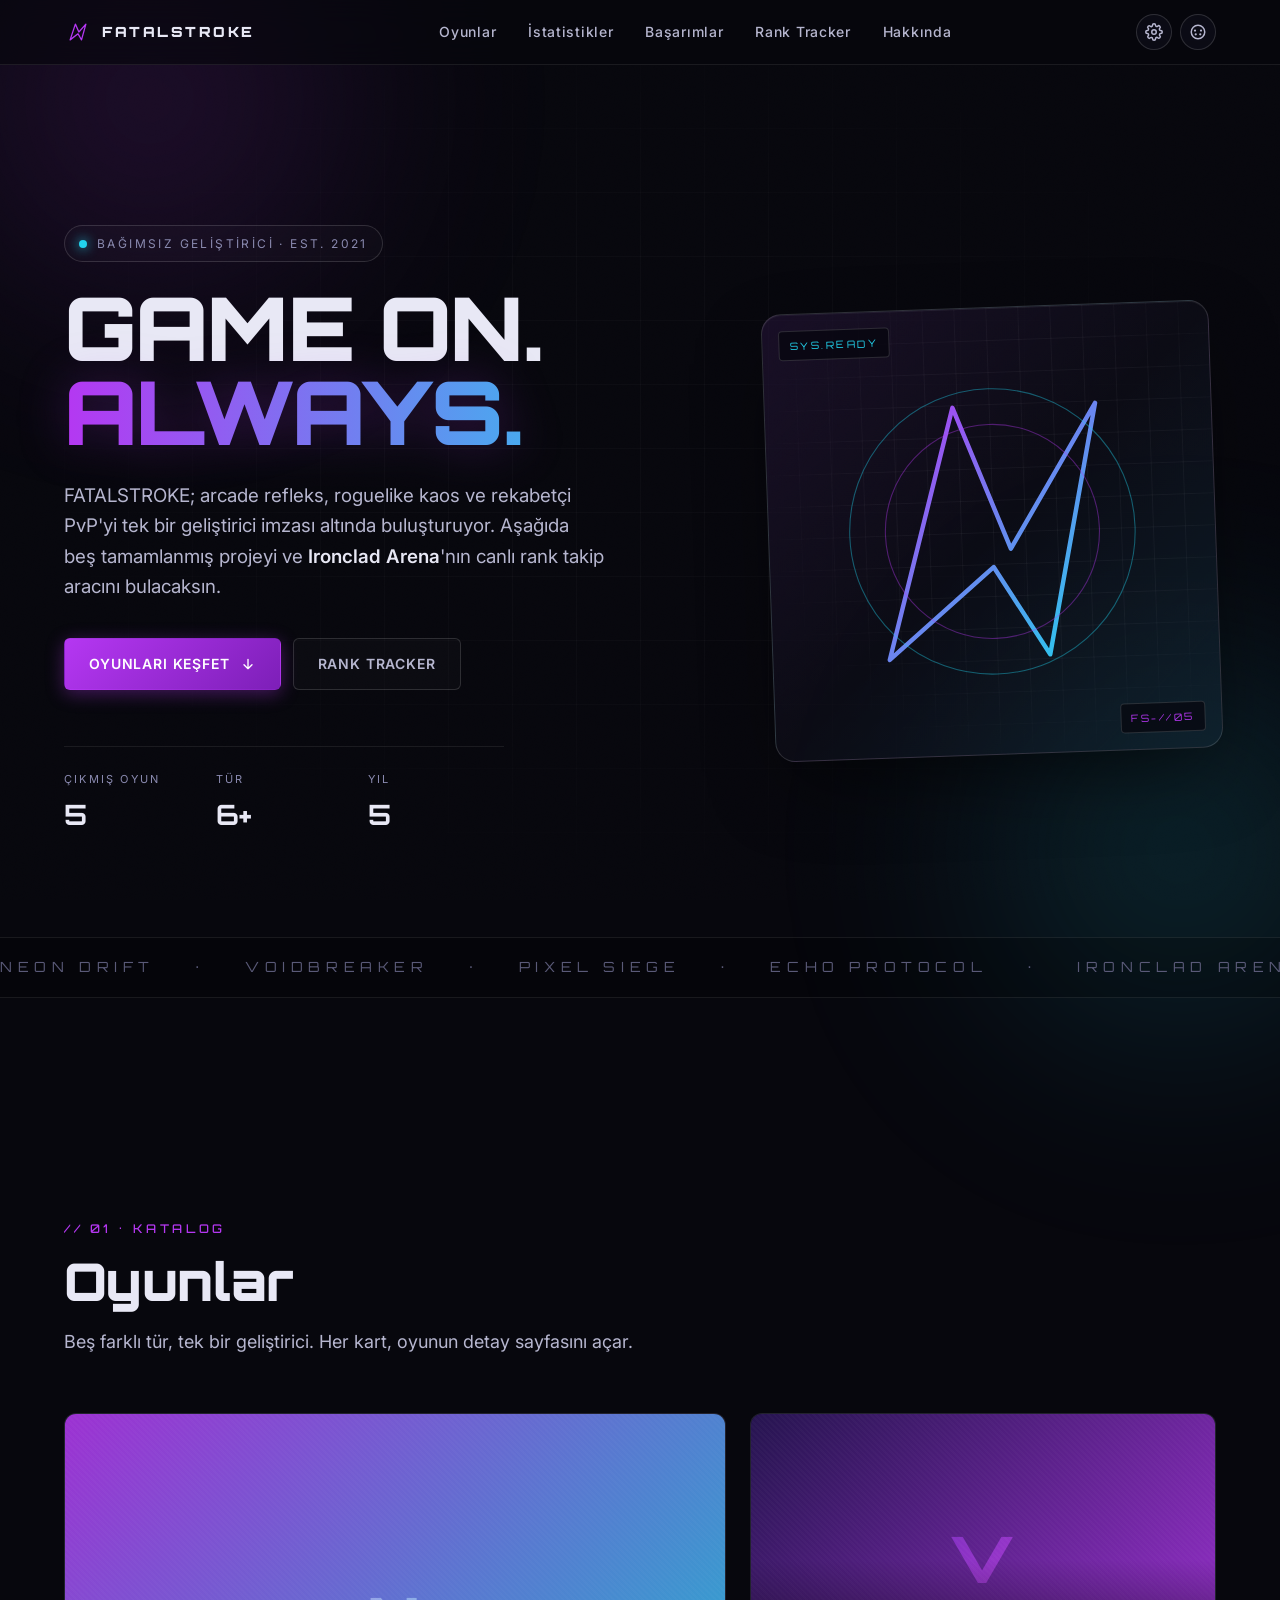
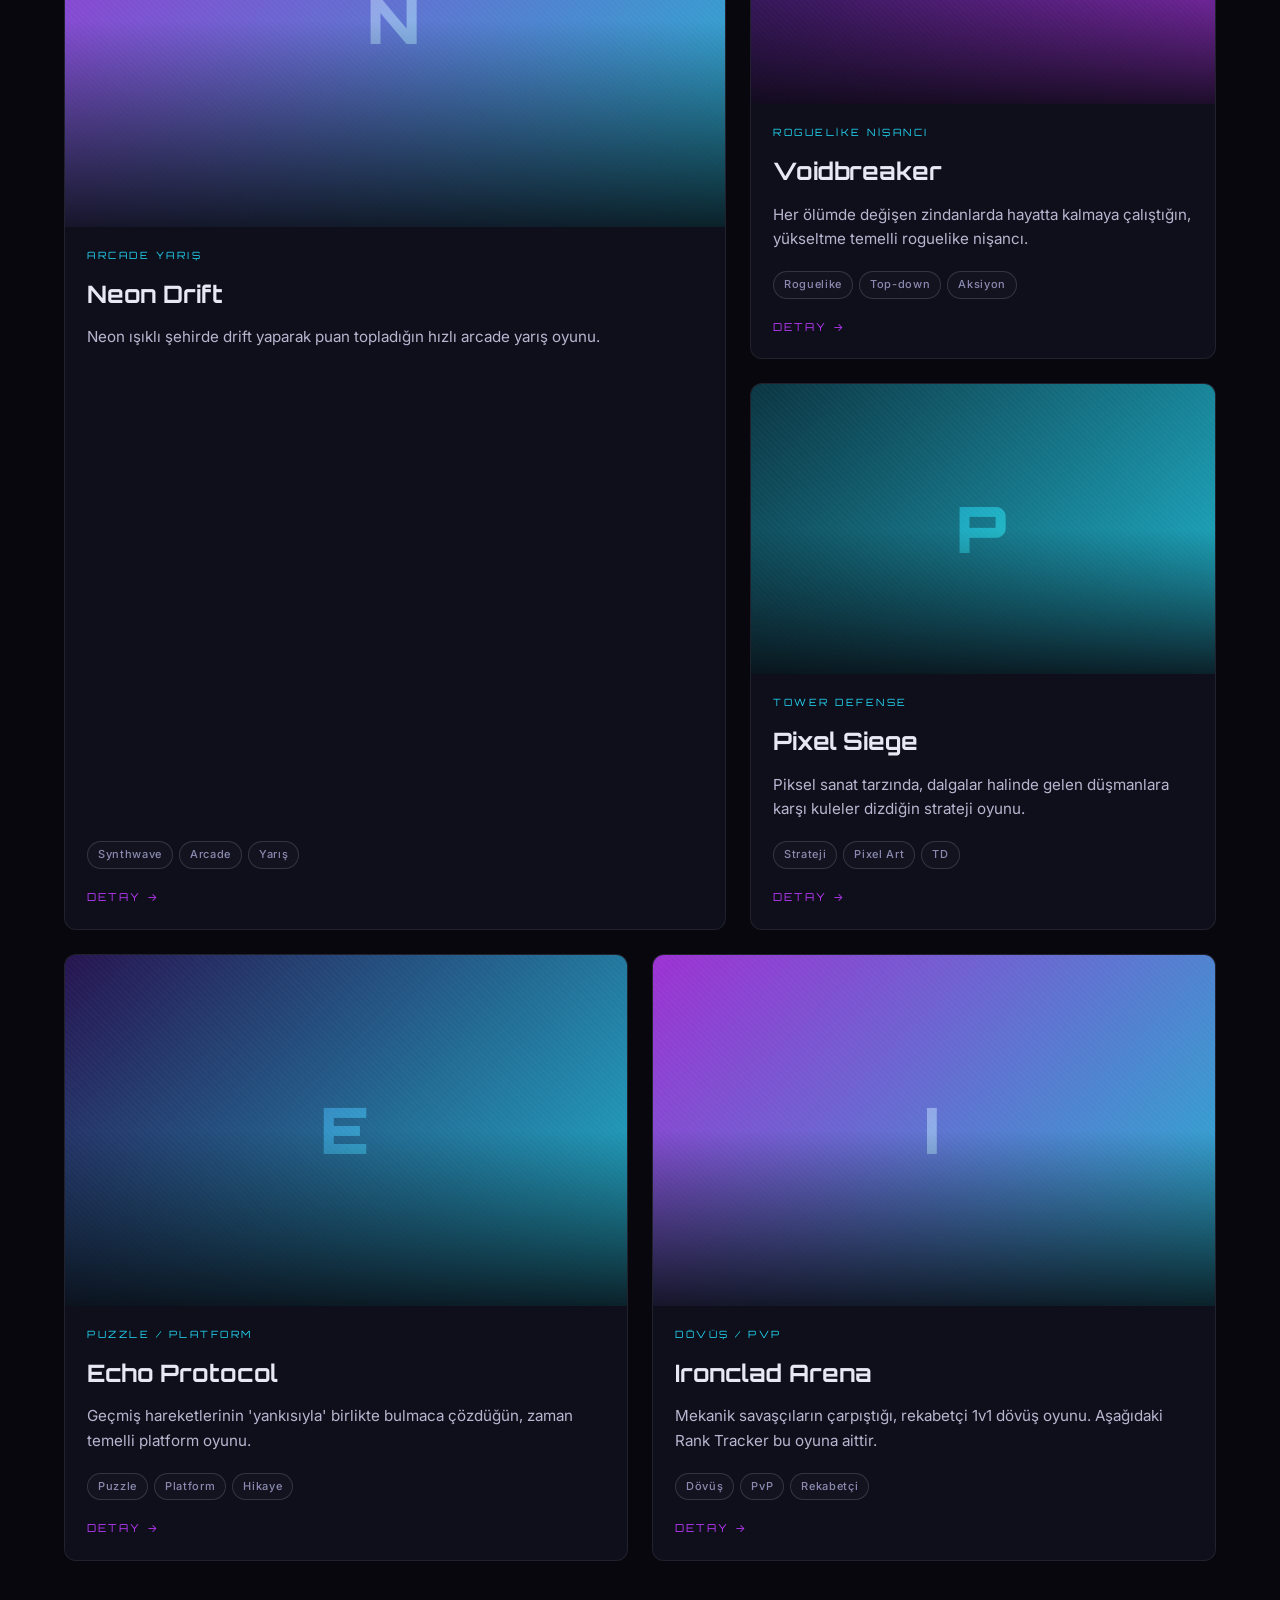
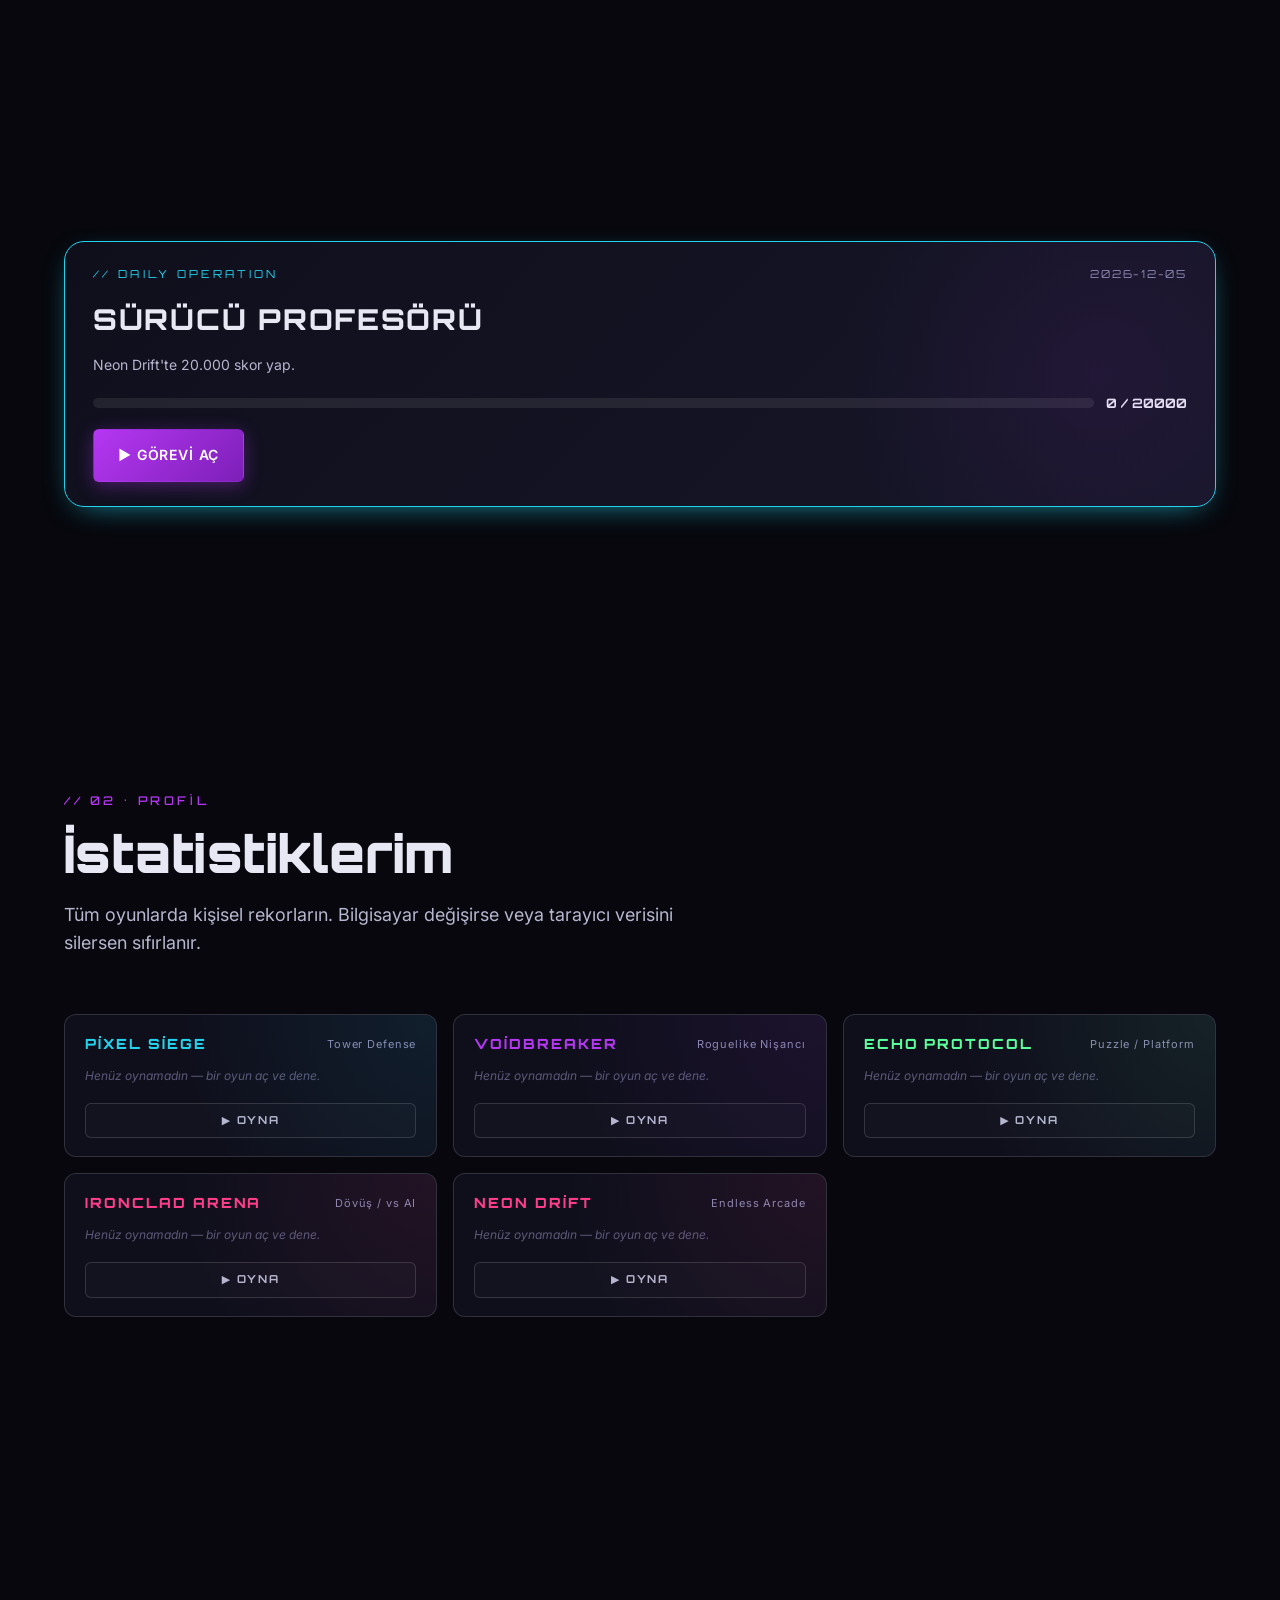
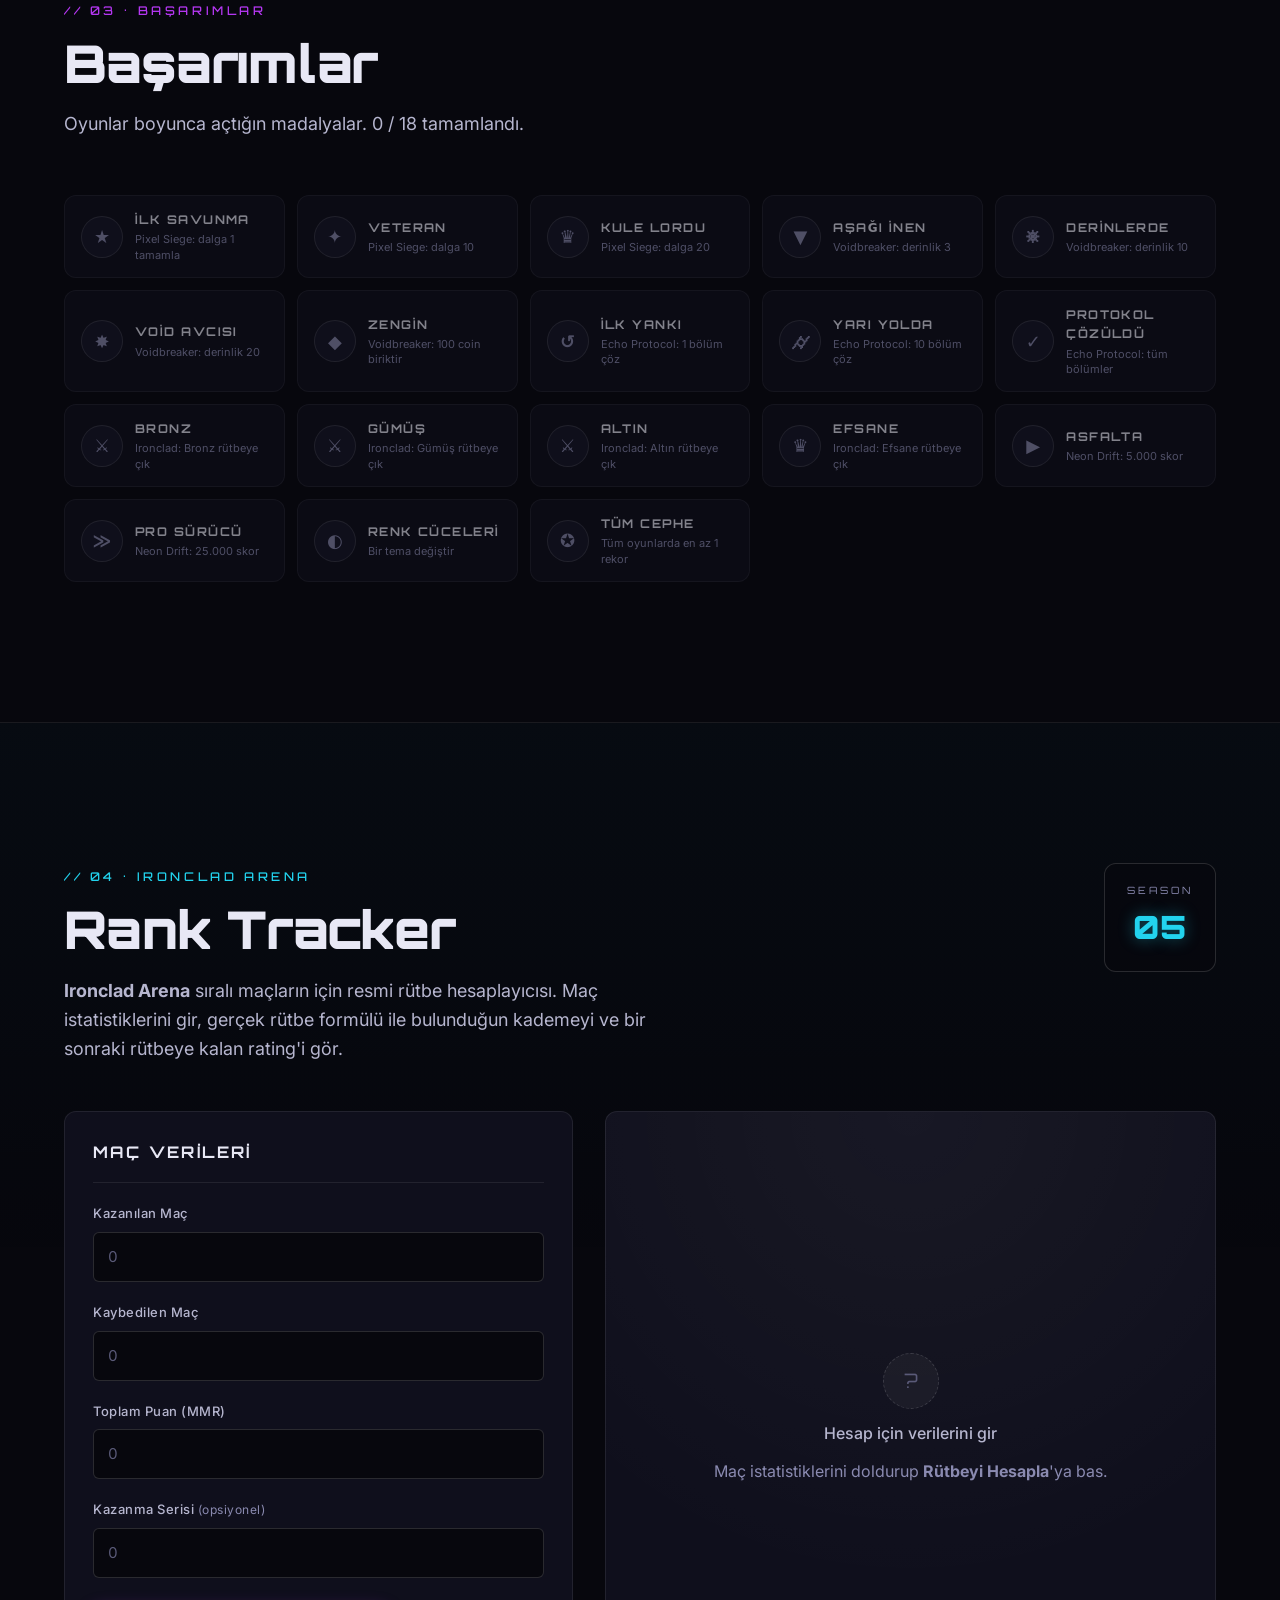
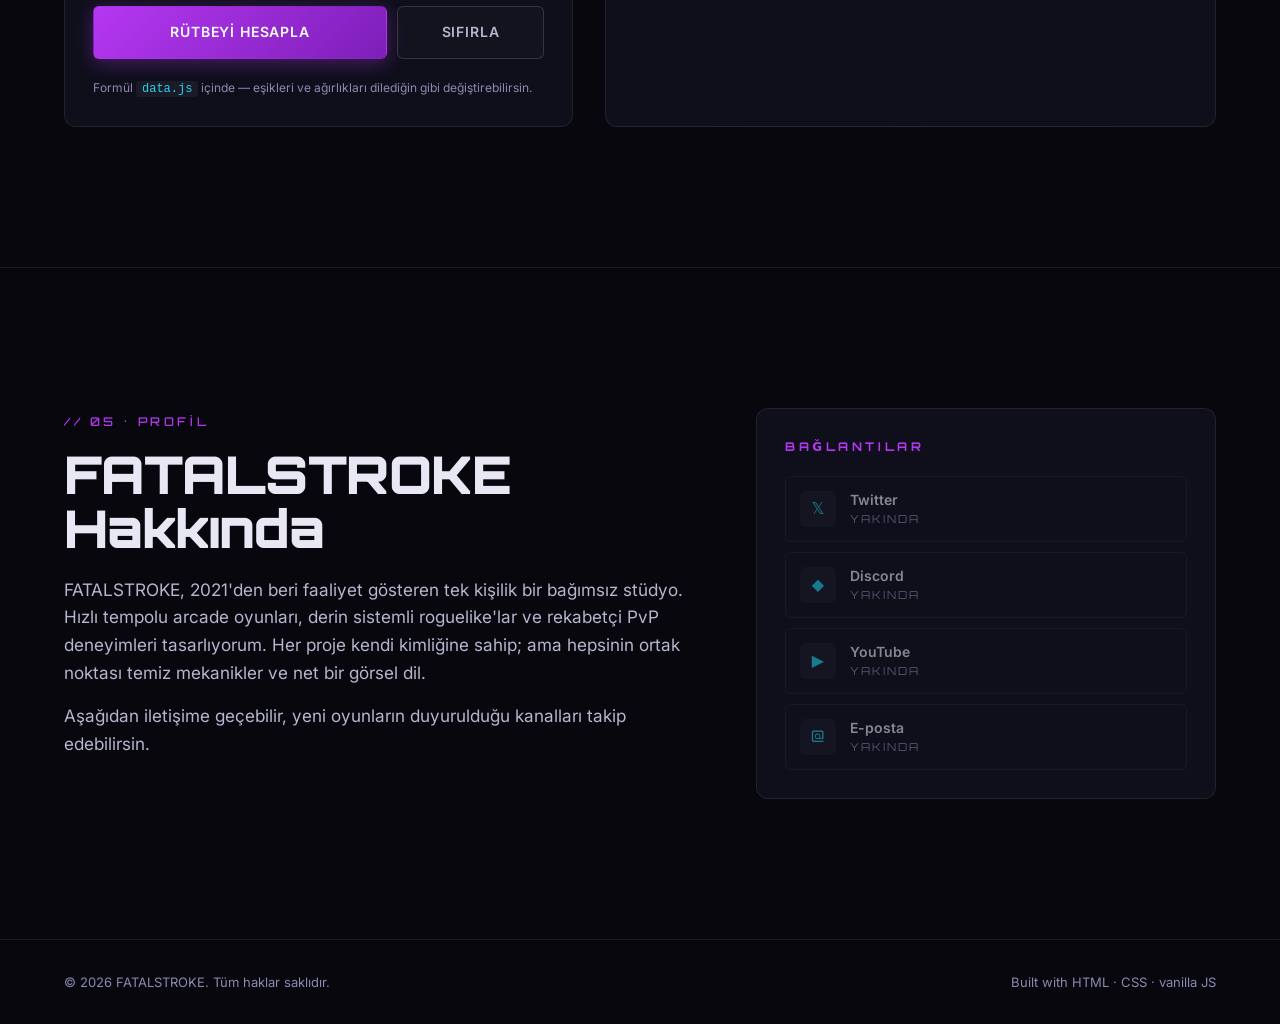
<file: fatalstroke-site/index.html>
<!doctype html>
<html lang="tr">
<head>
  <meta charset="utf-8" />
  <meta name="viewport" content="width=device-width,initial-scale=1,viewport-fit=cover" />
  <meta name="color-scheme" content="dark" />
  <meta name="theme-color" content="#07070d" />

  <title>FATALSTROKE — Bağımsız Oyun Stüdyosu</title>
  <meta name="description"
        content="FATALSTROKE — bağımsız oyun geliştirici. Neon Drift, Voidbreaker, Pixel Siege, Echo Protocol ve Ironclad Arena oyunlarının resmi tanıtım sayfası." />

  <!-- Open Graph / sosyal paylaşım -->
  <meta property="og:type" content="website" />
  <meta property="og:title" content="FATALSTROKE — Bağımsız Oyun Stüdyosu" />
  <meta property="og:description"
        content="Neon dolu arcade'lerden roguelike zindanlara — FATALSTROKE'un tüm oyunlarını tek bir yerden keşfet." />
  <meta property="og:site_name" content="FATALSTROKE" />
  <meta name="twitter:card" content="summary_large_image" />

  <!-- SVG favicon (inline, ek istek yok) -->
  <link rel="icon" type="image/svg+xml" href="data:image/svg+xml;utf8,<svg xmlns='http://www.w3.org/2000/svg' viewBox='0 0 64 64'><rect width='64' height='64' rx='12' fill='%2307070d'/><path d='M14 50 L26 14 L34 32 L50 14 L40 50 L32 36 Z' fill='none' stroke='%23b537f2' stroke-width='3' stroke-linejoin='round'/><path d='M14 50 L26 14 L34 32 L50 14' fill='none' stroke='%2322d3ee' stroke-width='1.5' stroke-linejoin='round' opacity='0.8'/></svg>" />

  <!-- Fontlar: preconnect + display swap (FOIT yok) -->
  <link rel="preconnect" href="https://fonts.googleapis.com" />
  <link rel="preconnect" href="https://fonts.gstatic.com" crossorigin />
  <link rel="stylesheet"
        href="https://fonts.googleapis.com/css2?family=Orbitron:wght@500;700;900&family=Inter:wght@400;500;600;700&display=swap" />

  <link rel="stylesheet" href="styles.css" />
</head>
<body>

  <!-- Arka plan dekorları (sabit, performans dostu) -->
  <div class="bg-grid"   aria-hidden="true"></div>
  <div class="bg-orb bg-orb--purple" aria-hidden="true"></div>
  <div class="bg-orb bg-orb--cyan"   aria-hidden="true"></div>
  <div class="bg-noise"  aria-hidden="true"></div>

  <a class="skip-link" href="#games">İçeriğe geç</a>

  <!-- ============================ NAV ============================ -->
  <header class="site-nav" role="banner">
    <div class="wrap nav-inner">
      <a href="#top" class="brand" aria-label="FATALSTROKE ana sayfa">
        <svg class="brand-mark" viewBox="0 0 64 64" aria-hidden="true">
          <path d="M14 50 L26 14 L34 32 L50 14 L40 50 L32 36 Z"
                fill="none" stroke="currentColor" stroke-width="3" stroke-linejoin="round"/>
        </svg>
        <span class="brand-text">FATALSTROKE</span>
      </a>
      <nav aria-label="Birincil">
        <ul class="nav-links">
          <li><a href="#games">Oyunlar</a></li>
          <li><a href="#stats">İstatistikler</a></li>
          <li><a href="#achievements">Başarımlar</a></li>
          <li><a href="#rank">Rank Tracker</a></li>
          <li><a href="#about">Hakkında</a></li>
        </ul>
      </nav>

      <!-- Sağ üst aksiyon grubu: Ayarlar + Tema -->
      <div class="nav-actions">
      <button type="button" id="settings-toggle" class="theme-toggle settings-toggle"
              aria-label="Ayarlar" title="Ayarlar">
        <svg viewBox="0 0 24 24" aria-hidden="true" fill="none" stroke="currentColor" stroke-width="2" stroke-linecap="round" stroke-linejoin="round">
          <circle cx="12" cy="12" r="3"/>
          <path d="M19.4 15a1.65 1.65 0 0 0 .33 1.82l.06.06a2 2 0 0 1-2.83 2.83l-.06-.06a1.65 1.65 0 0 0-1.82-.33 1.65 1.65 0 0 0-1 1.51V21a2 2 0 0 1-4 0v-.09A1.65 1.65 0 0 0 9 19.4a1.65 1.65 0 0 0-1.82.33l-.06.06a2 2 0 0 1-2.83-2.83l.06-.06a1.65 1.65 0 0 0 .33-1.82 1.65 1.65 0 0 0-1.51-1H3a2 2 0 0 1 0-4h.09A1.65 1.65 0 0 0 4.6 9a1.65 1.65 0 0 0-.33-1.82l-.06-.06a2 2 0 0 1 2.83-2.83l.06.06a1.65 1.65 0 0 0 1.82.33H9a1.65 1.65 0 0 0 1-1.51V3a2 2 0 0 1 4 0v.09a1.65 1.65 0 0 0 1 1.51 1.65 1.65 0 0 0 1.82-.33l.06-.06a2 2 0 0 1 2.83 2.83l-.06.06a1.65 1.65 0 0 0-.33 1.82V9a1.65 1.65 0 0 0 1.51 1H21a2 2 0 0 1 0 4h-.09a1.65 1.65 0 0 0-1.51 1z"/>
        </svg>
      </button>

      <!-- Tema switcher -->
      <div class="theme-switch">
        <button type="button" id="theme-toggle" class="theme-toggle"
                aria-label="Tema rengi seç" aria-haspopup="true" aria-expanded="false">
          <svg viewBox="0 0 24 24" aria-hidden="true" fill="none" stroke="currentColor" stroke-width="2" stroke-linecap="round" stroke-linejoin="round">
            <circle cx="12" cy="12" r="9"/>
            <circle cx="8" cy="10" r="1.5" fill="currentColor" stroke="none"/>
            <circle cx="16" cy="10" r="1.5" fill="currentColor" stroke="none"/>
            <circle cx="9" cy="15" r="1.5" fill="currentColor" stroke="none"/>
            <circle cx="15" cy="15" r="1.5" fill="currentColor" stroke="none"/>
          </svg>
        </button>
        <div id="theme-menu" class="theme-menu" role="menu" hidden>
          <button type="button" class="theme-swatch" data-theme="default"
                  style="--swatch-a:#b537f2;--swatch-b:#22d3ee"
                  aria-label="Neon — mor ve cyan (varsayılan)" role="menuitem"></button>
          <button type="button" class="theme-swatch" data-theme="ember"
                  style="--swatch-a:#ff7a2b;--swatch-b:#f5c542"
                  aria-label="Ember — turuncu ve sarı" role="menuitem"></button>
          <button type="button" class="theme-swatch" data-theme="forest"
                  style="--swatch-a:#5aff9c;--swatch-b:#a8ff36"
                  aria-label="Forest — yeşil ve lime" role="menuitem"></button>
          <button type="button" class="theme-swatch" data-theme="ice"
                  style="--swatch-a:#5a8cff;--swatch-b:#22d3ee"
                  aria-label="Ice — mavi ve cyan" role="menuitem"></button>
          <button type="button" class="theme-swatch" data-theme="rose"
                  style="--swatch-a:#ff3e8a;--swatch-b:#ff9ec4"
                  aria-label="Rose — pembe ve magenta" role="menuitem"></button>
          <button type="button" class="theme-swatch" data-theme="toxic"
                  style="--swatch-a:#c8ff00;--swatch-b:#00ffd5"
                  aria-label="Toxic — lime ve aqua" role="menuitem"></button>
        </div>
      </div>
      </div><!-- /nav-actions -->
    </div>
  </header>

  <main id="top">

    <!-- ============================ HERO ============================ -->
    <section class="hero" aria-labelledby="hero-title">
      <div class="wrap hero-inner">

        <div class="hero-meta">
          <span class="kicker">
            <span class="kicker-dot"></span>
            Bağımsız Geliştirici · Est. 2021
          </span>

          <h1 id="hero-title" class="hero-title">
            <span class="hero-title-line">GAME ON.</span>
            <span class="hero-title-line hero-title-line--accent" data-text="ALWAYS.">ALWAYS.</span>
          </h1>

          <p class="hero-lede">
            FATALSTROKE; arcade refleks, roguelike kaos ve rekabetçi PvP'yi tek
            bir geliştirici imzası altında buluşturuyor. Aşağıda beş tamamlanmış
            projeyi ve <strong>Ironclad Arena</strong>'nın canlı rank takip
            aracını bulacaksın.
          </p>

          <div class="hero-cta">
            <a href="#games" class="btn btn-primary">
              <span>Oyunları Keşfet</span>
              <svg viewBox="0 0 24 24" aria-hidden="true" class="btn-icon"><path d="M12 5v14M6 13l6 6 6-6" fill="none" stroke="currentColor" stroke-width="2" stroke-linecap="round" stroke-linejoin="round"/></svg>
            </a>
            <a href="#rank" class="btn btn-ghost">Rank Tracker</a>
          </div>

          <dl class="hero-stats" aria-label="Stüdyo istatistikleri">
            <div><dt>Çıkmış oyun</dt><dd>5</dd></div>
            <div><dt>Tür</dt><dd>6+</dd></div>
            <div><dt>Yıl</dt><dd>5</dd></div>
          </dl>
        </div>

        <!-- Asimetrik dekoratif panel (mobilde gizli) -->
        <div class="hero-panel" aria-hidden="true">
          <div class="hero-panel-frame">
            <div class="hero-panel-grid"></div>
            <div class="hero-panel-glyph">
              <svg viewBox="0 0 200 200">
                <defs>
                  <linearGradient id="hg1" x1="0" x2="1" y1="0" y2="1">
                    <stop offset="0%"   stop-color="#b537f2"/>
                    <stop offset="100%" stop-color="#22d3ee"/>
                  </linearGradient>
                </defs>
                <path d="M40 170 L80 30 L110 110 L160 30 L130 170 L100 120 Z"
                      fill="none" stroke="url(#hg1)" stroke-width="2.5" stroke-linejoin="round"/>
                <circle cx="100" cy="100" r="80" fill="none" stroke="#22d3ee" stroke-width="0.6" opacity="0.4"/>
                <circle cx="100" cy="100" r="60" fill="none" stroke="#b537f2" stroke-width="0.6" opacity="0.4"/>
              </svg>
            </div>
            <div class="hero-panel-tag hero-panel-tag--tl">SYS.READY</div>
            <div class="hero-panel-tag hero-panel-tag--br">FS-//05</div>
          </div>
        </div>

      </div>

      <div class="hero-marquee" aria-hidden="true">
        <div class="marquee-track">
          <span>NEON DRIFT</span><span>·</span>
          <span>VOIDBREAKER</span><span>·</span>
          <span>PIXEL SIEGE</span><span>·</span>
          <span>ECHO PROTOCOL</span><span>·</span>
          <span>IRONCLAD ARENA</span><span>·</span>
          <span>NEON DRIFT</span><span>·</span>
          <span>VOIDBREAKER</span><span>·</span>
          <span>PIXEL SIEGE</span><span>·</span>
          <span>ECHO PROTOCOL</span><span>·</span>
          <span>IRONCLAD ARENA</span><span>·</span>
        </div>
      </div>
    </section>


    <!-- ============================ GAMES ============================ -->
    <section id="games" class="section" aria-labelledby="games-title">
      <div class="wrap">
        <header class="section-head reveal">
          <span class="section-eyebrow">// 01 · Katalog</span>
          <h2 id="games-title" class="section-title">Oyunlar</h2>
          <p class="section-sub">
            Beş farklı tür, tek bir geliştirici. Her kart, oyunun detay sayfasını açar.
          </p>
        </header>

        <!-- Kart grid'i app.js içinde dolduruluyor (data.js'den) -->
        <div id="games-grid" class="games-grid"></div>
      </div>
    </section>


    <!-- ============================ DAILY CHALLENGE ============================ -->
    <section id="daily" class="section section--daily" aria-labelledby="daily-title">
      <div class="wrap">
        <div id="daily-card" class="daily-card reveal">
          <div class="daily-head">
            <span class="daily-eyebrow">// DAILY OPERATION</span>
            <span class="daily-date" id="daily-date">—</span>
          </div>
          <h3 class="daily-title" id="daily-name">Günün Görevi</h3>
          <p class="daily-desc" id="daily-desc">—</p>
          <div class="daily-progress">
            <div class="daily-progress-bar"><div class="daily-progress-fill" id="daily-fill"></div></div>
            <span class="daily-progress-text" id="daily-progress-text">0/0</span>
          </div>
          <div class="daily-actions">
            <button type="button" id="daily-play" class="btn btn-primary">▶ Görevi Aç</button>
            <span class="daily-status" id="daily-status"></span>
          </div>
        </div>
      </div>
    </section>


    <!-- ============================ STATS HUB ============================ -->
    <section id="stats" class="section section--stats" aria-labelledby="stats-title">
      <div class="wrap">
        <header class="section-head reveal">
          <span class="section-eyebrow">// 02 · Profil</span>
          <h2 id="stats-title" class="section-title">İstatistiklerim</h2>
          <p class="section-sub">
            Tüm oyunlarda kişisel rekorların. Bilgisayar değişirse veya tarayıcı verisini silersen sıfırlanır.
          </p>
        </header>
        <div id="stats-grid" class="stats-grid"></div>
      </div>
    </section>


    <!-- ============================ ACHIEVEMENTS ============================ -->
    <section id="achievements" class="section section--achievements" aria-labelledby="ach-title">
      <div class="wrap">
        <header class="section-head reveal">
          <span class="section-eyebrow">// 03 · Başarımlar</span>
          <h2 id="ach-title" class="section-title">Başarımlar</h2>
          <p class="section-sub">
            Oyunlar boyunca açtığın madalyalar. <span id="ach-progress">0 / 0</span> tamamlandı.
          </p>
        </header>
        <div id="ach-grid" class="ach-grid"></div>
      </div>
    </section>


    <!-- ============================ RANK TRACKER ============================ -->
    <section id="rank" class="section section--rank" aria-labelledby="rank-title">
      <div class="wrap">
        <header class="rank-head reveal">
          <div>
            <span class="section-eyebrow section-eyebrow--cyan">// 04 · Ironclad Arena</span>
            <h2 id="rank-title" class="section-title">Rank Tracker</h2>
            <p class="section-sub">
              <strong>Ironclad Arena</strong> sıralı maçların için resmi rütbe
              hesaplayıcısı. Maç istatistiklerini gir, gerçek rütbe formülü ile
              bulunduğun kademeyi ve bir sonraki rütbeye kalan rating'i gör.
            </p>
          </div>
          <div class="rank-head-badge" aria-hidden="true">
            <span>SEASON</span>
            <strong>05</strong>
          </div>
        </header>

        <div class="rank-app reveal">
          <form id="rank-form" class="rank-form" novalidate>
            <h3 class="rank-form-title">Maç Verileri</h3>

            <div class="field">
              <label for="f-wins">Kazanılan Maç</label>
              <input id="f-wins" name="wins" type="number" inputmode="numeric"
                     min="0" step="1" placeholder="0" />
            </div>

            <div class="field">
              <label for="f-losses">Kaybedilen Maç</label>
              <input id="f-losses" name="losses" type="number" inputmode="numeric"
                     min="0" step="1" placeholder="0" />
            </div>

            <div class="field">
              <label for="f-mmr">Toplam Puan (MMR)</label>
              <input id="f-mmr" name="mmr" type="number" inputmode="numeric"
                     min="0" step="1" placeholder="0" />
            </div>

            <div class="field">
              <label for="f-streak">Kazanma Serisi <span class="field-hint">(opsiyonel)</span></label>
              <input id="f-streak" name="streak" type="number" inputmode="numeric"
                     min="0" step="1" placeholder="0" />
            </div>

            <div class="rank-form-actions">
              <button type="submit" class="btn btn-primary btn-block">
                Rütbeyi Hesapla
              </button>
              <button type="reset" class="btn btn-ghost btn-block">Sıfırla</button>
            </div>

            <p class="rank-form-note">
              Formül <code>data.js</code> içinde — eşikleri ve ağırlıkları
              dilediğin gibi değiştirebilirsin.
            </p>
          </form>

          <!-- Sonuç paneli (JS doldurur) -->
          <div id="rank-result" class="rank-result"
               role="region" aria-live="polite" aria-label="Rütbe sonucu"></div>
        </div>
      </div>
    </section>


    <!-- ============================ ABOUT ============================ -->
    <section id="about" class="section section--about" aria-labelledby="about-title">
      <div class="wrap about-grid">
        <div class="reveal">
          <span class="section-eyebrow">// 05 · Profil</span>
          <h2 id="about-title" class="section-title">FATALSTROKE Hakkında</h2>
          <p class="about-text">
            FATALSTROKE, 2021'den beri faaliyet gösteren tek kişilik bir
            bağımsız stüdyo. Hızlı tempolu arcade oyunları, derin sistemli
            roguelike'lar ve rekabetçi PvP deneyimleri tasarlıyorum. Her proje
            kendi kimliğine sahip; ama hepsinin ortak noktası temiz mekanikler
            ve net bir görsel dil.
          </p>
          <p class="about-text">
            Aşağıdan iletişime geçebilir, yeni oyunların duyurulduğu kanalları
            takip edebilirsin.
          </p>
        </div>

        <aside class="about-card reveal" aria-label="İletişim ve sosyal bağlantılar">
          <h3 class="about-card-title">Bağlantılar</h3>
          <ul class="social-list" role="list">
            <li><span class="social-link social-link--soon" aria-label="Twitter — yakında">
              <span class="social-icon" aria-hidden="true">𝕏</span>
              <span class="social-meta">
                <span class="social-name">Twitter</span>
                <span class="social-handle">Yakında</span>
              </span>
            </span></li>
            <li><span class="social-link social-link--soon" aria-label="Discord — yakında">
              <span class="social-icon" aria-hidden="true">◆</span>
              <span class="social-meta">
                <span class="social-name">Discord</span>
                <span class="social-handle">Yakında</span>
              </span>
            </span></li>
            <li><span class="social-link social-link--soon" aria-label="YouTube — yakında">
              <span class="social-icon" aria-hidden="true">▶</span>
              <span class="social-meta">
                <span class="social-name">YouTube</span>
                <span class="social-handle">Yakında</span>
              </span>
            </span></li>
            <li><span class="social-link social-link--soon" aria-label="E-posta — yakında">
              <span class="social-icon" aria-hidden="true">@</span>
              <span class="social-meta">
                <span class="social-name">E-posta</span>
                <span class="social-handle">Yakında</span>
              </span>
            </span></li>
          </ul>
        </aside>
      </div>
    </section>

  </main>

  <!-- ============================ FOOTER ============================ -->
  <footer class="site-footer" role="contentinfo">
    <div class="wrap footer-inner">
      <span>© <span id="year"></span> FATALSTROKE. Tüm haklar saklıdır.</span>
      <span class="footer-meta">Built with HTML · CSS · vanilla JS</span>
    </div>
  </footer>


  <!-- ============================ PLAYABLE GAME OVERLAY (iframe) ============================ -->
  <div id="play-overlay" class="play-overlay" role="dialog" aria-modal="true"
       aria-labelledby="play-overlay-title" hidden>
    <div class="play-overlay-bar">
      <span class="play-overlay-title" id="play-overlay-title"></span>
      <div class="play-overlay-actions">
        <a id="play-overlay-newtab" class="play-overlay-link"
           href="#" target="_blank" rel="noopener" aria-label="Yeni sekmede aç">
          <span aria-hidden="true">↗</span> Yeni sekme
        </a>
        <button type="button" id="play-overlay-close" class="play-overlay-close"
                aria-label="Oyunu kapat">
          <svg viewBox="0 0 24 24" aria-hidden="true">
            <path d="M6 6l12 12M18 6L6 18" fill="none" stroke="currentColor"
                  stroke-width="2" stroke-linecap="round"/>
          </svg>
        </button>
      </div>
    </div>
    <iframe id="play-overlay-frame" class="play-overlay-frame" src="about:blank"
            title="Oynanabilir oyun" allow="autoplay; fullscreen"></iframe>
  </div>


  <!-- ============================ SETTINGS MODAL ============================ -->
  <div id="settings-modal" class="modal" role="dialog" aria-modal="true"
       aria-labelledby="settings-title" hidden>
    <div class="modal-backdrop" data-close-settings></div>
    <div class="modal-panel modal-panel--narrow" tabindex="-1">
      <button type="button" class="modal-close" data-close-settings aria-label="Kapat">
        <svg viewBox="0 0 24 24" aria-hidden="true"><path d="M6 6l12 12M18 6l-12 12" fill="none" stroke="currentColor" stroke-width="2" stroke-linecap="round"/></svg>
      </button>
      <div class="modal-body settings-body">
        <span class="modal-eyebrow">// PREFERENCES</span>
        <h2 id="settings-title" class="modal-title">Ayarlar</h2>
        <p class="settings-note">Bu ayarlar tüm oyunlara uygulanır. Tarayıcına kalıcı kaydedilir.</p>

        <div class="settings-row">
          <div>
            <div class="settings-label">Master Sessiz</div>
            <div class="settings-desc">Tüm oyun seslerini kısar.</div>
          </div>
          <label class="switch">
            <input type="checkbox" id="set-mute" />
            <span class="switch-track"><span class="switch-thumb"></span></span>
          </label>
        </div>

        <div class="settings-row">
          <div>
            <div class="settings-label">Efektleri Azalt</div>
            <div class="settings-desc">Ekran sallama ve fazla parçacık efektini kapatır (performans dostu).</div>
          </div>
          <label class="switch">
            <input type="checkbox" id="set-reduce" />
            <span class="switch-track"><span class="switch-thumb"></span></span>
          </label>
        </div>

        <div class="settings-row">
          <div>
            <div class="settings-label">Hareket Azaltma</div>
            <div class="settings-desc">UI animasyonlarını minimuma indirir.</div>
          </div>
          <label class="switch">
            <input type="checkbox" id="set-reducemotion" />
            <span class="switch-track"><span class="switch-thumb"></span></span>
          </label>
        </div>

        <div class="settings-actions">
          <button type="button" id="set-reset" class="btn btn-ghost">Varsayılana Dön</button>
        </div>
      </div>
    </div>
  </div>


  <!-- ============================ GAME DETAIL MODAL ============================ -->
  <div id="game-modal" class="modal" role="dialog" aria-modal="true"
       aria-labelledby="modal-title" hidden>
    <div class="modal-backdrop" data-close-modal></div>
    <div class="modal-panel" tabindex="-1">
      <button type="button" class="modal-close" data-close-modal aria-label="Kapat">
        <svg viewBox="0 0 24 24" aria-hidden="true"><path d="M6 6l12 12M18 6l-12 12" fill="none" stroke="currentColor" stroke-width="2" stroke-linecap="round"/></svg>
      </button>
      <div id="modal-body" class="modal-body"></div>
    </div>
  </div>

  <script src="data.js" defer></script>
  <script src="app.js"  defer></script>
</body>
</html>
</file>
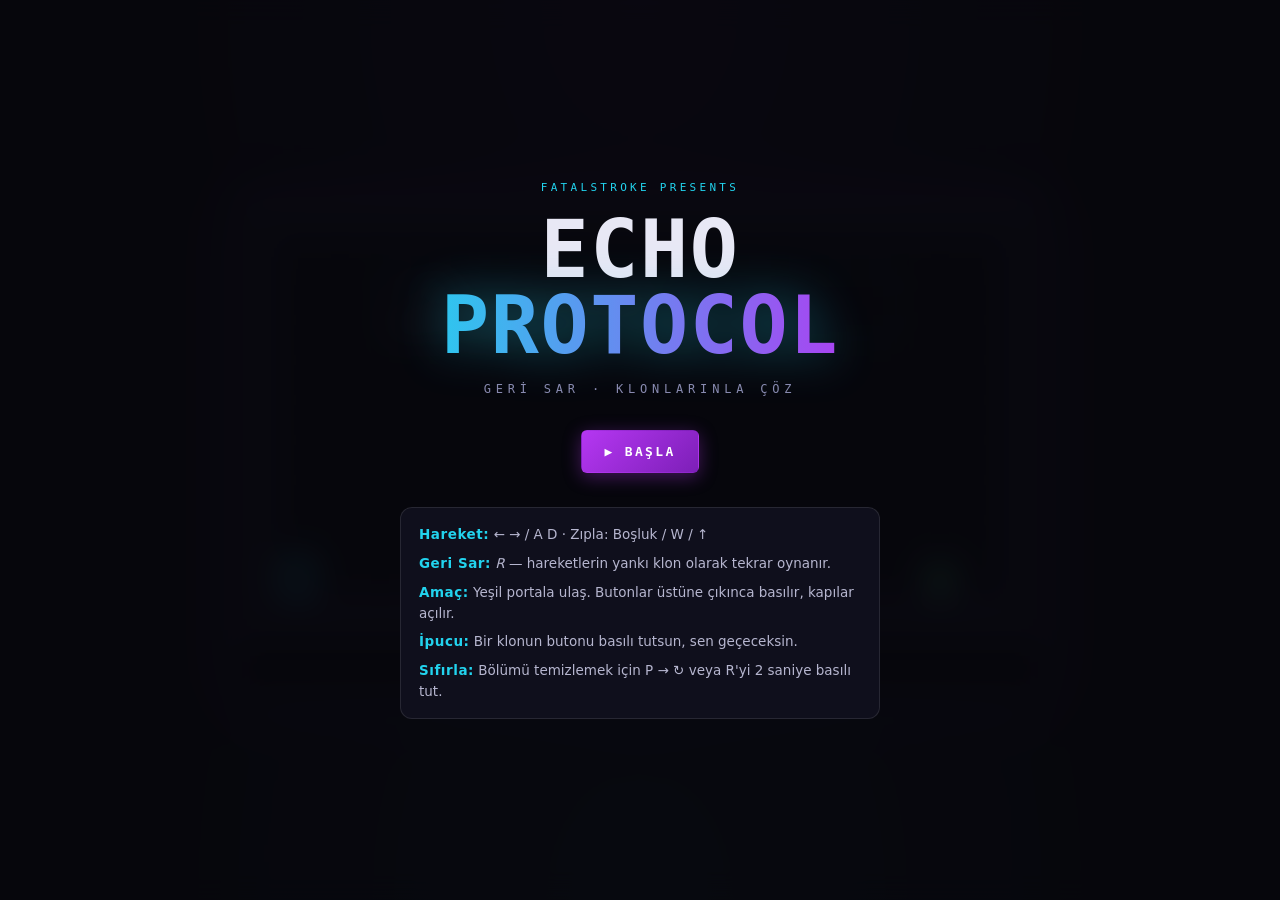
<file: fatalstroke-site/games/echo-protocol/index.html>
<!doctype html>
<html lang="tr">
<head>
  <meta charset="utf-8" />
  <meta name="viewport" content="width=device-width,initial-scale=1,viewport-fit=cover,user-scalable=no" />
  <meta name="color-scheme" content="dark" />
  <meta name="theme-color" content="#07070d" />
  <title>ECHO PROTOCOL — FATALSTROKE</title>
  <meta name="description" content="Geri sarma ve yankı klonlarıyla çözülen neon puzzle-platform — FATALSTROKE." />

  <link rel="icon" type="image/svg+xml"
        href="data:image/svg+xml;utf8,<svg xmlns='http://www.w3.org/2000/svg' viewBox='0 0 64 64'><rect width='64' height='64' rx='12' fill='%2307070d'/><circle cx='24' cy='32' r='11' fill='none' stroke='%2322d3ee' stroke-width='3'/><circle cx='40' cy='32' r='11' fill='none' stroke='%23b537f2' stroke-width='3' opacity='0.6'/></svg>" />

  <link rel="stylesheet" href="game.css" />
</head>
<body>

  <main id="stage" aria-label="Echo Protocol oyun alanı">

    <canvas id="game" width="800" height="500" aria-hidden="true"></canvas>

    <!-- ============== TITLE ============== -->
    <section id="screen-title" class="overlay">
      <div class="overlay-inner">
        <p class="eyebrow">FATALSTROKE PRESENTS</p>
        <h1 class="game-title">
          <span class="game-title-line">ECHO</span>
          <span class="game-title-line game-title-line--accent">PROTOCOL</span>
        </h1>
        <p class="game-tagline">Geri Sar · Klonlarınla Çöz</p>

        <div class="actions">
          <button type="button" id="btn-start" class="btn btn-primary">▶ Başla</button>
        </div>

        <ul class="howto" aria-label="Nasıl oynanır">
          <li><strong>Hareket:</strong> ← → / A D · Zıpla: Boşluk / W / ↑</li>
          <li><strong>Geri Sar:</strong> <em>R</em> — hareketlerin yankı klon olarak tekrar oynanır.</li>
          <li><strong>Amaç:</strong> Yeşil portala ulaş. Butonlar üstüne çıkınca basılır, kapılar açılır.</li>
          <li><strong>İpucu:</strong> Bir klonun butonu basılı tutsun, sen geçeceksin.</li>
          <li><strong>Sıfırla:</strong> Bölümü temizlemek için P → ↻ veya R'yi 2 saniye basılı tut.</li>
        </ul>
      </div>
    </section>

    <!-- ============== PAUSE ============== -->
    <section id="screen-pause" class="overlay overlay--dim" hidden>
      <div class="overlay-inner">
        <h2 class="screen-title">DURAKLATILDI</h2>
        <div class="actions">
          <button type="button" id="btn-resume" class="btn btn-primary">▶ Devam</button>
          <button type="button" id="btn-pause-restart" class="btn btn-ghost">↻ Bölümü Sıfırla</button>
          <button type="button" id="btn-pause-quit" class="btn btn-ghost">Ana Menü</button>
        </div>
      </div>
    </section>

    <!-- ============== LEVEL COMPLETE ============== -->
    <section id="screen-level" class="overlay" hidden>
      <div class="overlay-inner">
        <p class="eyebrow eyebrow--win" id="level-eyebrow">// SECTOR CLEAR</p>
        <h2 class="screen-title" id="level-title">BÖLÜM TAMAM</h2>
        <div class="score-card">
          <div class="score-row">
            <span class="score-label">Süre</span>
            <span class="score-value" id="level-time">0.0s</span>
          </div>
          <div class="score-row">
            <span class="score-label">Kullanılan Klon</span>
            <span class="score-value" id="level-clones">0</span>
          </div>
          <div class="score-row">
            <span class="score-label">En İyi Süre</span>
            <span class="score-value score-value--soft" id="level-best">—</span>
          </div>
          <div id="level-newbest" class="newbest" hidden>★ Yeni rekor!</div>
        </div>
        <div class="actions actions--row">
          <button type="button" id="btn-level-next"  class="btn btn-primary">▶ Sonraki</button>
          <button type="button" id="btn-level-retry" class="btn btn-ghost">↻ Tekrar</button>
          <button type="button" id="btn-level-quit"  class="btn btn-ghost">Menü</button>
        </div>
      </div>
    </section>

    <!-- ============== ALL CLEAR ============== -->
    <section id="screen-done" class="overlay" hidden>
      <div class="overlay-inner">
        <p class="eyebrow eyebrow--win">// PROTOCOL COMPLETE</p>
        <h2 class="screen-title">TÜM PROTOKOL ÇÖZÜLDÜ</h2>
        <p class="won-subtitle">Tüm bölümleri yankılarınla çözdün. Zincir kırıldı.</p>
        <div class="actions actions--row">
          <button type="button" id="btn-done-restart" class="btn btn-primary">↻ Baştan Başla</button>
          <button type="button" id="btn-done-quit"    class="btn btn-ghost">Menü</button>
        </div>
      </div>
    </section>

    <!-- ============== HUD ============== -->
    <div id="hud-top" class="hud-top" hidden>
      <div class="hud-stats">
        <span class="stat" aria-label="Bölüm">
          <span class="stat-icon" aria-hidden="true">◧</span>
          <span class="stat-value">
            <span id="stat-level">1</span><span class="stat-sub">/<span id="stat-level-max">1</span></span>
          </span>
        </span>
        <span class="stat" aria-label="Klonlar">
          <span class="stat-icon" aria-hidden="true">⟳</span>
          <span class="stat-value">
            <span id="stat-clones">0</span><span class="stat-sub">/<span id="stat-clones-max">0</span></span>
          </span>
        </span>
        <span class="stat" aria-label="Döngü süresi">
          <span class="stat-icon" aria-hidden="true">◷</span>
          <span class="stat-value" id="stat-loop">0.0s</span>
        </span>
      </div>
      <div class="hud-actions">
        <button type="button" id="btn-mute" class="hud-btn" aria-label="Sesi aç/kapa" aria-pressed="false">
          <span aria-hidden="true" data-on>♪</span>
          <span aria-hidden="true" data-off hidden>✕</span>
        </button>
        <button type="button" id="btn-restart" class="hud-btn" aria-label="Bölümü sıfırla">↻</button>
        <button type="button" id="btn-pause" class="hud-btn" aria-label="Duraklat">II</button>
      </div>
    </div>

    <!-- ============== MOBILE CONTROLS ============== -->
    <div id="mctrls" class="mctrls" hidden>
      <div class="mctrls-side mctrls-side--left">
        <button type="button" class="mbtn" id="mb-left"  aria-label="Sol">◀</button>
        <button type="button" class="mbtn" id="mb-right" aria-label="Sağ">▶</button>
      </div>
      <div class="mctrls-side mctrls-side--right">
        <button type="button" class="mbtn mbtn--rewind" id="mb-rewind" aria-label="Geri sar">↺</button>
        <button type="button" class="mbtn mbtn--jump"   id="mb-jump"   aria-label="Zıpla">▲</button>
      </div>
    </div>

  </main>

  <script src="game.js" defer></script>
  <script>
    (function() {
      function hexToRgba(hex, a) {
        hex = hex.replace('#','');
        var r = parseInt(hex.slice(0,2),16), g = parseInt(hex.slice(2,4),16), b = parseInt(hex.slice(4,6),16);
        return 'rgba('+r+','+g+','+b+','+a+')';
      }
      function applyTheme(d) {
        var s = document.documentElement.style;
        if (d.accent)  { s.setProperty('--accent',  d.accent);  s.setProperty('--accent-soft',  hexToRgba(d.accent, 0.18)); }
        if (d.accent2) { s.setProperty('--accent-2',d.accent2); s.setProperty('--accent-2-soft',hexToRgba(d.accent2, 0.18)); }
      }
      function applySettings(s) {
        window.__fsSettings = s;
        if (typeof s.mute === 'boolean') {
          var btn = document.getElementById('btn-mute');
          if (btn) {
            var currently = btn.getAttribute('aria-pressed') === 'true';
            if (s.mute !== currently) btn.click();
          }
        }
        if (s.reduceMotion) document.documentElement.classList.add('reduce-motion');
        else document.documentElement.classList.remove('reduce-motion');
      }
      window.addEventListener('message', function(e) {
        if (!e.data) return;
        if (e.data.type === 'fs-theme')    applyTheme(e.data);
        if (e.data.type === 'fs-settings') applySettings(e.data);
      });
      if (window.parent !== window) {
        try { window.parent.postMessage({ type: 'fs-theme-request' }, '*'); } catch (e) {}
      }
    })();
  </script>
</body>
</html>
</file>
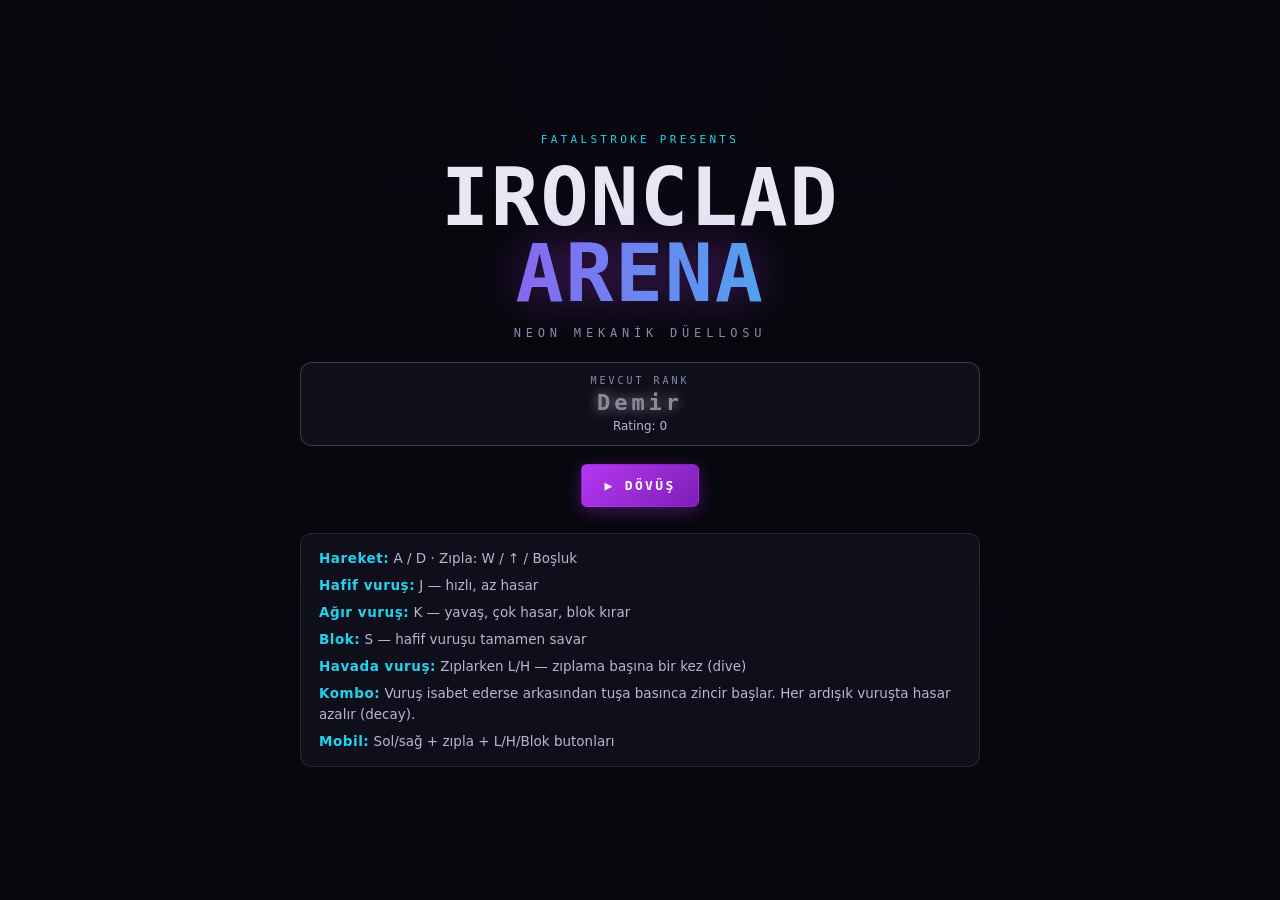
<file: fatalstroke-site/games/ironclad-arena/index.html>
<!doctype html>
<html lang="tr">
<head>
  <meta charset="utf-8" />
  <meta name="viewport" content="width=device-width,initial-scale=1,viewport-fit=cover,user-scalable=no" />
  <meta name="color-scheme" content="dark" />
  <meta name="theme-color" content="#07070d" />
  <title>IRONCLAD ARENA — FATALSTROKE</title>
  <meta name="description" content="Neon mekanik savaşçı düellosu — FATALSTROKE." />

  <link rel="icon" type="image/svg+xml"
        href="data:image/svg+xml;utf8,<svg xmlns='http://www.w3.org/2000/svg' viewBox='0 0 64 64'><rect width='64' height='64' rx='12' fill='%2307070d'/><path d='M16 14 L32 22 L48 14 L48 36 L32 50 L16 36 Z' fill='none' stroke='%2322d3ee' stroke-width='3' stroke-linejoin='round'/><circle cx='32' cy='30' r='3' fill='%23b537f2'/></svg>" />

  <link rel="stylesheet" href="game.css" />
</head>
<body>

  <main id="stage" aria-label="Ironclad Arena oyun alanı">

    <canvas id="game" width="800" height="500" aria-hidden="true"></canvas>

    <!-- ============== TITLE ============== -->
    <section id="screen-title" class="overlay">
      <div class="overlay-inner overlay-inner--wide">
        <p class="eyebrow">FATALSTROKE PRESENTS</p>
        <h1 class="game-title">
          <span class="game-title-line">IRONCLAD</span>
          <span class="game-title-line game-title-line--accent">ARENA</span>
        </h1>
        <p class="game-tagline">Neon Mekanik Düellosu</p>

        <div class="rank-display">
          <span class="rank-display-label">Mevcut Rank</span>
          <strong class="rank-display-name" id="rank-name">—</strong>
          <span class="rank-display-rating">Rating: <span id="rank-rating">0</span></span>
        </div>

        <div class="actions">
          <button type="button" id="btn-start" class="btn btn-primary">▶ Dövüş</button>
        </div>

        <ul class="howto" aria-label="Kontroller">
          <li><strong>Hareket:</strong> A / D · Zıpla: W / ↑ / Boşluk</li>
          <li><strong>Hafif vuruş:</strong> J — hızlı, az hasar</li>
          <li><strong>Ağır vuruş:</strong> K — yavaş, çok hasar, blok kırar</li>
          <li><strong>Blok:</strong> S — hafif vuruşu tamamen savar</li>
          <li><strong>Havada vuruş:</strong> Zıplarken L/H — zıplama başına bir kez (dive)</li>
          <li><strong>Kombo:</strong> Vuruş isabet ederse arkasından tuşa basınca zincir başlar. Her ardışık vuruşta hasar azalır (decay).</li>
          <li><strong>Mobil:</strong> Sol/sağ + zıpla + L/H/Blok butonları</li>
        </ul>
      </div>
    </section>

    <!-- ============== CHARACTER SELECT ============== -->
    <section id="screen-select" class="overlay" hidden>
      <div class="overlay-inner overlay-inner--wide">
        <p class="eyebrow">// SELECT FIGHTER</p>
        <h2 class="screen-title">SAVAŞÇI SEÇ</h2>
        <div id="char-cards" class="char-cards"></div>

        <p class="eyebrow" style="margin-top:8px">// DIFFICULTY</p>
        <div id="diff-row" class="diff-row">
          <button type="button" class="diff-btn" data-diff="training">Antrenman</button>
          <button type="button" class="diff-btn" data-diff="easy">Kolay</button>
          <button type="button" class="diff-btn diff-btn--active" data-diff="medium">Orta</button>
          <button type="button" class="diff-btn" data-diff="hard">Zor</button>
        </div>

        <div class="actions actions--row" style="margin-top:14px">
          <button type="button" id="btn-fight" class="btn btn-primary" disabled>▶ Başla</button>
          <button type="button" id="btn-select-back" class="btn btn-ghost">◀ Geri</button>
        </div>
      </div>
    </section>

    <!-- ============== PAUSE ============== -->
    <section id="screen-pause" class="overlay overlay--dim" hidden>
      <div class="overlay-inner">
        <h2 class="screen-title">DURAKLATILDI</h2>
        <div class="actions">
          <button type="button" id="btn-resume" class="btn btn-primary">▶ Devam</button>
          <button type="button" id="btn-pause-quit" class="btn btn-ghost">Ana Menü</button>
        </div>
      </div>
    </section>

    <!-- ============== MATCH RESULT ============== -->
    <section id="screen-result" class="overlay" hidden>
      <div class="overlay-inner overlay-inner--wide">
        <p class="eyebrow" id="result-eyebrow">// MATCH OVER</p>
        <h2 class="screen-title" id="result-title">SONUÇ</h2>
        <div class="score-card">
          <div class="score-row">
            <span class="score-label">Raunt</span>
            <span class="score-value" id="result-rounds">0 - 0</span>
          </div>
          <div class="score-row">
            <span class="score-label">Rating Değişim</span>
            <span class="score-value" id="result-delta">±0</span>
          </div>
          <div class="score-row">
            <span class="score-label">Yeni Rating</span>
            <span class="score-value score-value--soft" id="result-rating">0</span>
          </div>
          <div class="score-row">
            <span class="score-label">Rank</span>
            <span class="score-value score-value--soft" id="result-rank">—</span>
          </div>
        </div>
        <div class="actions actions--row">
          <button type="button" id="btn-result-rematch" class="btn btn-primary">↻ Tekrar Dövüş</button>
          <button type="button" id="btn-result-quit"  class="btn btn-ghost">Menü</button>
        </div>
      </div>
    </section>

    <!-- ============== HUD ============== -->
    <div id="hud-top" class="hud-top" hidden>
      <div class="hud-side hud-side--left">
        <div class="fighter-name" id="p1-name">P1</div>
        <div class="hp-bar"><div class="hp-bar-fill" id="p1-hp"></div></div>
        <div class="meter-bar"><div class="meter-bar-fill" id="p1-meter"></div></div>
        <div class="rounds rounds--left" id="p1-rounds"></div>
      </div>
      <div class="hud-center">
        <div class="round-timer" id="round-timer">99</div>
      </div>
      <div class="hud-side hud-side--right">
        <div class="fighter-name" id="p2-name">CPU</div>
        <div class="hp-bar hp-bar--right"><div class="hp-bar-fill" id="p2-hp"></div></div>
        <div class="meter-bar meter-bar--right"><div class="meter-bar-fill" id="p2-meter"></div></div>
        <div class="rounds rounds--right" id="p2-rounds"></div>
      </div>
    </div>

    <div id="hud-actions" class="hud-actions" hidden>
      <button type="button" id="btn-mute" class="hud-btn" aria-label="Sesi aç/kapa" aria-pressed="false">
        <span aria-hidden="true" data-on>♪</span>
        <span aria-hidden="true" data-off hidden>✕</span>
      </button>
      <button type="button" id="btn-pause" class="hud-btn" aria-label="Duraklat">II</button>
    </div>

    <!-- Round announce -->
    <div id="announce" class="announce" hidden>
      <span id="announce-text">ROUND 1</span>
    </div>

    <!-- ============== MOBILE CONTROLS ============== -->
    <div id="mctrls" class="mctrls" hidden>
      <div class="mctrls-side mctrls-side--left">
        <button type="button" class="mbtn" id="mb-left"  aria-label="Sol">◀</button>
        <button type="button" class="mbtn" id="mb-right" aria-label="Sağ">▶</button>
        <button type="button" class="mbtn mbtn--jump" id="mb-jump" aria-label="Zıpla">▲</button>
      </div>
      <div class="mctrls-side mctrls-side--right">
        <button type="button" class="mbtn mbtn--block" id="mb-block" aria-label="Blok">⛊</button>
        <button type="button" class="mbtn mbtn--light" id="mb-light" aria-label="Hafif">L</button>
        <button type="button" class="mbtn mbtn--heavy" id="mb-heavy" aria-label="Ağır">H</button>
      </div>
    </div>

  </main>

  <script src="game.js" defer></script>
  <script>
    (function() {
      function hexToRgba(hex, a) {
        hex = hex.replace('#','');
        var r = parseInt(hex.slice(0,2),16), g = parseInt(hex.slice(2,4),16), b = parseInt(hex.slice(4,6),16);
        return 'rgba('+r+','+g+','+b+','+a+')';
      }
      function applyTheme(d) {
        var s = document.documentElement.style;
        if (d.accent)  { s.setProperty('--accent',  d.accent);  s.setProperty('--accent-soft',  hexToRgba(d.accent, 0.18)); }
        if (d.accent2) { s.setProperty('--accent-2',d.accent2); s.setProperty('--accent-2-soft',hexToRgba(d.accent2, 0.18)); }
      }
      function applySettings(s) {
        window.__fsSettings = s;
        if (typeof s.mute === 'boolean') {
          var btn = document.getElementById('btn-mute');
          if (btn) {
            var currently = btn.getAttribute('aria-pressed') === 'true';
            if (s.mute !== currently) btn.click();
          }
        }
        if (s.reduceMotion) document.documentElement.classList.add('reduce-motion');
        else document.documentElement.classList.remove('reduce-motion');
      }
      window.addEventListener('message', function(e) {
        if (!e.data) return;
        if (e.data.type === 'fs-theme')    applyTheme(e.data);
        if (e.data.type === 'fs-settings') applySettings(e.data);
      });
      if (window.parent !== window) {
        try { window.parent.postMessage({ type: 'fs-theme-request' }, '*'); } catch (e) {}
      }
    })();
  </script>
</body>
</html>
</file>
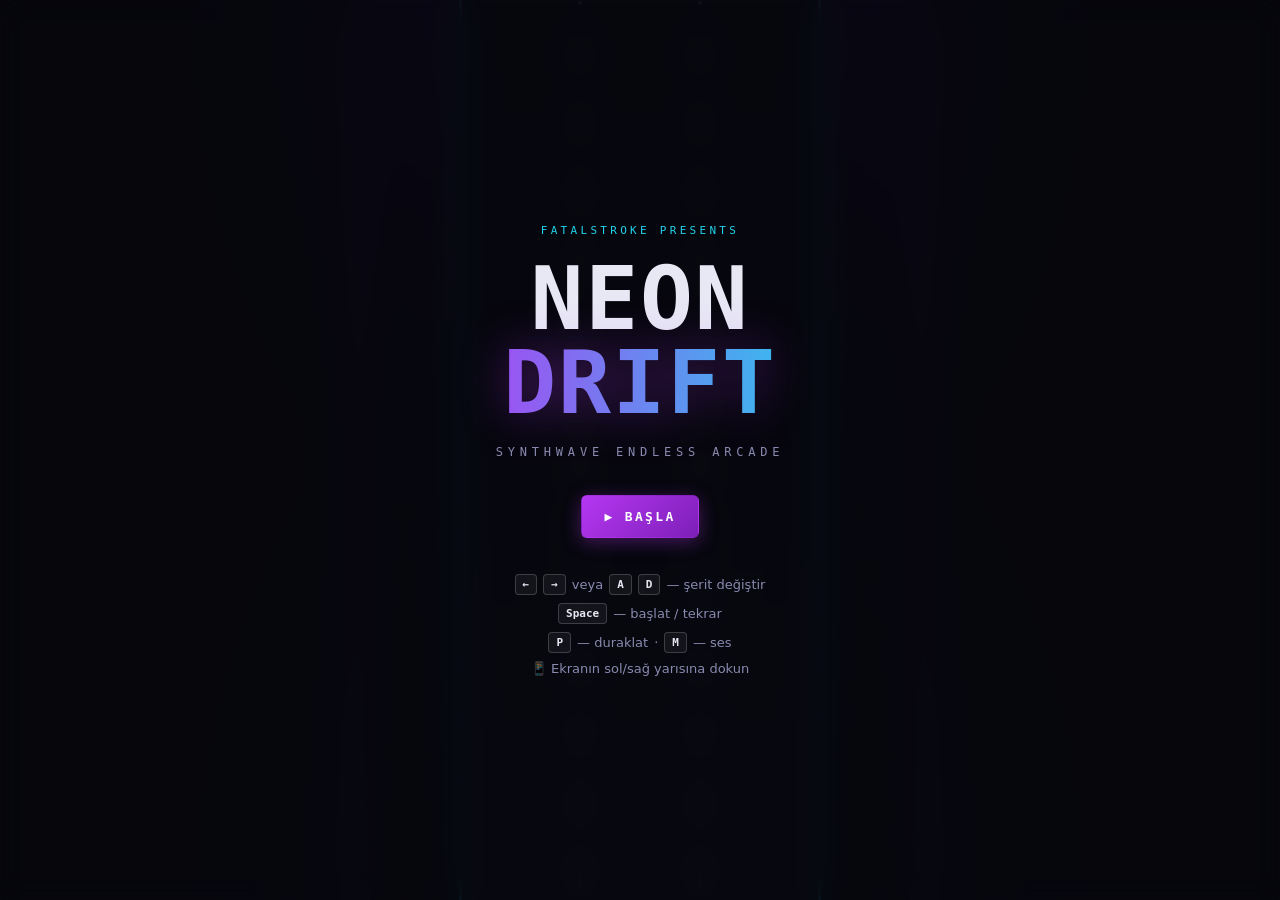
<file: fatalstroke-site/games/neon-drift/index.html>
<!doctype html>
<html lang="tr">
<head>
  <meta charset="utf-8" />
  <meta name="viewport" content="width=device-width,initial-scale=1,viewport-fit=cover,user-scalable=no" />
  <meta name="color-scheme" content="dark" />
  <meta name="theme-color" content="#07070d" />
  <title>NEON DRIFT — FATALSTROKE</title>
  <meta name="description" content="Synthwave temalı endless arcade — FATALSTROKE." />

  <!-- Inline SVG favicon — ek istek yok, offline -->
  <link rel="icon" type="image/svg+xml"
        href="data:image/svg+xml;utf8,<svg xmlns='http://www.w3.org/2000/svg' viewBox='0 0 64 64'><rect width='64' height='64' rx='12' fill='%2307070d'/><path d='M20 50 L32 14 L44 50 M24 38 L40 38' fill='none' stroke='%2322d3ee' stroke-width='4' stroke-linejoin='round' stroke-linecap='round'/></svg>" />

  <link rel="stylesheet" href="game.css" />
</head>
<body>

  <main id="stage" aria-label="Neon Drift oyun alanı">

    <!-- Oyun canvas'ı (hep DOM'da, durumdan bağımsız) -->
    <canvas id="game" width="540" height="960" aria-hidden="true"></canvas>

    <!-- ==================== HUD (sadece oyun sırasında görünür) ==================== -->
    <div id="hud" class="hud" hidden>
      <div class="hud-left">
        <div class="hud-block">
          <span class="hud-label">SCORE</span>
          <span class="hud-value" id="hud-score">0</span>
        </div>
        <div class="hud-block">
          <span class="hud-label">HIGH</span>
          <span class="hud-value hud-value--soft" id="hud-high">0</span>
        </div>
      </div>
      <div class="hud-right">
        <button type="button" id="btn-mute" class="hud-btn" aria-label="Sesi aç/kapa" aria-pressed="false">
          <span aria-hidden="true" data-on>♪</span>
          <span aria-hidden="true" data-off hidden>✕</span>
        </button>
        <button type="button" id="btn-pause" class="hud-btn" aria-label="Duraklat">
          <span aria-hidden="true">II</span>
        </button>
      </div>
      <div class="hud-speed">
        <span class="hud-label">SPEED</span>
        <div class="speed-bar" aria-hidden="true"><div id="speed-fill" class="speed-fill"></div></div>
      </div>
    </div>

    <!-- ==================== TITLE EKRANI ==================== -->
    <section id="screen-title" class="overlay">
      <div class="overlay-inner">
        <p class="eyebrow">FATALSTROKE PRESENTS</p>
        <h1 class="game-title">
          <span class="game-title-line">NEON</span>
          <span class="game-title-line game-title-line--accent">DRIFT</span>
        </h1>
        <p class="game-tagline">Synthwave Endless Arcade</p>

        <div class="actions">
          <button type="button" id="btn-start" class="btn btn-primary">▶ Başla</button>
        </div>

        <ul class="controls-hint" aria-label="Kontroller">
          <li><kbd>←</kbd> <kbd>→</kbd> <span>veya</span> <kbd>A</kbd> <kbd>D</kbd> <span>— şerit değiştir</span></li>
          <li><kbd>Space</kbd> <span>— başlat / tekrar</span></li>
          <li><kbd>P</kbd> <span>— duraklat</span> · <kbd>M</kbd> <span>— ses</span></li>
          <li class="controls-hint-touch"><span>📱 Ekranın sol/sağ yarısına dokun</span></li>
        </ul>
      </div>
    </section>

    <!-- ==================== ARAÇ SEÇİM EKRANI ==================== -->
    <section id="screen-select" class="overlay" hidden>
      <div class="overlay-inner overlay-inner--wide">
        <p class="eyebrow">// SELECT YOUR RIDE</p>
        <h2 class="screen-title">ARAÇ SEÇ</h2>

        <!-- Araç kartları JS'te VEHICLES dizisinden üretilir -->
        <div id="vehicle-grid" class="vehicle-grid" role="radiogroup" aria-label="Araç seçimi"></div>

        <div class="actions actions--row">
          <button type="button" id="btn-back" class="btn btn-ghost">← Geri</button>
          <button type="button" id="btn-launch" class="btn btn-primary">▶ Yarışa Başla</button>
        </div>
      </div>
    </section>

    <!-- ==================== PAUSE EKRANI ==================== -->
    <section id="screen-pause" class="overlay overlay--dim" hidden>
      <div class="overlay-inner">
        <h2 class="screen-title">DURAKLATILDI</h2>
        <div class="actions">
          <button type="button" id="btn-resume" class="btn btn-primary">▶ Devam</button>
          <button type="button" id="btn-pause-quit" class="btn btn-ghost">Çıkış</button>
        </div>
      </div>
    </section>

    <!-- ==================== GAME OVER EKRANI ==================== -->
    <section id="screen-gameover" class="overlay" hidden>
      <div class="overlay-inner">
        <p class="eyebrow eyebrow--danger">// SYSTEM FAILURE</p>
        <h2 class="screen-title">GAME OVER</h2>

        <div class="score-card">
          <div class="score-row">
            <span class="score-label">Skor</span>
            <span class="score-value" id="go-score">0</span>
          </div>
          <div class="score-row">
            <span class="score-label">En Yüksek</span>
            <span class="score-value score-value--soft" id="go-high">0</span>
          </div>
          <div id="go-newbest" class="newbest" hidden>★ Yeni rekor!</div>
        </div>

        <div class="actions actions--row">
          <button type="button" id="btn-restart"   class="btn btn-primary">↻ Tekrar</button>
          <button type="button" id="btn-changecar" class="btn btn-ghost">Araç Değiştir</button>
        </div>
      </div>
    </section>

  </main>

  <script src="game.js" defer></script>
  <script>
    (function() {
      function hexToRgba(hex, a) {
        hex = hex.replace('#','');
        var r = parseInt(hex.slice(0,2),16), g = parseInt(hex.slice(2,4),16), b = parseInt(hex.slice(4,6),16);
        return 'rgba('+r+','+g+','+b+','+a+')';
      }
      function applyTheme(d) {
        var s = document.documentElement.style;
        if (d.accent)  { s.setProperty('--accent',  d.accent);  s.setProperty('--accent-soft',  hexToRgba(d.accent, 0.18)); }
        if (d.accent2) { s.setProperty('--accent-2',d.accent2); s.setProperty('--accent-2-soft',hexToRgba(d.accent2, 0.18)); }
      }
      function applySettings(s) {
        window.__fsSettings = s;
        if (typeof s.mute === 'boolean') {
          var btn = document.getElementById('btn-mute');
          if (btn) {
            var currently = btn.getAttribute('aria-pressed') === 'true';
            if (s.mute !== currently) btn.click();
          }
        }
        if (s.reduceMotion) document.documentElement.classList.add('reduce-motion');
        else document.documentElement.classList.remove('reduce-motion');
      }
      window.addEventListener('message', function(e) {
        if (!e.data) return;
        if (e.data.type === 'fs-theme')    applyTheme(e.data);
        if (e.data.type === 'fs-settings') applySettings(e.data);
      });
      if (window.parent !== window) {
        try { window.parent.postMessage({ type: 'fs-theme-request' }, '*'); } catch (e) {}
      }
    })();
  </script>
</body>
</html>
</file>
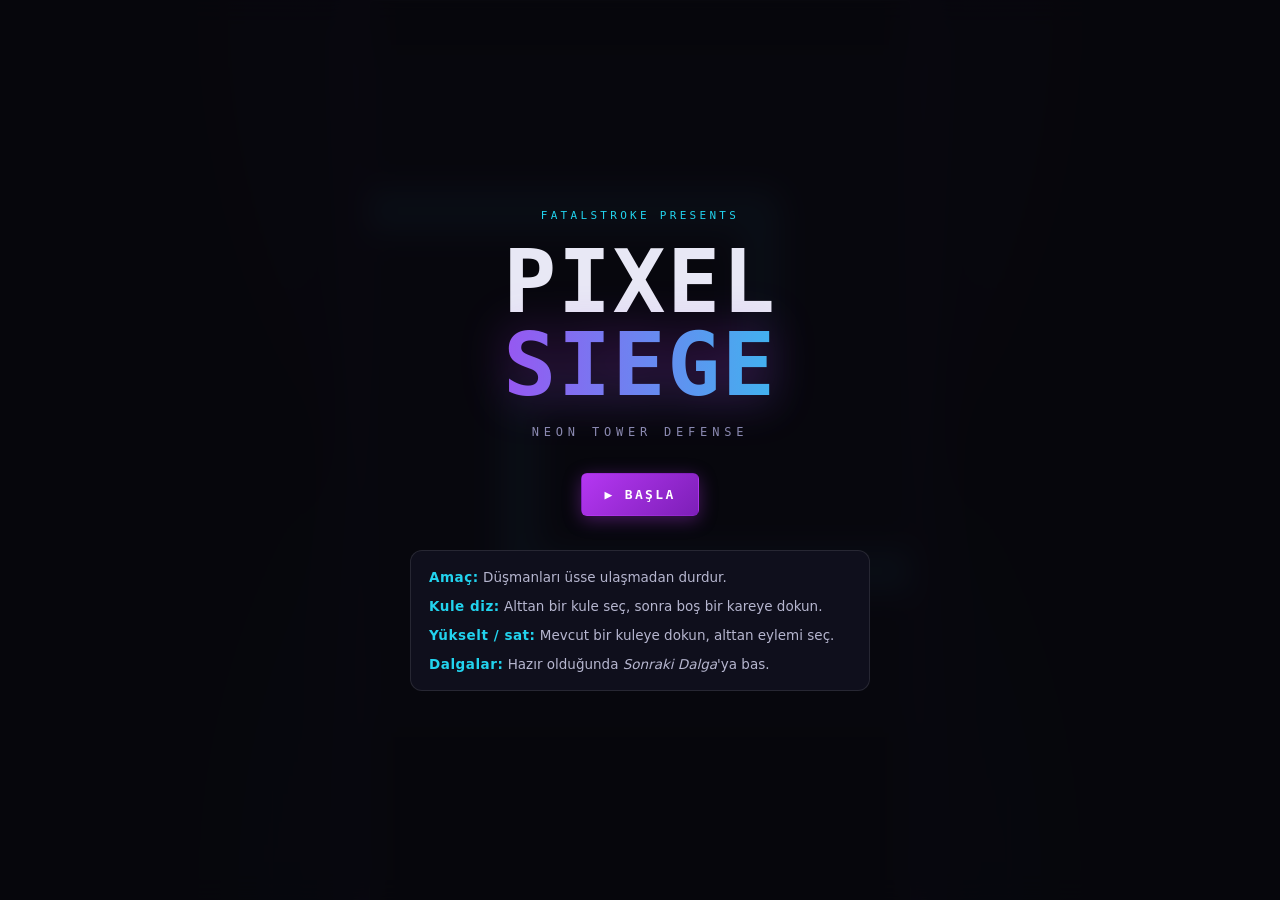
<file: fatalstroke-site/games/pixel-siege/index.html>
<!doctype html>
<html lang="tr">
<head>
  <meta charset="utf-8" />
  <meta name="viewport" content="width=device-width,initial-scale=1,viewport-fit=cover,user-scalable=no" />
  <meta name="color-scheme" content="dark" />
  <meta name="theme-color" content="#07070d" />
  <title>PIXEL SIEGE — FATALSTROKE</title>
  <meta name="description" content="Neon piksel tower defense — FATALSTROKE." />

  <link rel="icon" type="image/svg+xml"
        href="data:image/svg+xml;utf8,<svg xmlns='http://www.w3.org/2000/svg' viewBox='0 0 64 64'><rect width='64' height='64' rx='12' fill='%2307070d'/><rect x='14' y='14' width='12' height='12' fill='%2322d3ee'/><rect x='38' y='14' width='12' height='12' fill='%23b537f2'/><rect x='14' y='38' width='12' height='12' fill='%23b537f2'/><rect x='38' y='38' width='12' height='12' fill='%2322d3ee'/></svg>" />

  <link rel="stylesheet" href="game.css" />
</head>
<body>

  <main id="stage" aria-label="Pixel Siege oyun alanı">

    <canvas id="game" width="540" height="960" aria-hidden="true"></canvas>

    <!-- ==================== TITLE EKRANI ==================== -->
    <section id="screen-title" class="overlay">
      <div class="overlay-inner">
        <p class="eyebrow">FATALSTROKE PRESENTS</p>
        <h1 class="game-title">
          <span class="game-title-line">PIXEL</span>
          <span class="game-title-line game-title-line--accent">SIEGE</span>
        </h1>
        <p class="game-tagline">Neon Tower Defense</p>

        <div class="actions">
          <button type="button" id="btn-start" class="btn btn-primary">▶ Başla</button>
        </div>

        <ul class="howto" aria-label="Nasıl oynanır">
          <li><strong>Amaç:</strong> Düşmanları üsse ulaşmadan durdur.</li>
          <li><strong>Kule diz:</strong> Alttan bir kule seç, sonra boş bir kareye dokun.</li>
          <li><strong>Yükselt / sat:</strong> Mevcut bir kuleye dokun, alttan eylemi seç.</li>
          <li><strong>Dalgalar:</strong> Hazır olduğunda <em>Sonraki Dalga</em>'ya bas.</li>
        </ul>
      </div>
    </section>

    <!-- ==================== PAUSE EKRANI ==================== -->
    <section id="screen-pause" class="overlay overlay--dim" hidden>
      <div class="overlay-inner">
        <h2 class="screen-title">DURAKLATILDI</h2>
        <div class="actions">
          <button type="button" id="btn-resume" class="btn btn-primary">▶ Devam</button>
          <button type="button" id="btn-pause-quit" class="btn btn-ghost">Çıkış</button>
        </div>
      </div>
    </section>

    <!-- ==================== KAZANDIN / CHECKPOINT ==================== -->
    <section id="screen-won" class="overlay" hidden>
      <div class="overlay-inner">
        <p class="eyebrow eyebrow--win" id="won-eyebrow">// SIEGE BROKEN</p>
        <h2 class="screen-title" id="won-title">KAZANDIN</h2>
        <p class="won-subtitle" id="won-subtitle" hidden>
          İlk 10 dalgayı temizledin. Daha zor dalgalara geçmek ister misin?
        </p>
        <div class="score-card">
          <div class="score-row">
            <span class="score-label">Kalan Can</span>
            <span class="score-value" id="won-lives">0</span>
          </div>
          <div class="score-row">
            <span class="score-label">Skor</span>
            <span class="score-value" id="won-score">0</span>
          </div>
          <div class="score-row">
            <span class="score-label">En İyi Dalga</span>
            <span class="score-value score-value--soft" id="won-best">0</span>
          </div>
          <div id="won-newbest" class="newbest" hidden>★ En iyi sonuç!</div>
        </div>
        <div class="actions actions--row">
          <button type="button" id="btn-won-continue" class="btn btn-primary" hidden>▶ Daha Zor Dalgalar</button>
          <button type="button" id="btn-won-restart"  class="btn btn-primary">↻ Tekrar Oyna</button>
          <button type="button" id="btn-won-quit"     class="btn btn-ghost">Çıkış</button>
        </div>
      </div>
    </section>

    <!-- ==================== KAYBETTIN ==================== -->
    <section id="screen-lost" class="overlay" hidden>
      <div class="overlay-inner">
        <p class="eyebrow eyebrow--danger">// BASE OVERRUN</p>
        <h2 class="screen-title">KAYBETTIN</h2>
        <div class="score-card">
          <div class="score-row">
            <span class="score-label">Ulaştığın Dalga</span>
            <span class="score-value" id="lost-wave">0</span>
          </div>
          <div class="score-row">
            <span class="score-label">Skor</span>
            <span class="score-value" id="lost-score">0</span>
          </div>
          <div class="score-row">
            <span class="score-label">En İyi Dalga</span>
            <span class="score-value score-value--soft" id="lost-best">0</span>
          </div>
          <div id="lost-newbest" class="newbest" hidden>★ Yeni rekor!</div>
        </div>
        <div class="actions actions--row">
          <button type="button" id="btn-lost-restart" class="btn btn-primary">↻ Tekrar Oyna</button>
          <button type="button" id="btn-lost-quit"    class="btn btn-ghost">Çıkış</button>
        </div>
      </div>
    </section>

    <!-- ==================== HUD ÜST ÇUBUK ==================== -->
    <div id="hud-top" class="hud-top" hidden>
      <div class="hud-stats">
        <span class="stat" aria-label="Para">
          <span class="stat-icon" aria-hidden="true">$</span>
          <span class="stat-value" id="stat-money">0</span>
        </span>
        <span class="stat" aria-label="Can">
          <span class="stat-icon stat-icon--heart" aria-hidden="true">♥</span>
          <span class="stat-value" id="stat-lives">0</span>
        </span>
        <span class="stat" aria-label="Dalga">
          <span class="stat-icon" aria-hidden="true">⌖</span>
          <span class="stat-value">
            <span id="stat-wave">0</span><span class="stat-sub">/<span id="stat-wave-max">0</span></span>
          </span>
        </span>
      </div>
      <div class="hud-actions">
        <button type="button" id="btn-speed" class="hud-btn" aria-label="Oyun hızı" title="Oyun hızı (1x/2x/3x)">1×</button>
        <button type="button" id="btn-mute" class="hud-btn" aria-label="Sesi aç/kapa" aria-pressed="false">
          <span aria-hidden="true" data-on>♪</span>
          <span aria-hidden="true" data-off hidden>✕</span>
        </button>
        <button type="button" id="btn-pause" class="hud-btn" aria-label="Duraklat">
          <span aria-hidden="true">II</span>
        </button>
      </div>
    </div>

    <!-- ==================== ALT PANEL (build / kontekst) ==================== -->
    <div id="hud-bottom" class="hud-bottom" hidden>
      <!-- Sonraki dalga butonu — dalga aktif değilken görünür -->
      <button type="button" id="btn-next-wave" class="next-wave" hidden>
        <span class="next-wave-label">Sonraki Dalga</span>
        <span class="next-wave-sub" id="next-wave-sub">Dalga 1 başlamak için bas</span>
      </button>

      <!-- Kule build butonları — JS dolduruyor (TOWERS'tan) -->
      <div id="build-panel" class="build-panel" role="toolbar" aria-label="Kule paleti"></div>

      <!-- Bir kule seçilince (var olan) çıkan kontekst menü -->
      <div id="ctx-panel" class="ctx-panel" hidden>
        <div class="ctx-info">
          <div class="ctx-name" id="ctx-name">—</div>
          <div class="ctx-stats" id="ctx-stats"></div>
        </div>
        <div class="ctx-actions">
          <button type="button" id="btn-upgrade" class="ctx-btn ctx-btn--up">
            <span class="ctx-btn-label">Yükselt</span>
            <span class="ctx-btn-cost" id="upgrade-cost">—</span>
          </button>
          <button type="button" id="btn-move" class="ctx-btn ctx-btn--move">
            <span class="ctx-btn-label">Taşı</span>
            <span class="ctx-btn-cost" id="move-cost">—</span>
          </button>
          <button type="button" id="btn-repair" class="ctx-btn ctx-btn--repair" hidden>
            <span class="ctx-btn-label">Tamir</span>
            <span class="ctx-btn-cost" id="repair-cost">—</span>
          </button>
          <button type="button" id="btn-sell" class="ctx-btn ctx-btn--sell">
            <span class="ctx-btn-label">Sat</span>
            <span class="ctx-btn-cost" id="sell-value">—</span>
          </button>
          <button type="button" id="btn-ctx-close" class="ctx-btn ctx-btn--x" aria-label="Kapat">✕</button>
        </div>
      </div>
    </div>

  </main>

  <script src="game.js" defer></script>
  <script>
    /* Tema + ayar senkronizasyonu — parent (ana site) iframe'e iletir */
    (function() {
      function hexToRgba(hex, a) {
        hex = hex.replace('#','');
        var r = parseInt(hex.slice(0,2),16), g = parseInt(hex.slice(2,4),16), b = parseInt(hex.slice(4,6),16);
        return 'rgba('+r+','+g+','+b+','+a+')';
      }
      function applyTheme(d) {
        var s = document.documentElement.style;
        if (d.accent)  { s.setProperty('--accent',  d.accent);  s.setProperty('--accent-soft',  hexToRgba(d.accent, 0.18)); }
        if (d.accent2) { s.setProperty('--accent-2',d.accent2); s.setProperty('--accent-2-soft',hexToRgba(d.accent2, 0.18)); }
      }
      function applySettings(s) {
        window.__fsSettings = s;
        // Master mute: oyunun kendi mute butonuna basarak senkronla
        if (typeof s.mute === 'boolean') {
          var btn = document.getElementById('btn-mute');
          if (btn) {
            var currently = btn.getAttribute('aria-pressed') === 'true';
            if (s.mute !== currently) btn.click();
          }
        }
        if (s.reduceMotion) document.documentElement.classList.add('reduce-motion');
        else document.documentElement.classList.remove('reduce-motion');
      }
      window.addEventListener('message', function(e) {
        if (!e.data) return;
        if (e.data.type === 'fs-theme')    applyTheme(e.data);
        if (e.data.type === 'fs-settings') applySettings(e.data);
      });
      if (window.parent !== window) {
        try { window.parent.postMessage({ type: 'fs-theme-request' }, '*'); } catch (e) {}
      }
    })();
  </script>
</body>
</html>
</file>
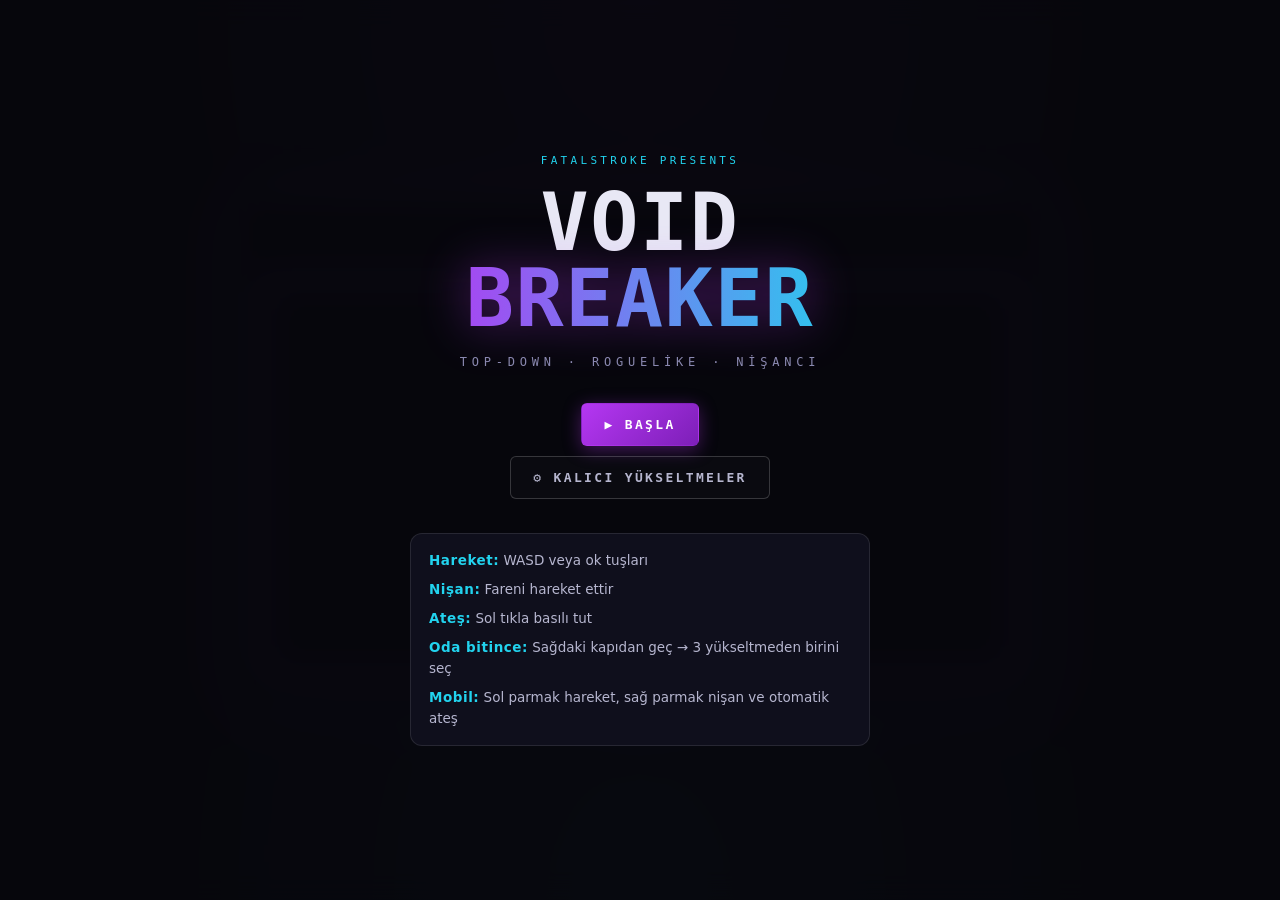
<file: fatalstroke-site/games/voidbreaker/index.html>
<!doctype html>
<html lang="tr">
<head>
  <meta charset="utf-8" />
  <meta name="viewport" content="width=device-width,initial-scale=1,viewport-fit=cover,user-scalable=no" />
  <meta name="color-scheme" content="dark" />
  <meta name="theme-color" content="#07070d" />
  <title>VOIDBREAKER — FATALSTROKE</title>
  <meta name="description" content="Top-down neon roguelike nişancı — FATALSTROKE." />

  <link rel="icon" type="image/svg+xml"
        href="data:image/svg+xml;utf8,<svg xmlns='http://www.w3.org/2000/svg' viewBox='0 0 64 64'><rect width='64' height='64' rx='12' fill='%2307070d'/><circle cx='32' cy='32' r='14' fill='none' stroke='%23b537f2' stroke-width='3'/><circle cx='32' cy='32' r='4' fill='%2322d3ee'/><line x1='32' y1='8' x2='32' y2='18' stroke='%2322d3ee' stroke-width='2'/><line x1='32' y1='46' x2='32' y2='56' stroke='%2322d3ee' stroke-width='2'/><line x1='8' y1='32' x2='18' y2='32' stroke='%2322d3ee' stroke-width='2'/><line x1='46' y1='32' x2='56' y2='32' stroke='%2322d3ee' stroke-width='2'/></svg>" />

  <link rel="stylesheet" href="game.css" />
</head>
<body>

  <main id="stage" aria-label="Voidbreaker oyun alanı">

    <canvas id="game" width="800" height="500" aria-hidden="true"></canvas>

    <!-- ============== TITLE ============== -->
    <section id="screen-title" class="overlay">
      <div class="overlay-inner">
        <p class="eyebrow">FATALSTROKE PRESENTS</p>
        <h1 class="game-title">
          <span class="game-title-line">VOID</span>
          <span class="game-title-line game-title-line--accent">BREAKER</span>
        </h1>
        <p class="game-tagline">Top-down · Roguelike · Nişancı</p>

        <div class="actions">
          <button type="button" id="btn-start" class="btn btn-primary">▶ Başla</button>
          <button type="button" id="btn-perma" class="btn btn-ghost">⚙ Kalıcı Yükseltmeler</button>
        </div>

        <ul class="howto" aria-label="Nasıl oynanır">
          <li><strong>Hareket:</strong> WASD veya ok tuşları</li>
          <li><strong>Nişan:</strong> Fareni hareket ettir</li>
          <li><strong>Ateş:</strong> Sol tıkla basılı tut</li>
          <li><strong>Oda bitince:</strong> Sağdaki kapıdan geç → 3 yükseltmeden birini seç</li>
          <li><strong>Mobil:</strong> Sol parmak hareket, sağ parmak nişan ve otomatik ateş</li>
        </ul>
      </div>
    </section>

    <!-- ============== PERMA UPGRADES ============== -->
    <section id="screen-perma" class="overlay" hidden>
      <div class="overlay-inner overlay-inner--wide">
        <p class="eyebrow">// CORE UPGRADES</p>
        <h2 class="screen-title">KALICI YÜKSELTMELER</h2>
        <p class="perma-bal">
          Mevcut coin: <strong id="perma-coin">0</strong>
        </p>
        <div id="perma-list" class="perma-list"></div>
        <div class="actions actions--row">
          <button type="button" id="btn-perma-back" class="btn btn-ghost">◀ Geri</button>
        </div>
      </div>
    </section>

    <!-- ============== PAUSE ============== -->
    <section id="screen-pause" class="overlay overlay--dim" hidden>
      <div class="overlay-inner">
        <h2 class="screen-title">DURAKLATILDI</h2>
        <div class="actions">
          <button type="button" id="btn-resume" class="btn btn-primary">▶ Devam</button>
          <button type="button" id="btn-pause-quit" class="btn btn-ghost">Ana Menü</button>
        </div>
      </div>
    </section>

    <!-- ============== UPGRADE PICK ============== -->
    <section id="screen-upgrade" class="overlay overlay--dim" hidden>
      <div class="overlay-inner overlay-inner--wide">
        <p class="eyebrow">// ROOM CLEARED</p>
        <h2 class="screen-title" id="upgrade-title">YÜKSELTME SEÇ</h2>
        <div id="upgrade-cards" class="upgrade-cards"></div>
        <p class="upgrade-skip">
          <button type="button" id="btn-skip-upgrade" class="btn-link">Geç (yükseltme alma)</button>
        </p>
      </div>
    </section>

    <!-- ============== GAME OVER ============== -->
    <section id="screen-dead" class="overlay" hidden>
      <div class="overlay-inner overlay-inner--wide">
        <p class="eyebrow eyebrow--danger">// BREACH FAILED</p>
        <h2 class="screen-title">ÖLDÜN</h2>
        <div class="score-card">
          <div class="score-row">
            <span class="score-label">Ulaştığın Derinlik</span>
            <span class="score-value" id="dead-depth">0</span>
          </div>
          <div class="score-row">
            <span class="score-label">Bu Run Coin</span>
            <span class="score-value" id="dead-coin">0</span>
          </div>
          <div class="score-row">
            <span class="score-label">En Derin</span>
            <span class="score-value score-value--soft" id="dead-best">0</span>
          </div>
          <div id="dead-newbest" class="newbest" hidden>★ Yeni rekor!</div>
        </div>
        <div class="score-card" id="dead-stats-detail" style="margin-top:-4px"></div>
        <div class="actions actions--row">
          <button type="button" id="btn-dead-retry" class="btn btn-primary">↻ Tekrar Dene</button>
          <button type="button" id="btn-dead-perma" class="btn btn-ghost">⚙ Yükseltmeler</button>
          <button type="button" id="btn-dead-quit"  class="btn btn-ghost">Menü</button>
        </div>
      </div>
    </section>

    <!-- ============== VICTORY (boss defeated milestone) ============== -->
    <!-- (kullanılmıyor şu an, boss defeated kendi UI'sini gösterir, ileride eklenebilir) -->

    <!-- ============== HUD ============== -->
    <div id="hud-top" class="hud-top" hidden>
      <div class="hud-stats">
        <span class="stat stat--hp" aria-label="Can">
          <span class="stat-icon" aria-hidden="true">♥</span>
          <span class="stat-bar"><span class="stat-bar-fill" id="hp-fill"></span></span>
          <span class="stat-value" id="hp-text">0/0</span>
        </span>
        <span class="stat" aria-label="Derinlik">
          <span class="stat-icon" aria-hidden="true">▼</span>
          <span class="stat-value">D<span id="stat-depth">1</span></span>
        </span>
        <span class="stat" aria-label="Coin">
          <span class="stat-icon" aria-hidden="true">◆</span>
          <span class="stat-value" id="stat-coin">0</span>
        </span>
      </div>
      <div class="hud-actions">
        <button type="button" id="btn-mute" class="hud-btn" aria-label="Sesi aç/kapa" aria-pressed="false">
          <span aria-hidden="true" data-on>♪</span>
          <span aria-hidden="true" data-off hidden>✕</span>
        </button>
        <button type="button" id="btn-pause" class="hud-btn" aria-label="Duraklat">II</button>
      </div>
    </div>

    <!-- Aktif buff ikonları (HUD altında küçük chip'ler) -->
    <div id="hud-buffs" class="hud-buffs" hidden></div>

    <!-- ============== MOBILE TWIN-STICK ============== -->
    <div id="mctrls" class="mctrls" hidden>
      <div class="stick-zone stick-zone--left" id="stick-left">
        <div class="stick-base" id="stick-left-base"></div>
        <div class="stick-knob" id="stick-left-knob"></div>
      </div>
      <div class="stick-zone stick-zone--right" id="stick-right">
        <div class="stick-base" id="stick-right-base"></div>
        <div class="stick-knob" id="stick-right-knob"></div>
        <div class="stick-hint">NİŞAN + ATEŞ</div>
      </div>
    </div>

  </main>

  <script src="game.js" defer></script>
  <script>
    (function() {
      function hexToRgba(hex, a) {
        hex = hex.replace('#','');
        var r = parseInt(hex.slice(0,2),16), g = parseInt(hex.slice(2,4),16), b = parseInt(hex.slice(4,6),16);
        return 'rgba('+r+','+g+','+b+','+a+')';
      }
      function applyTheme(d) {
        var s = document.documentElement.style;
        if (d.accent)  { s.setProperty('--accent',  d.accent);  s.setProperty('--accent-soft',  hexToRgba(d.accent, 0.18)); }
        if (d.accent2) { s.setProperty('--accent-2',d.accent2); s.setProperty('--accent-2-soft',hexToRgba(d.accent2, 0.18)); }
      }
      function applySettings(s) {
        window.__fsSettings = s;
        if (typeof s.mute === 'boolean') {
          var btn = document.getElementById('btn-mute');
          if (btn) {
            var currently = btn.getAttribute('aria-pressed') === 'true';
            if (s.mute !== currently) btn.click();
          }
        }
        if (s.reduceMotion) document.documentElement.classList.add('reduce-motion');
        else document.documentElement.classList.remove('reduce-motion');
      }
      window.addEventListener('message', function(e) {
        if (!e.data) return;
        if (e.data.type === 'fs-theme')    applyTheme(e.data);
        if (e.data.type === 'fs-settings') applySettings(e.data);
      });
      if (window.parent !== window) {
        try { window.parent.postMessage({ type: 'fs-theme-request' }, '*'); } catch (e) {}
      }
    })();
  </script>
</body>
</html>
</file>
<file: fatalstroke-site/styles.css>
/* ============================================================================
 * FATALSTROKE — Stylesheet
 * ----------------------------------------------------------------------------
 * Tüm tema değişkenleri :root altındaki custom property'lerde. Sitenin
 * renklerini değiştirmek için yalnızca :root bloğunu düzenle.
 * ========================================================================= */


/* ----------------------------------------------------------------------------
 * 0. TEMA DEĞİŞKENLERİ
 * ------------------------------------------------------------------------- */
:root {
  /* Yüzeyler — koyu arka plan tonları */
  --bg-deep:    #07070d;
  --bg-elev-1:  #0f0f1c;
  --bg-elev-2:  #161628;
  --bg-elev-3:  #1d1d33;
  --border:     rgba(255, 255, 255, 0.08);
  --border-2:   rgba(255, 255, 255, 0.14);

  /* Tipografi */
  --text:        #e8e8f5;
  --text-soft:   #b6b6cf;
  --text-muted:  #8a8ab0;
  --text-dim:    #5a5a78;

  /* Neon vurgu renkleri (2 ana renk) */
  --accent:        #b537f2;   /* mor */
  --accent-2:      #22d3ee;   /* cyan */
  --accent-soft:   rgba(181, 55, 242, 0.18);
  --accent-2-soft: rgba(34, 211, 238, 0.18);

  /* Glow / ışıma */
  --glow-purple: 0 0 24px rgba(181, 55, 242, 0.35),
                 0 0 60px rgba(181, 55, 242, 0.15);
  --glow-cyan:   0 0 24px rgba(34, 211, 238, 0.30),
                 0 0 60px rgba(34, 211, 238, 0.12);

  /* Tipografi aileleri */
  --font-display: "Orbitron", system-ui, sans-serif;
  --font-body:    "Inter", system-ui, -apple-system, "Segoe UI", sans-serif;

  /* Layout */
  --wrap:        1200px;
  --radius-sm:   6px;
  --radius-md:   12px;
  --radius-lg:   20px;

  /* Easing */
  --ease:        cubic-bezier(0.22, 1, 0.36, 1);
  --ease-out:    cubic-bezier(0.16, 1, 0.3, 1);
}

/* ----------------------------------------------------------------------------
 * Tema varyantları — [data-theme] ile değiştirilir, app.js localStorage'da tutar.
 * Yeni tema eklemek için: yeni bir [data-theme="..."] bloğu + theme-menu'ya swatch.
 * ------------------------------------------------------------------------- */
:root[data-theme="ember"] {
  --accent:        #ff7a2b;
  --accent-2:      #f5c542;
  --accent-soft:   rgba(255, 122, 43, 0.18);
  --accent-2-soft: rgba(245, 197, 66, 0.18);
  --glow-purple:   0 0 24px rgba(255, 122, 43, 0.35), 0 0 60px rgba(255, 122, 43, 0.15);
  --glow-cyan:     0 0 24px rgba(245, 197, 66, 0.30), 0 0 60px rgba(245, 197, 66, 0.12);
}
:root[data-theme="forest"] {
  --accent:        #5aff9c;
  --accent-2:      #a8ff36;
  --accent-soft:   rgba(90, 255, 156, 0.18);
  --accent-2-soft: rgba(168, 255, 54, 0.18);
  --glow-purple:   0 0 24px rgba(90, 255, 156, 0.35), 0 0 60px rgba(90, 255, 156, 0.15);
  --glow-cyan:     0 0 24px rgba(168, 255, 54, 0.30), 0 0 60px rgba(168, 255, 54, 0.12);
}
:root[data-theme="ice"] {
  --accent:        #5a8cff;
  --accent-2:      #22d3ee;
  --accent-soft:   rgba(90, 140, 255, 0.18);
  --accent-2-soft: rgba(34, 211, 238, 0.18);
  --glow-purple:   0 0 24px rgba(90, 140, 255, 0.35), 0 0 60px rgba(90, 140, 255, 0.15);
  --glow-cyan:     0 0 24px rgba(34, 211, 238, 0.30), 0 0 60px rgba(34, 211, 238, 0.12);
}
:root[data-theme="rose"] {
  --accent:        #ff3e8a;
  --accent-2:      #ff9ec4;
  --accent-soft:   rgba(255, 62, 138, 0.18);
  --accent-2-soft: rgba(255, 158, 196, 0.18);
  --glow-purple:   0 0 24px rgba(255, 62, 138, 0.35), 0 0 60px rgba(255, 62, 138, 0.15);
  --glow-cyan:     0 0 24px rgba(255, 158, 196, 0.30), 0 0 60px rgba(255, 158, 196, 0.12);
}
:root[data-theme="toxic"] {
  --accent:        #c8ff00;
  --accent-2:      #00ffd5;
  --accent-soft:   rgba(200, 255, 0, 0.18);
  --accent-2-soft: rgba(0, 255, 213, 0.18);
  --glow-purple:   0 0 24px rgba(200, 255, 0, 0.35), 0 0 60px rgba(200, 255, 0, 0.15);
  --glow-cyan:     0 0 24px rgba(0, 255, 213, 0.30), 0 0 60px rgba(0, 255, 213, 0.12);
}

/* ----------------------------------------------------------------------------
 * DAILY CHALLENGE — günün görevi
 * ------------------------------------------------------------------------- */
.section--daily { padding: 4rem 0 1rem; }

.daily-card {
  background: linear-gradient(135deg, var(--bg-elev-1) 0%, var(--bg-elev-2) 100%);
  border: 1px solid var(--accent-2);
  border-radius: var(--radius-lg);
  padding: 24px 28px;
  display: flex; flex-direction: column; gap: 12px;
  position: relative;
  overflow: hidden;
  box-shadow: 0 8px 32px -16px var(--accent-2);
}
.daily-card.complete {
  border-color: var(--win);
  box-shadow: 0 8px 32px -8px var(--win);
}
.daily-card::before {
  content: "";
  position: absolute;
  top: -50%; right: -20%;
  width: 60%; height: 200%;
  background: radial-gradient(circle, var(--accent) 0%, transparent 60%);
  opacity: 0.08;
  pointer-events: none;
  transform: rotate(15deg);
}
.daily-head {
  display: flex; justify-content: space-between; align-items: center;
  gap: 12px;
}
.daily-eyebrow {
  font-family: var(--font-display);
  font-size: 11px;
  letter-spacing: 0.3em;
  color: var(--accent-2);
  text-transform: uppercase;
}
.daily-date {
  font-family: var(--font-display);
  font-size: 11px;
  color: var(--text-muted);
  letter-spacing: 0.16em;
}
.daily-title {
  font-family: var(--font-display);
  font-size: clamp(1.2rem, 3.5vw, 1.8rem);
  font-weight: 800;
  letter-spacing: 0.06em;
  text-transform: uppercase;
  color: var(--text);
}
.daily-desc {
  font-size: 14px;
  color: var(--text-soft);
  line-height: 1.5;
}
.daily-progress {
  display: flex; align-items: center; gap: 12px;
  margin-top: 6px;
}
.daily-progress-bar {
  flex: 1;
  height: 10px;
  background: rgba(255,255,255,0.08);
  border-radius: 5px;
  overflow: hidden;
}
.daily-progress-fill {
  display: block;
  height: 100%;
  width: 0%;
  background: linear-gradient(90deg, var(--accent-2), var(--accent));
  transition: width 0.4s var(--ease);
  box-shadow: 0 0 8px var(--accent-2);
}
.daily-card.complete .daily-progress-fill {
  background: linear-gradient(90deg, var(--win), var(--gold));
  box-shadow: 0 0 8px var(--win);
}
.daily-progress-text {
  font-family: var(--font-display);
  font-size: 13px;
  font-weight: 700;
  color: var(--text);
  font-variant-numeric: tabular-nums;
}
.daily-actions {
  display: flex; align-items: center; gap: 14px;
  margin-top: 4px;
  flex-wrap: wrap;
}
.daily-status {
  font-family: var(--font-display);
  font-size: 12px;
  letter-spacing: 0.16em;
  color: var(--win);
  text-shadow: 0 0 12px var(--win);
}


/* ----------------------------------------------------------------------------
 * STATS HUB — Ana sayfada her oyundan kişisel rekorlar
 * ------------------------------------------------------------------------- */
.section--stats { padding: 4rem 0 2rem; }

.stats-grid {
  display: grid;
  gap: 16px;
  grid-template-columns: 1fr;
  margin-top: 32px;
}
@media (min-width: 640px) { .stats-grid { grid-template-columns: 1fr 1fr; } }
@media (min-width: 980px) { .stats-grid { grid-template-columns: 1fr 1fr 1fr; } }

.stat-card {
  background: var(--bg-elev-1);
  border: 1px solid var(--border-2);
  border-radius: var(--radius-md);
  padding: 18px 20px;
  display: flex; flex-direction: column; gap: 10px;
  position: relative;
  overflow: hidden;
  transition: border-color 0.2s var(--ease), transform 0.2s var(--ease), box-shadow 0.25s var(--ease);
}
.stat-card::before {
  content: "";
  position: absolute; inset: 0;
  background: radial-gradient(circle at top right, var(--card-glow, var(--accent)) 0%, transparent 65%);
  opacity: 0.08;
  pointer-events: none;
}
.stat-card:hover {
  transform: translateY(-3px);
  border-color: var(--card-glow, var(--accent-2));
  box-shadow: 0 12px 32px -12px var(--card-glow, var(--accent-2));
}
.stat-card-head {
  display: flex; align-items: center; justify-content: space-between;
  gap: 8px;
}
.stat-card-name {
  font-family: var(--font-display);
  font-size: 14px;
  font-weight: 800;
  letter-spacing: 0.14em;
  text-transform: uppercase;
  color: var(--card-glow, var(--text));
}
.stat-card-genre {
  font-size: 11px;
  color: var(--text-muted);
  letter-spacing: 0.08em;
}
.stat-rows {
  display: flex; flex-direction: column; gap: 6px;
}
.stat-row {
  display: flex; justify-content: space-between; align-items: baseline;
  gap: 8px;
}
.stat-row-label {
  font-family: var(--font-display);
  font-size: 10px;
  letter-spacing: 0.22em;
  color: var(--text-muted);
  text-transform: uppercase;
}
.stat-row-value {
  font-family: var(--font-display);
  font-weight: 800;
  font-size: 22px;
  color: var(--text);
  font-variant-numeric: tabular-nums;
}
.stat-row-value--soft { font-size: 14px; color: var(--text-soft); }
.stat-row-empty {
  font-size: 12px;
  color: var(--text-dim);
  font-style: italic;
}
.stat-card-cta {
  display: inline-flex; align-items: center; justify-content: center;
  margin-top: 8px;
  padding: 8px 14px;
  font-family: var(--font-display);
  font-size: 11px;
  font-weight: 700;
  letter-spacing: 0.16em;
  text-transform: uppercase;
  border-radius: var(--radius-sm);
  border: 1px solid var(--border-2);
  background: rgba(255,255,255,0.02);
  color: var(--text-soft);
  cursor: pointer;
  transition: all 0.15s var(--ease);
}
.stat-card-cta:hover {
  border-color: var(--card-glow, var(--accent-2));
  color: var(--card-glow, var(--accent-2));
  background: rgba(255,255,255,0.04);
}


/* ----------------------------------------------------------------------------
 * ACHIEVEMENTS — cross-game madalyalar
 * ------------------------------------------------------------------------- */
.section--achievements { padding: 4rem 0 2rem; }

.ach-grid {
  display: grid;
  gap: 12px;
  grid-template-columns: repeat(auto-fill, minmax(220px, 1fr));
  margin-top: 32px;
}

.ach-card {
  background: var(--bg-elev-1);
  border: 1px solid var(--border);
  border-radius: var(--radius-md);
  padding: 14px 16px;
  display: flex; align-items: center; gap: 12px;
  position: relative;
  transition: border-color 0.2s var(--ease), transform 0.2s var(--ease);
  opacity: 0.55;
}
.ach-card.unlocked {
  border-color: var(--ach-color, var(--gold));
  opacity: 1;
  box-shadow: 0 4px 16px -8px var(--ach-color, var(--gold));
}
.ach-icon {
  width: 42px; height: 42px;
  display: grid; place-items: center;
  background: var(--bg-elev-2);
  border: 1px solid var(--border-2);
  border-radius: 50%;
  font-family: var(--font-display);
  font-size: 18px;
  font-weight: 800;
  color: var(--text-muted);
  flex-shrink: 0;
}
.ach-card.unlocked .ach-icon {
  background: var(--ach-color, var(--gold));
  color: #0a0a14;
  border-color: var(--ach-color, var(--gold));
  box-shadow: 0 0 14px var(--ach-color, var(--gold));
}
.ach-info { min-width: 0; flex: 1; }
.ach-name {
  font-family: var(--font-display);
  font-size: 12px;
  font-weight: 700;
  letter-spacing: 0.12em;
  color: var(--text);
  text-transform: uppercase;
}
.ach-desc {
  font-size: 11px;
  color: var(--text-muted);
  margin-top: 3px;
  line-height: 1.4;
}


/* ----------------------------------------------------------------------------
 * SETTINGS MODAL — global tercihler
 * ------------------------------------------------------------------------- */
.modal-panel--narrow { max-width: 480px !important; }
.settings-body { padding: 32px 28px; gap: 14px; display: flex; flex-direction: column; }
.settings-note {
  font-size: 13px;
  color: var(--text-muted);
  margin-bottom: 6px;
  line-height: 1.5;
}
.settings-row {
  display: flex; align-items: center; justify-content: space-between;
  gap: 16px;
  padding: 14px 0;
  border-bottom: 1px solid var(--border);
}
.settings-row:last-of-type { border-bottom: 0; }
.settings-label {
  font-family: var(--font-display);
  font-size: 13px;
  font-weight: 700;
  letter-spacing: 0.1em;
  color: var(--text);
  text-transform: uppercase;
}
.settings-desc {
  font-size: 12px;
  color: var(--text-muted);
  margin-top: 3px;
  line-height: 1.45;
}
.settings-row > div:first-child { flex: 1; min-width: 0; }
.settings-actions {
  margin-top: 8px;
  display: flex; justify-content: flex-end;
}

/* Toggle switch */
.switch {
  position: relative;
  display: inline-block;
  width: 48px; height: 26px;
  cursor: pointer;
  flex-shrink: 0;
}
.switch input { opacity: 0; width: 0; height: 0; }
.switch-track {
  position: absolute; inset: 0;
  background: rgba(255,255,255,0.08);
  border: 1px solid var(--border-2);
  border-radius: 999px;
  transition: background 0.2s var(--ease), border-color 0.2s var(--ease);
}
.switch-thumb {
  position: absolute;
  top: 2px; left: 2px;
  width: 20px; height: 20px;
  background: var(--text-muted);
  border-radius: 50%;
  transition: transform 0.2s var(--ease), background 0.2s var(--ease);
}
.switch input:checked + .switch-track {
  background: rgba(34, 211, 238, 0.25);
  border-color: var(--accent-2);
}
.switch input:checked + .switch-track .switch-thumb {
  transform: translateX(22px);
  background: var(--accent-2);
  box-shadow: 0 0 8px var(--accent-2);
}

.settings-toggle { margin-left: 0; }

/* Nav sağ aksiyon grubu — ayar + tema yan yana, kompakt */
.nav-actions {
  display: flex;
  align-items: center;
  gap: 8px;
}
.nav-actions .theme-switch { margin-left: 0; }

/* Reduce-motion (kullanıcı ayarladığında veya OS tercihi) */
html.reduce-motion *, html.reduce-motion *::before, html.reduce-motion *::after {
  animation-duration: 0.001ms !important;
  transition-duration: 0.001ms !important;
}


/* Theme switcher UI (nav içinde) */
.theme-switch {
  position: relative;
  margin-left: 12px;
}
.theme-toggle {
  width: 36px; height: 36px;
  display: grid; place-items: center;
  background: rgba(15, 15, 28, 0.6);
  border: 1px solid var(--border-2);
  border-radius: 50%;
  color: var(--text-soft);
  cursor: pointer;
  transition: border-color 0.2s var(--ease), color 0.2s var(--ease), transform 0.15s var(--ease);
}
.theme-toggle:hover, .theme-toggle:focus-visible {
  border-color: var(--accent-2);
  color: var(--accent-2);
  transform: rotate(15deg);
}
.theme-toggle svg { width: 18px; height: 18px; }

.theme-menu {
  position: absolute;
  top: calc(100% + 8px);
  right: 0;
  display: flex; gap: 8px;
  padding: 10px;
  background: var(--bg-elev-1);
  border: 1px solid var(--border-2);
  border-radius: var(--radius-sm);
  box-shadow: 0 8px 32px rgba(0, 0, 0, 0.5);
  z-index: 100;
  animation: fade-in-pop 0.18s var(--ease);
}
.theme-menu[hidden] { display: none; }

@keyframes fade-in-pop {
  from { opacity: 0; transform: translateY(-6px); }
  to   { opacity: 1; transform: none; }
}

.theme-swatch {
  width: 28px; height: 28px;
  border-radius: 50%;
  background: linear-gradient(135deg, var(--swatch-a), var(--swatch-b));
  border: 2px solid transparent;
  cursor: pointer;
  position: relative;
  transition: transform 0.15s var(--ease), box-shadow 0.2s var(--ease);
}
.theme-swatch:hover, .theme-swatch:focus-visible {
  transform: scale(1.15);
  box-shadow: 0 0 14px var(--swatch-a);
}
.theme-swatch.active {
  border-color: var(--text);
  box-shadow: 0 0 0 2px var(--bg-elev-1), 0 0 0 3px var(--text);
}


/* ----------------------------------------------------------------------------
 * 1. RESET + TEMEL
 * ------------------------------------------------------------------------- */
*, *::before, *::after { box-sizing: border-box; }
* { margin: 0; }

html {
  scroll-behavior: smooth;
  scroll-padding-top: 72px;
  -webkit-text-size-adjust: 100%;
}

body {
  font-family: var(--font-body);
  font-size: 16px;
  line-height: 1.6;
  color: var(--text);
  background: var(--bg-deep);
  overflow-x: hidden;
  min-height: 100vh;
  -webkit-font-smoothing: antialiased;
  -moz-osx-font-smoothing: grayscale;
}

img, svg, video { display: block; max-width: 100%; }

a {
  color: var(--text);
  text-decoration: none;
  transition: color 0.2s var(--ease);
}
a:hover { color: var(--accent-2); }

button {
  font-family: inherit;
  cursor: pointer;
  background: none;
  border: 0;
  color: inherit;
}

input, button, textarea, select { font: inherit; }

ul, ol { list-style: none; padding: 0; }

/* Görsel olarak gizli ama erişilebilir */
.sr-only {
  position: absolute; width: 1px; height: 1px; padding: 0; margin: -1px;
  overflow: hidden; clip: rect(0, 0, 0, 0); white-space: nowrap; border: 0;
}

.skip-link {
  position: absolute; top: -100px; left: 16px;
  background: var(--accent); color: #fff;
  padding: 10px 16px; border-radius: var(--radius-sm);
  z-index: 100; font-weight: 600;
  transition: top 0.2s var(--ease);
}
.skip-link:focus { top: 16px; outline: 2px solid var(--accent-2); outline-offset: 2px; }

/* Tüm interaktif öğeler için tutarlı, görünür odak çerçevesi */
:focus-visible {
  outline: 2px solid var(--accent-2);
  outline-offset: 3px;
  border-radius: 4px;
}

/* Hareketten rahatsız olan kullanıcılar */
@media (prefers-reduced-motion: reduce) {
  *, *::before, *::after {
    animation-duration: 0.001ms !important;
    animation-iteration-count: 1 !important;
    transition-duration: 0.001ms !important;
    scroll-behavior: auto !important;
  }
}

.wrap {
  max-width: var(--wrap);
  margin: 0 auto;
  padding: 0 24px;
}


/* ----------------------------------------------------------------------------
 * 2. ARKA PLAN DEKORLARI
 * ------------------------------------------------------------------------- */

/* İnce grid çizgileri — sabit, GPU dostu */
.bg-grid {
  position: fixed; inset: 0;
  background-image:
    linear-gradient(to right,  rgba(255,255,255,0.025) 1px, transparent 1px),
    linear-gradient(to bottom, rgba(255,255,255,0.025) 1px, transparent 1px);
  background-size: 64px 64px;
  -webkit-mask-image: radial-gradient(ellipse at center, #000 30%, transparent 75%);
          mask-image: radial-gradient(ellipse at center, #000 30%, transparent 75%);
  pointer-events: none;
  z-index: 0;
}

/* Yumuşak neon "orb" ışımaları — yavaş hareket */
.bg-orb {
  position: fixed;
  width: 600px; height: 600px;
  border-radius: 50%;
  filter: blur(120px);
  opacity: 0.25;
  pointer-events: none;
  z-index: 0;
  will-change: transform;
}
.bg-orb--purple {
  top: -200px; left: -150px;
  background: radial-gradient(circle, var(--accent) 0%, transparent 60%);
  animation: orb-drift-a 24s ease-in-out infinite alternate;
}
.bg-orb--cyan {
  bottom: -250px; right: -200px;
  background: radial-gradient(circle, var(--accent-2) 0%, transparent 60%);
  animation: orb-drift-b 30s ease-in-out infinite alternate;
}
@keyframes orb-drift-a {
  from { transform: translate(0, 0); }
  to   { transform: translate(80px, 60px); }
}
@keyframes orb-drift-b {
  from { transform: translate(0, 0); }
  to   { transform: translate(-100px, -40px); }
}

/* Hafif film grain (SVG noise data-uri ile, ek istek yok) */
.bg-noise {
  position: fixed; inset: 0;
  pointer-events: none; z-index: 1;
  opacity: 0.035; mix-blend-mode: overlay;
  background-image: url("data:image/svg+xml;utf8,<svg xmlns='http://www.w3.org/2000/svg' width='160' height='160'><filter id='n'><feTurbulence type='fractalNoise' baseFrequency='0.9' numOctaves='2' stitchTiles='stitch'/></filter><rect width='100%' height='100%' filter='url(%23n)'/></svg>");
}

/* Tüm içerik dekorların üstünde */
.site-nav, main, .site-footer, .modal { position: relative; z-index: 2; }


/* ----------------------------------------------------------------------------
 * 3. NAV
 * ------------------------------------------------------------------------- */
.site-nav {
  position: sticky; top: 0;
  backdrop-filter: blur(14px);
  -webkit-backdrop-filter: blur(14px);
  background: rgba(7, 7, 13, 0.65);
  border-bottom: 1px solid var(--border);
  z-index: 50;
}
.nav-inner {
  display: flex; align-items: center; justify-content: space-between;
  height: 64px;
}
.brand {
  display: inline-flex; align-items: center; gap: 10px;
  color: var(--text);
  font-family: var(--font-display);
  font-weight: 900;
  letter-spacing: 0.18em;
  font-size: 14px;
}
.brand-mark { width: 28px; height: 28px; color: var(--accent); }
.brand:hover { color: var(--text); }
.brand:hover .brand-mark { color: var(--accent-2); filter: drop-shadow(0 0 8px var(--accent-2)); }

.nav-links {
  display: flex; gap: 28px;
  font-size: 14px; font-weight: 500;
  letter-spacing: 0.05em;
}
.nav-links a {
  color: var(--text-soft);
  position: relative;
  padding: 6px 2px;
}
.nav-links a::after {
  content: "";
  position: absolute; left: 0; right: 0; bottom: 0;
  height: 1px;
  background: linear-gradient(90deg, var(--accent), var(--accent-2));
  transform: scaleX(0); transform-origin: left;
  transition: transform 0.3s var(--ease);
}
.nav-links a:hover, .nav-links a:focus-visible {
  color: var(--text);
}
.nav-links a:hover::after, .nav-links a:focus-visible::after {
  transform: scaleX(1);
}

@media (max-width: 540px) {
  .nav-links { gap: 16px; font-size: 13px; }
  .brand-text { display: none; }
}


/* ----------------------------------------------------------------------------
 * 4. BUTONLAR
 * ------------------------------------------------------------------------- */
.btn {
  display: inline-flex; align-items: center; justify-content: center;
  gap: 10px;
  padding: 14px 24px;
  font-family: var(--font-body);
  font-size: 14px;
  font-weight: 600;
  letter-spacing: 0.06em;
  text-transform: uppercase;
  border-radius: var(--radius-sm);
  border: 1px solid transparent;
  transition: transform 0.15s var(--ease),
              box-shadow 0.25s var(--ease),
              background 0.25s var(--ease),
              border-color 0.25s var(--ease),
              color 0.25s var(--ease);
  position: relative;
  isolation: isolate;
  user-select: none;
  white-space: nowrap;
}
.btn-icon { width: 16px; height: 16px; }

.btn-primary {
  background: linear-gradient(135deg, var(--accent) 0%, #7d1fb8 100%);
  color: #fff;
  box-shadow: 0 4px 18px rgba(181, 55, 242, 0.35);
}
.btn-primary:hover {
  transform: translateY(-2px);
  box-shadow: 0 8px 28px rgba(181, 55, 242, 0.55),
              0 0 0 1px rgba(181, 55, 242, 0.6);
  color: #fff;
}
.btn-primary:active { transform: translateY(0); }

.btn-ghost {
  background: rgba(255,255,255,0.02);
  border-color: var(--border-2);
  color: var(--text-soft);
}
.btn-ghost:hover {
  border-color: var(--accent-2);
  color: var(--accent-2);
  background: var(--accent-2-soft);
  box-shadow: var(--glow-cyan);
}

.btn-block { width: 100%; }


/* ----------------------------------------------------------------------------
 * 5. SECTION TEMEL
 * ------------------------------------------------------------------------- */
.section {
  padding: clamp(80px, 12vw, 140px) 0;
  position: relative;
}
.section-head {
  max-width: 720px;
  margin-bottom: 56px;
}
.section-eyebrow {
  display: inline-block;
  font-family: var(--font-display);
  font-size: 12px;
  font-weight: 500;
  letter-spacing: 0.3em;
  color: var(--accent);
  margin-bottom: 16px;
  text-transform: uppercase;
}
.section-eyebrow--cyan { color: var(--accent-2); }
.section-title {
  font-family: var(--font-display);
  font-weight: 900;
  font-size: clamp(2rem, 5vw, 3.25rem);
  letter-spacing: -0.01em;
  line-height: 1.05;
  margin-bottom: 20px;
}
.section-sub {
  color: var(--text-soft);
  font-size: clamp(1rem, 1.5vw, 1.125rem);
  max-width: 640px;
}


/* ----------------------------------------------------------------------------
 * 6. HERO
 * ------------------------------------------------------------------------- */
.hero {
  position: relative;
  padding: clamp(80px, 14vw, 160px) 0 clamp(40px, 6vw, 80px);
  overflow: hidden;
}
.hero-inner {
  display: grid;
  grid-template-columns: minmax(0, 1.4fr) minmax(0, 1fr);
  gap: clamp(40px, 6vw, 80px);
  align-items: center;
}

.kicker {
  display: inline-flex; align-items: center; gap: 10px;
  font-size: 12px;
  letter-spacing: 0.2em;
  text-transform: uppercase;
  color: var(--text-muted);
  padding: 8px 14px;
  border: 1px solid var(--border-2);
  border-radius: 999px;
  background: rgba(255,255,255,0.02);
}
.kicker-dot {
  width: 8px; height: 8px; border-radius: 50%;
  background: var(--accent-2);
  box-shadow: 0 0 12px var(--accent-2);
  animation: pulse 2s ease-in-out infinite;
}
@keyframes pulse {
  0%, 100% { opacity: 1; transform: scale(1); }
  50%      { opacity: 0.5; transform: scale(0.85); }
}

.hero-title {
  font-family: var(--font-display);
  font-weight: 900;
  font-size: clamp(2.5rem, 8vw, 5.5rem);
  line-height: 0.95;
  letter-spacing: -0.02em;
  margin: 24px 0 28px;
}
.hero-title-line { display: block; }
.hero-title-line--accent {
  background: linear-gradient(90deg, var(--accent), var(--accent-2));
  -webkit-background-clip: text;
  background-clip: text;
  color: transparent;
  position: relative;
  /* Hafif data-text glitch dublajı — yalnızca süslü, üstte yumuşak ışıma */
  filter: drop-shadow(0 0 24px rgba(181, 55, 242, 0.25));
}

.hero-lede {
  font-size: clamp(1rem, 1.6vw, 1.175rem);
  color: var(--text-soft);
  max-width: 540px;
  margin-bottom: 36px;
}
.hero-lede strong { color: var(--text); font-weight: 600; }

.hero-cta {
  display: flex; flex-wrap: wrap; gap: 12px;
  margin-bottom: 56px;
}

.hero-stats {
  display: grid;
  grid-template-columns: repeat(3, 1fr);
  gap: 16px;
  max-width: 440px;
  border-top: 1px solid var(--border);
  padding-top: 24px;
}
.hero-stats div { display: flex; flex-direction: column; gap: 4px; }
.hero-stats dt {
  font-size: 11px;
  letter-spacing: 0.2em;
  text-transform: uppercase;
  color: var(--text-muted);
}
.hero-stats dd {
  font-family: var(--font-display);
  font-weight: 700;
  font-size: 1.75rem;
  color: var(--text);
}

/* Asimetrik dekoratif sağ panel */
.hero-panel {
  position: relative;
  aspect-ratio: 1 / 1;
  max-width: 460px;
  justify-self: end;
  width: 100%;
}
.hero-panel-frame {
  position: absolute; inset: 0;
  border: 1px solid var(--border-2);
  border-radius: var(--radius-lg);
  background:
    linear-gradient(135deg, rgba(181,55,242,0.08), transparent 50%),
    linear-gradient(315deg, rgba(34,211,238,0.08), transparent 50%),
    rgba(15, 15, 28, 0.6);
  overflow: hidden;
  box-shadow:
    inset 0 1px 0 rgba(255,255,255,0.05),
    0 30px 80px -20px rgba(0,0,0,0.6);
  transform: rotate(-2deg);
  transition: transform 0.6s var(--ease);
}
.hero-panel:hover .hero-panel-frame { transform: rotate(0deg) scale(1.02); }
.hero-panel-grid {
  position: absolute; inset: 0;
  background-image:
    linear-gradient(rgba(255,255,255,0.04) 1px, transparent 1px),
    linear-gradient(90deg, rgba(255,255,255,0.04) 1px, transparent 1px);
  background-size: 32px 32px;
  -webkit-mask-image: radial-gradient(circle at 60% 40%, #000 40%, transparent 80%);
          mask-image: radial-gradient(circle at 60% 40%, #000 40%, transparent 80%);
}
.hero-panel-glyph {
  position: absolute; inset: 10%;
  display: grid; place-items: center;
  animation: float 8s ease-in-out infinite;
}
.hero-panel-glyph svg { width: 100%; height: 100%; }
@keyframes float {
  0%, 100% { transform: translateY(0); }
  50%      { transform: translateY(-12px); }
}
.hero-panel-tag {
  position: absolute;
  font-family: var(--font-display);
  font-size: 10px;
  letter-spacing: 0.25em;
  color: var(--text-muted);
  padding: 6px 10px;
  background: rgba(7, 7, 13, 0.7);
  border: 1px solid var(--border-2);
  border-radius: 4px;
}
.hero-panel-tag--tl { top: 16px; left: 16px; color: var(--accent-2); }
.hero-panel-tag--br { bottom: 16px; right: 16px; color: var(--accent); }

@media (max-width: 880px) {
  .hero-inner { grid-template-columns: 1fr; }
  .hero-panel { display: none; }
}

/* Hero altı kayan başlık şeridi */
.hero-marquee {
  margin-top: clamp(60px, 8vw, 100px);
  border-top: 1px solid var(--border);
  border-bottom: 1px solid var(--border);
  overflow: hidden;
  background: rgba(0,0,0,0.2);
}
.marquee-track {
  display: inline-flex; gap: 40px;
  white-space: nowrap;
  padding: 18px 0;
  font-family: var(--font-display);
  font-size: 14px;
  letter-spacing: 0.4em;
  color: var(--text-dim);
  animation: marquee 40s linear infinite;
  will-change: transform;
}
.marquee-track span:not([class]) { padding: 0; }
@keyframes marquee {
  from { transform: translateX(0); }
  to   { transform: translateX(-50%); }
}


/* ----------------------------------------------------------------------------
 * 7. SCROLL FADE-IN (.reveal)
 * ------------------------------------------------------------------------- */
/* JS yüklenmese bile içerik görünür kalsın diye default'ta opacity:1.
   Fade-in animasyonu artık page-load CSS keyframe ile yapılıyor. */
.reveal {
  opacity: 1;
  animation: reveal-fade-in 0.6s var(--ease-out) backwards;
}
@keyframes reveal-fade-in {
  from { opacity: 0; transform: translateY(20px); }
  to   { opacity: 1; transform: none; }
}
/* is-visible class hala destekli (JS varsa ekleyebilir, görsel olarak no-op) */
.reveal.is-visible { opacity: 1; transform: none; }


/* ----------------------------------------------------------------------------
 * 8. GAMES GRID — Asimetrik mozaik
 * ----------------------------------------------------------------------------
 * 12 kolonluk grid. 5 oyun için yerleşim:
 *
 *   ┌───────────────┬─────────┐
 *   │   FEATURED    │  WIDE   │   (1. oyun büyük; 2. oyun yan sütun)
 *   │   (cols 1-7,  ├─────────┤
 *   │    rows 1-2)  │  WIDE   │   (3. oyun yan sütun)
 *   ├───────┬───────┴─────────┤
 *   │ HALF  │     HALF        │   (4. ve 5. oyun yarımşar genişlikte)
 *   └───────┴─────────────────┘
 *
 * Mobilde tek sütuna düşer.
 * Düzeni *:nth-child* ile kuruyoruz, JS dinamik class atamıyor.
 * ------------------------------------------------------------------------- */
.games-grid {
  display: grid;
  grid-template-columns: repeat(12, 1fr);
  gap: 24px;
}

.game-card { grid-column: span 6; }                                /* default: yarım */
.game-card:first-child  { grid-column: span 7; grid-row: span 2; } /* featured */
.game-card:nth-child(2),
.game-card:nth-child(3) { grid-column: span 5; }                   /* featured'in yanı */

/* Tablet: 12 → 2 kolon eşit; featured tek başına bir satır */
@media (max-width: 980px) {
  .games-grid { grid-template-columns: repeat(2, 1fr); }
  .game-card,
  .game-card:nth-child(2),
  .game-card:nth-child(3) { grid-column: span 1; grid-row: auto; }
  .game-card:first-child  { grid-column: span 2; grid-row: auto; }
}
/* Mobil: tek sütun */
@media (max-width: 560px) {
  .games-grid { grid-template-columns: 1fr; }
  .game-card,
  .game-card:first-child,
  .game-card:nth-child(2),
  .game-card:nth-child(3) { grid-column: span 1; }
}

.game-card {
  position: relative;
  background: var(--bg-elev-1);
  border: 1px solid var(--border);
  border-radius: var(--radius-md);
  overflow: hidden;
  display: flex; flex-direction: column;
  transition: transform 0.4s var(--ease),
              border-color 0.3s var(--ease),
              box-shadow 0.4s var(--ease);
  cursor: pointer;
  isolation: isolate;
  transform-style: preserve-3d;
}
.game-card:hover {
  border-color: var(--border-2);
  box-shadow:
    0 30px 60px -25px rgba(0,0,0,0.7),
    0 0 0 1px rgba(181, 55, 242, 0.35),
    0 0 40px -10px rgba(181, 55, 242, 0.35);
}

.game-card-cover {
  position: relative;
  aspect-ratio: 16 / 10;
  overflow: hidden;
  flex-shrink: 0;
}
.game-card--featured .game-card-cover { aspect-ratio: 4 / 5; }

.game-card-cover::before {
  /* Üst katman: kart konusuna göre değişen neon gradient */
  content: "";
  position: absolute; inset: 0;
  background: var(--cover-bg);
  opacity: 0.85;
}
.game-card-cover::after {
  /* Hafif grain + alt yarıya gradient (metin okunabilirliği için) */
  content: "";
  position: absolute; inset: 0;
  background:
    linear-gradient(180deg, transparent 50%, rgba(7,7,13,0.85) 100%),
    repeating-linear-gradient(45deg, rgba(255,255,255,0.02) 0 2px, transparent 2px 4px);
}
.game-card-cover .cover-glyph {
  position: absolute; inset: 0;
  display: grid; place-items: center;
  color: rgba(255,255,255,0.5);
  font-family: var(--font-display);
  font-weight: 900;
  font-size: clamp(2rem, 6vw, 4rem);
  letter-spacing: 0.05em;
  mix-blend-mode: overlay;
  transition: transform 0.6s var(--ease);
}
.game-card:hover .cover-glyph { transform: scale(1.08); }

/* Kart kapağı için palet renkleri (cover alanı) */
.cover--purple        { --cover-bg: linear-gradient(135deg, #2a1559 0%, #b537f2 100%); }
.cover--cyan          { --cover-bg: linear-gradient(135deg, #0a3b48 0%, #22d3ee 100%); }
.cover--magenta-cyan  { --cover-bg: linear-gradient(135deg, #b537f2 0%, #22d3ee 100%); }
.cover--purple-cyan   { --cover-bg: linear-gradient(135deg, #2a1559 0%, #22d3ee 100%); }

.game-card-body {
  padding: 20px 22px 22px;
  display: flex; flex-direction: column;
  gap: 12px;
  flex-grow: 1;
}
.game-card-genre {
  font-family: var(--font-display);
  font-size: 10px;
  letter-spacing: 0.25em;
  text-transform: uppercase;
  color: var(--accent-2);
}
.game-card-title {
  font-family: var(--font-display);
  font-weight: 700;
  font-size: clamp(1.1rem, 2vw, 1.5rem);
  letter-spacing: -0.005em;
  color: var(--text);
}
.game-card--featured .game-card-title { font-size: clamp(1.4rem, 3vw, 2rem); }

.game-card-desc {
  color: var(--text-soft);
  font-size: 0.95rem;
  line-height: 1.6;
}
.game-card-tags {
  display: flex; flex-wrap: wrap; gap: 6px;
  margin-top: auto;
  padding-top: 8px;
}
.tag {
  font-size: 11px;
  font-weight: 500;
  letter-spacing: 0.06em;
  padding: 4px 10px;
  border: 1px solid var(--border-2);
  border-radius: 999px;
  color: var(--text-muted);
  background: rgba(255,255,255,0.02);
}

.game-card-cta {
  margin-top: 8px;
  font-family: var(--font-display);
  font-size: 11px;
  letter-spacing: 0.2em;
  text-transform: uppercase;
  color: var(--accent);
  display: inline-flex; align-items: center; gap: 6px;
  transition: gap 0.25s var(--ease);
}
.game-card:hover .game-card-cta { gap: 12px; }
.game-card-cta::after {
  content: "→";
  font-family: var(--font-body);
}


/* ----------------------------------------------------------------------------
 * 9. RANK TRACKER
 * ------------------------------------------------------------------------- */
.section--rank {
  border-top: 1px solid var(--border);
  background: linear-gradient(180deg, rgba(34,211,238,0.025), transparent 50%);
}
.rank-head {
  display: flex; align-items: flex-start; justify-content: space-between;
  gap: 32px; margin-bottom: 48px;
}
.rank-head-badge {
  display: flex; flex-direction: column; align-items: center; gap: 4px;
  padding: 18px 22px;
  border: 1px solid var(--border-2);
  border-radius: var(--radius-md);
  background: rgba(7,7,13,0.5);
  flex-shrink: 0;
}
.rank-head-badge span {
  font-size: 10px; letter-spacing: 0.3em; color: var(--text-muted);
  font-family: var(--font-display);
}
.rank-head-badge strong {
  font-family: var(--font-display);
  font-weight: 900;
  font-size: 2rem;
  color: var(--accent-2);
  text-shadow: 0 0 16px rgba(34,211,238,0.4);
}
@media (max-width: 640px) {
  .rank-head { flex-direction: column; }
}

.rank-app {
  display: grid;
  grid-template-columns: minmax(0, 1fr) minmax(0, 1.2fr);
  gap: 32px;
  align-items: stretch;
}
@media (max-width: 880px) {
  .rank-app { grid-template-columns: 1fr; }
}

.rank-form {
  background: var(--bg-elev-1);
  border: 1px solid var(--border);
  border-radius: var(--radius-md);
  padding: 28px;
  display: flex; flex-direction: column; gap: 20px;
}
.rank-form-title {
  font-family: var(--font-display);
  font-weight: 700;
  font-size: 1rem;
  letter-spacing: 0.15em;
  text-transform: uppercase;
  color: var(--text);
  padding-bottom: 16px;
  border-bottom: 1px solid var(--border);
}

.field {
  display: flex; flex-direction: column; gap: 8px;
}
.field label {
  font-size: 13px;
  font-weight: 500;
  color: var(--text-soft);
  letter-spacing: 0.04em;
}
.field-hint {
  color: var(--text-muted);
  font-weight: 400;
  font-size: 12px;
}
.field input {
  background: var(--bg-deep);
  border: 1px solid var(--border-2);
  border-radius: var(--radius-sm);
  color: var(--text);
  padding: 12px 14px;
  font-size: 15px;
  font-variant-numeric: tabular-nums;
  transition: border-color 0.2s var(--ease), box-shadow 0.2s var(--ease);
  width: 100%;
}
.field input:hover  { border-color: var(--text-dim); }
.field input:focus  {
  outline: none;
  border-color: var(--accent-2);
  box-shadow: 0 0 0 3px rgba(34,211,238,0.15);
}
.field input::placeholder { color: var(--text-dim); opacity: 1; }
.field input::-webkit-outer-spin-button,
.field input::-webkit-inner-spin-button { -webkit-appearance: none; margin: 0; }
.field input[type="number"] { -moz-appearance: textfield; }

.rank-form-actions {
  display: grid; grid-template-columns: 2fr 1fr; gap: 10px;
  margin-top: 8px;
}
.rank-form-note {
  font-size: 12px;
  color: var(--text-muted);
  line-height: 1.5;
}
.rank-form-note code {
  font-family: ui-monospace, "SF Mono", Menlo, monospace;
  background: rgba(255,255,255,0.05);
  padding: 1px 6px; border-radius: 3px;
  color: var(--accent-2);
}

/* ---- Sonuç paneli ---- */
.rank-result {
  background:
    radial-gradient(circle at 50% 0%, var(--tier-soft, rgba(255,255,255,0.04)), transparent 70%),
    var(--bg-elev-1);
  border: 1px solid var(--border);
  border-radius: var(--radius-md);
  padding: 32px;
  display: flex; flex-direction: column; align-items: center; justify-content: center;
  text-align: center;
  min-height: 360px;
  position: relative;
  overflow: hidden;
  transition: border-color 0.4s var(--ease), background 0.4s var(--ease);
}
.rank-result[data-state="filled"] {
  border-color: var(--tier-color, var(--border-2));
}

.rank-empty {
  color: var(--text-muted);
  display: flex; flex-direction: column; gap: 12px; align-items: center;
}
.rank-empty-icon {
  width: 56px; height: 56px;
  border-radius: 50%;
  display: grid; place-items: center;
  background: rgba(255,255,255,0.04);
  border: 1px dashed var(--border-2);
  font-family: var(--font-display);
  font-size: 20px;
  color: var(--text-dim);
}
.rank-empty-title { color: var(--text-soft); font-weight: 500; }

.rank-badge {
  --tier: var(--accent);
  --tier-soft: rgba(255,255,255,0.04);
  width: 140px; height: 140px;
  position: relative;
  margin-bottom: 24px;
  display: grid; place-items: center;
}
.rank-badge-ring {
  position: absolute; inset: 0;
  border-radius: 50%;
  background: conic-gradient(from 180deg, var(--tier), transparent 60%, var(--tier));
  filter: drop-shadow(0 0 20px var(--tier));
  animation: badge-spin 12s linear infinite;
  opacity: 0.85;
}
.rank-badge-core {
  position: absolute; inset: 8px;
  background: var(--bg-deep);
  border: 2px solid var(--tier);
  border-radius: 50%;
  display: grid; place-items: center;
  font-family: var(--font-display);
  font-weight: 900;
  font-size: 1rem;
  letter-spacing: 0.1em;
  color: var(--tier);
  text-shadow: 0 0 12px var(--tier);
  text-transform: uppercase;
  padding: 0 8px;
  text-align: center;
  line-height: 1.1;
}
@keyframes badge-spin {
  to { transform: rotate(360deg); }
}

.rank-name {
  font-family: var(--font-display);
  font-weight: 900;
  font-size: clamp(1.75rem, 4vw, 2.5rem);
  letter-spacing: 0.05em;
  text-transform: uppercase;
  color: var(--tier-color, var(--text));
  text-shadow: 0 0 24px var(--tier-glow, transparent);
  margin-bottom: 8px;
}
.rank-rating {
  font-size: 13px;
  letter-spacing: 0.2em;
  text-transform: uppercase;
  color: var(--text-muted);
  font-family: var(--font-display);
  margin-bottom: 24px;
}
.rank-rating strong {
  color: var(--text);
  font-weight: 700;
  font-variant-numeric: tabular-nums;
}

.rank-stats {
  display: grid;
  grid-template-columns: repeat(2, 1fr);
  gap: 16px;
  width: 100%;
  max-width: 380px;
  margin-bottom: 24px;
}
.rank-stat {
  background: rgba(255,255,255,0.03);
  border: 1px solid var(--border);
  border-radius: var(--radius-sm);
  padding: 14px 12px;
  display: flex; flex-direction: column; gap: 4px;
}
.rank-stat-label {
  font-size: 10px; letter-spacing: 0.2em; text-transform: uppercase;
  color: var(--text-muted);
}
.rank-stat-value {
  font-family: var(--font-display);
  font-weight: 700;
  font-size: 1.25rem;
  color: var(--text);
  font-variant-numeric: tabular-nums;
}

.rank-progress {
  width: 100%;
  max-width: 380px;
  display: flex; flex-direction: column; gap: 8px;
}
.rank-progress-info {
  display: flex; justify-content: space-between;
  font-size: 12px; letter-spacing: 0.06em;
  color: var(--text-soft);
}
.rank-progress-info strong { color: var(--text); font-variant-numeric: tabular-nums; }
.rank-progress-bar {
  position: relative;
  height: 6px;
  background: rgba(255,255,255,0.06);
  border-radius: 999px;
  overflow: hidden;
}
.rank-progress-fill {
  position: absolute; inset: 0 auto 0 0;
  background: linear-gradient(90deg, var(--tier-color), var(--tier-glow));
  border-radius: 999px;
  box-shadow: 0 0 12px var(--tier-color);
  transition: width 0.8s var(--ease-out);
}


/* ----------------------------------------------------------------------------
 * 10. ABOUT
 * ------------------------------------------------------------------------- */
.section--about {
  border-top: 1px solid var(--border);
}
.about-grid {
  display: grid;
  grid-template-columns: 1.4fr 1fr;
  gap: 48px;
  align-items: start;
}
@media (max-width: 880px) {
  .about-grid { grid-template-columns: 1fr; gap: 32px; }
}
.about-text {
  color: var(--text-soft);
  margin-bottom: 16px;
  font-size: clamp(1rem, 1.4vw, 1.075rem);
}

.about-card {
  background: var(--bg-elev-1);
  border: 1px solid var(--border);
  border-radius: var(--radius-md);
  padding: 28px;
}
.about-card-title {
  font-family: var(--font-display);
  font-size: 12px;
  letter-spacing: 0.3em;
  text-transform: uppercase;
  color: var(--accent);
  margin-bottom: 20px;
}
.social-list {
  display: flex; flex-direction: column; gap: 10px;
}
.social-link {
  display: flex; align-items: center; gap: 14px;
  padding: 12px 14px;
  border: 1px solid var(--border);
  border-radius: var(--radius-sm);
  transition: border-color 0.25s var(--ease),
              background 0.25s var(--ease),
              transform 0.25s var(--ease);
  color: var(--text);
}
.social-link--soon {
  opacity: 0.55;
  cursor: default;
}
.social-link--soon .social-handle {
  font-family: var(--font-display);
  font-size: 11px;
  letter-spacing: 0.18em;
  text-transform: uppercase;
  color: var(--text-muted);
}
.social-link--soon:hover {
  border-color: var(--border);
  background: none;
  transform: none;
}
.social-link:hover {
  border-color: var(--accent-2);
  background: var(--accent-2-soft);
  transform: translateX(4px);
  color: var(--text);
}
.social-icon {
  width: 36px; height: 36px;
  display: grid; place-items: center;
  background: rgba(255,255,255,0.05);
  border-radius: var(--radius-sm);
  font-family: var(--font-display);
  font-size: 16px;
  color: var(--accent-2);
}
.social-meta { display: flex; flex-direction: column; }
.social-name { font-weight: 600; font-size: 14px; }
.social-handle { font-size: 12px; color: var(--text-muted); }


/* ----------------------------------------------------------------------------
 * 11. FOOTER
 * ------------------------------------------------------------------------- */
.site-footer {
  border-top: 1px solid var(--border);
  padding: 32px 0;
  font-size: 13px;
  color: var(--text-muted);
}
.footer-inner {
  display: flex; align-items: center; justify-content: space-between;
  gap: 16px; flex-wrap: wrap;
}


/* ----------------------------------------------------------------------------
 * 12. MODAL
 * ------------------------------------------------------------------------- */
.modal {
  position: fixed; inset: 0;
  z-index: 100;
  display: grid; place-items: center;
  padding: 24px;
}
.modal[hidden] { display: none; }
.modal-backdrop {
  position: absolute; inset: 0;
  background: rgba(7, 7, 13, 0.78);
  backdrop-filter: blur(8px);
  -webkit-backdrop-filter: blur(8px);
  animation: fade-in 0.25s var(--ease);
}
.modal-panel {
  position: relative;
  background: var(--bg-elev-1);
  border: 1px solid var(--border-2);
  border-radius: var(--radius-lg);
  max-width: 880px; width: 100%;
  max-height: 88vh;
  overflow: hidden;
  display: flex; flex-direction: column;
  box-shadow:
    0 50px 100px -20px rgba(0,0,0,0.7),
    0 0 60px -20px rgba(181, 55, 242, 0.3);
  animation: pop-in 0.35s var(--ease-out);
}
@keyframes fade-in { from { opacity: 0; } to { opacity: 1; } }
@keyframes pop-in {
  from { opacity: 0; transform: translateY(20px) scale(0.97); }
  to   { opacity: 1; transform: translateY(0) scale(1); }
}
.modal-close {
  position: absolute; top: 16px; right: 16px;
  width: 40px; height: 40px;
  border-radius: 50%;
  display: grid; place-items: center;
  background: rgba(7,7,13,0.7);
  border: 1px solid var(--border-2);
  color: var(--text);
  z-index: 2;
  transition: transform 0.2s var(--ease), border-color 0.2s var(--ease), color 0.2s var(--ease);
}
.modal-close svg { width: 18px; height: 18px; }
.modal-close:hover { transform: rotate(90deg); border-color: var(--accent); color: var(--accent); }

.modal-body {
  overflow-y: auto;
  padding: 0;
}
.modal-cover {
  height: 200px;
  position: relative;
  overflow: hidden;
}
.modal-cover::before {
  content: ""; position: absolute; inset: 0;
  background: var(--cover-bg);
}
.modal-cover::after {
  content: ""; position: absolute; inset: 0;
  background: linear-gradient(180deg, transparent 30%, var(--bg-elev-1) 100%);
}
.modal-cover-glyph {
  position: absolute; inset: 0;
  display: grid; place-items: center;
  font-family: var(--font-display);
  font-weight: 900;
  font-size: clamp(2.5rem, 8vw, 5rem);
  color: rgba(255,255,255,0.4);
  letter-spacing: 0.05em;
  mix-blend-mode: overlay;
}

.modal-content {
  padding: 32px clamp(24px, 4vw, 48px) clamp(24px, 4vw, 48px);
  display: flex; flex-direction: column; gap: 24px;
}
.modal-eyebrow {
  font-family: var(--font-display);
  font-size: 11px; letter-spacing: 0.3em;
  text-transform: uppercase;
  color: var(--accent-2);
}
.modal-title {
  font-family: var(--font-display);
  font-weight: 900;
  font-size: clamp(1.75rem, 4vw, 2.5rem);
  letter-spacing: -0.01em;
  line-height: 1.1;
}
.modal-tags { display: flex; flex-wrap: wrap; gap: 6px; }
.modal-description {
  color: var(--text-soft);
  font-size: 1.0625rem;
  line-height: 1.7;
}
.modal-section-title {
  font-family: var(--font-display);
  font-size: 12px;
  letter-spacing: 0.25em;
  text-transform: uppercase;
  color: var(--accent);
  margin-bottom: 14px;
}
.modal-features {
  display: flex; flex-direction: column; gap: 10px;
}
.modal-features li {
  display: flex; gap: 12px;
  padding: 12px 14px;
  background: rgba(255,255,255,0.025);
  border: 1px solid var(--border);
  border-radius: var(--radius-sm);
  color: var(--text-soft);
  font-size: 0.95rem;
}
.modal-features li::before {
  content: "▸";
  color: var(--accent-2);
  flex-shrink: 0;
}
.modal-shots {
  display: grid;
  grid-template-columns: repeat(auto-fill, minmax(160px, 1fr));
  gap: 12px;
}
.modal-shot {
  aspect-ratio: 16 / 10;
  border-radius: var(--radius-sm);
  background:
    repeating-linear-gradient(45deg, rgba(255,255,255,0.03) 0 6px, transparent 6px 12px),
    var(--bg-elev-2);
  border: 1px solid var(--border);
  display: grid; place-items: center;
  color: var(--text-dim);
  font-family: var(--font-display);
  font-size: 11px;
  letter-spacing: 0.2em;
}

body.modal-open { overflow: hidden; }

/* "Oyna" CTA — modal içinde */
.modal-play {
  display: flex; align-items: center; gap: 14px;
  flex-wrap: wrap;
  padding: 16px 18px;
  background: linear-gradient(135deg, rgba(181,55,242,0.10), rgba(34,211,238,0.06));
  border: 1px solid var(--accent);
  border-radius: var(--radius-md);
  box-shadow: 0 0 30px -10px var(--accent);
}
.btn-play {
  display: inline-flex; align-items: center; gap: 8px;
  padding: 12px 24px;
  background: linear-gradient(135deg, var(--accent), #7d1fb8);
  color: #fff;
  font-family: var(--font-display);
  font-size: 13px; font-weight: 700;
  letter-spacing: 0.18em;
  text-transform: uppercase;
  border: 0;
  border-radius: var(--radius-sm);
  cursor: pointer;
  box-shadow: 0 4px 18px rgba(181,55,242,0.4);
  transition: transform 0.15s var(--ease), box-shadow 0.25s var(--ease);
}
.btn-play:hover, .btn-play:focus-visible {
  transform: translateY(-2px);
  box-shadow: 0 10px 30px rgba(181,55,242,0.55);
}
.modal-play-hint {
  font-size: 12px;
  color: var(--text-muted);
  letter-spacing: 0.04em;
}


/* ----------------------------------------------------------------------------
 * 14. PLAY OVERLAY (oynanabilir oyun iframe)
 * ------------------------------------------------------------------------- */
.play-overlay {
  position: fixed; inset: 0;
  z-index: 200;
  background: var(--bg-deep);
  display: flex; flex-direction: column;
  animation: fade-in 0.25s var(--ease);
}
.play-overlay[hidden] { display: none; }

.play-overlay-bar {
  display: flex; align-items: center; justify-content: space-between;
  gap: 12px;
  padding: 10px 16px;
  background: var(--bg-elev-1);
  border-bottom: 1px solid var(--border);
  flex-shrink: 0;
}
.play-overlay-title {
  font-family: var(--font-display);
  font-weight: 700;
  font-size: 14px;
  letter-spacing: 0.18em;
  text-transform: uppercase;
  color: var(--accent-2);
  text-shadow: 0 0 10px rgba(34,211,238,0.4);
  overflow: hidden;
  text-overflow: ellipsis;
  white-space: nowrap;
}
.play-overlay-actions {
  display: flex; align-items: center; gap: 8px;
}
.play-overlay-link {
  display: inline-flex; align-items: center; gap: 6px;
  padding: 8px 14px;
  font-size: 12px;
  font-weight: 600;
  letter-spacing: 0.06em;
  color: var(--text-soft);
  border: 1px solid var(--border-2);
  border-radius: var(--radius-sm);
  text-decoration: none;
  transition: border-color 0.2s var(--ease), color 0.2s var(--ease);
}
.play-overlay-link:hover,
.play-overlay-link:focus-visible {
  border-color: var(--accent-2);
  color: var(--accent-2);
}
.play-overlay-close {
  width: 36px; height: 36px;
  display: grid; place-items: center;
  background: rgba(255,255,255,0.03);
  border: 1px solid var(--border-2);
  border-radius: 50%;
  color: var(--text);
  cursor: pointer;
  transition: transform 0.2s var(--ease),
              border-color 0.2s var(--ease),
              color 0.2s var(--ease);
}
.play-overlay-close svg { width: 16px; height: 16px; }
.play-overlay-close:hover,
.play-overlay-close:focus-visible {
  transform: rotate(90deg);
  border-color: var(--accent);
  color: var(--accent);
}

.play-overlay-frame {
  flex: 1;
  width: 100%;
  border: 0;
  background: var(--bg-deep);
  display: block;
}

@media (max-width: 540px) {
  .play-overlay-bar { padding: 8px 12px; }
  .play-overlay-title { font-size: 12px; }
  .play-overlay-link span { display: none; }
}


/* ----------------------------------------------------------------------------
 * 13. PRINT GİZLEMESİ (opsiyonel)
 * ------------------------------------------------------------------------- */
@media print {
  .bg-grid, .bg-orb, .bg-noise, .hero-marquee, .modal { display: none !important; }
}
</file>
<file: fatalstroke-site/games/echo-protocol/game.css>
/* ============================================================================
 * ECHO PROTOCOL — Stylesheet
 * Neon karanlık tema (siteyle uyumlu)
 * ========================================================================= */

:root {
  --bg-deep:    #07070d;
  --bg-elev-1:  #0f0f1c;
  --bg-elev-2:  #161628;
  --border:     rgba(255, 255, 255, 0.10);
  --border-2:   rgba(255, 255, 255, 0.18);

  --text:       #e8e8f5;
  --text-soft:  #b6b6cf;
  --text-muted: #8a8ab0;

  --accent:     #b537f2;
  --accent-2:   #22d3ee;
  --danger:     #ff3e8a;
  --win:        #5aff9c;
  --gold:       #f5c542;

  --font-display: "Orbitron", "Audiowide", ui-monospace, "Consolas", monospace;
  --font-body:    system-ui, -apple-system, "Segoe UI", "Inter", sans-serif;

  --radius-sm: 6px;
  --radius-md: 12px;
  --ease:      cubic-bezier(0.22, 1, 0.36, 1);
}

* { box-sizing: border-box; margin: 0; padding: 0; }

html, body {
  height: 100%;
  background: var(--bg-deep);
  color: var(--text);
  font-family: var(--font-body);
  overflow: hidden;
  -webkit-font-smoothing: antialiased;
  user-select: none;
  -webkit-user-select: none;
  -webkit-tap-highlight-color: transparent;
  overscroll-behavior: none;
  touch-action: manipulation;
}

button { font-family: inherit; cursor: pointer; border: 0; background: none; color: inherit; }
ul { list-style: none; }

:focus-visible {
  outline: 2px solid var(--accent-2);
  outline-offset: 3px;
  border-radius: 4px;
}

/* ============================ STAGE ============================ */
#stage {
  position: relative;
  width: 100vw;
  height: 100vh;
  height: 100dvh;
  display: grid;
  place-items: center;
  overflow: hidden;
  background:
    radial-gradient(ellipse at top,    rgba(181,55,242,0.12) 0%, transparent 50%),
    radial-gradient(ellipse at bottom, rgba(34,211,238,0.10) 0%, transparent 50%),
    var(--bg-deep);
}

#game {
  display: block;
  max-width: 100%;
  max-height: 100%;
  aspect-ratio: 8 / 5;
  background: #05050b;
  border: 1px solid var(--border);
  box-shadow: 0 0 60px rgba(181,55,242,0.18);
  border-radius: 6px;
  image-rendering: pixelated;
  image-rendering: crisp-edges;
}

@media (max-width: 720px) {
  #game { border: 0; border-radius: 0; box-shadow: none; }
}


/* ============================ BUTONLAR ============================ */
.btn {
  display: inline-flex; align-items: center; justify-content: center;
  gap: 8px;
  padding: 13px 22px;
  font-family: var(--font-display);
  font-size: 13px; font-weight: 700;
  letter-spacing: 0.18em;
  text-transform: uppercase;
  border-radius: var(--radius-sm);
  border: 1px solid transparent;
  transition: transform 0.15s var(--ease),
              box-shadow 0.25s var(--ease),
              background 0.25s var(--ease),
              border-color 0.25s var(--ease),
              color 0.25s var(--ease);
  white-space: nowrap;
}
.btn-primary {
  background: linear-gradient(135deg, var(--accent) 0%, #7d1fb8 100%);
  color: #fff;
  box-shadow: 0 4px 18px rgba(181, 55, 242, 0.35);
}
.btn-primary:hover, .btn-primary:focus-visible {
  transform: translateY(-2px);
  box-shadow: 0 8px 28px rgba(181, 55, 242, 0.55);
}
.btn-primary:active { transform: translateY(0); }

.btn-ghost {
  background: rgba(255,255,255,0.02);
  border-color: var(--border-2);
  color: var(--text-soft);
}
.btn-ghost:hover, .btn-ghost:focus-visible {
  border-color: var(--accent-2);
  color: var(--accent-2);
  background: rgba(34,211,238,0.10);
}


/* ============================ OVERLAY EKRANLAR ============================ */
.overlay {
  position: absolute; inset: 0;
  display: grid; place-items: center;
  padding: 24px;
  z-index: 20;
  background: rgba(7, 7, 13, 0.88);
  backdrop-filter: blur(14px);
  -webkit-backdrop-filter: blur(14px);
  animation: fade-in 0.25s var(--ease);
}
.overlay[hidden] { display: none; }
.overlay--dim { background: rgba(7, 7, 13, 0.7); }

@keyframes fade-in { from { opacity: 0; } to { opacity: 1; } }

.overlay-inner {
  width: 100%;
  max-width: 480px;
  text-align: center;
  display: flex; flex-direction: column;
  gap: 18px;
  animation: pop-in 0.4s var(--ease);
}
@keyframes pop-in {
  from { opacity: 0; transform: translateY(20px) scale(0.97); }
  to   { opacity: 1; transform: none; }
}

.eyebrow {
  font-family: var(--font-display);
  font-size: 11px;
  letter-spacing: 0.3em;
  color: var(--accent-2);
  text-transform: uppercase;
}
.eyebrow--win  { color: var(--win);  text-shadow: 0 0 12px var(--win); }

.game-title {
  font-family: var(--font-display);
  font-weight: 900;
  font-size: clamp(2.6rem, 12vw, 5rem);
  line-height: 0.95;
  letter-spacing: 0.02em;
}
.game-title-line { display: block; }
.game-title-line--accent {
  background: linear-gradient(90deg, var(--accent-2), var(--accent));
  -webkit-background-clip: text;
  background-clip: text;
  color: transparent;
  filter: drop-shadow(0 0 24px rgba(34, 211, 238, 0.45));
}

.game-tagline {
  font-family: var(--font-display);
  font-size: 12px;
  letter-spacing: 0.4em;
  color: var(--text-muted);
  text-transform: uppercase;
  margin-bottom: 8px;
}

.screen-title {
  font-family: var(--font-display);
  font-weight: 900;
  font-size: clamp(1.6rem, 5.5vw, 2.4rem);
  letter-spacing: 0.08em;
  text-transform: uppercase;
}

.actions {
  display: flex; flex-direction: column; gap: 10px;
  align-items: center;
  margin-top: 8px;
}
.actions--row { flex-direction: row; flex-wrap: wrap; justify-content: center; }

.howto {
  display: flex; flex-direction: column; gap: 8px;
  margin-top: 16px;
  font-size: 13.5px;
  color: var(--text-soft);
  text-align: left;
  background: var(--bg-elev-1);
  border: 1px solid var(--border);
  border-radius: var(--radius-md);
  padding: 16px 18px;
  line-height: 1.55;
}
.howto strong {
  color: var(--accent-2);
  font-weight: 700;
  letter-spacing: 0.04em;
}

.won-subtitle {
  color: var(--text-soft);
  font-size: 14px;
  line-height: 1.5;
}


/* ============================ SCORE CARD ============================ */
.score-card {
  background: var(--bg-elev-1);
  border: 1px solid var(--border);
  border-radius: var(--radius-md);
  padding: 18px 22px;
  display: flex; flex-direction: column; gap: 10px;
  text-align: left;
  margin: 8px 0;
}
.score-row {
  display: flex; align-items: baseline; justify-content: space-between;
  gap: 16px;
}
.score-label {
  font-family: var(--font-display);
  font-size: 11px;
  letter-spacing: 0.25em;
  color: var(--text-muted);
  text-transform: uppercase;
}
.score-value {
  font-family: var(--font-display);
  font-weight: 900;
  font-size: 26px;
  color: var(--text);
  font-variant-numeric: tabular-nums;
}
.score-value--soft { font-size: 18px; color: var(--text-soft); }
.newbest {
  text-align: center;
  font-family: var(--font-display);
  font-size: 12px;
  letter-spacing: 0.25em;
  color: var(--accent-2);
  text-shadow: 0 0 12px var(--accent-2);
  margin-top: 4px;
  animation: shimmer 1.6s ease-in-out infinite;
}
@keyframes shimmer { 0%,100% { opacity: 1; } 50% { opacity: 0.55; } }


/* ============================ HUD TOP ============================ */
.hud-top {
  position: absolute; top: 0; left: 0; right: 0;
  display: flex; align-items: center; justify-content: space-between;
  padding: 10px 14px;
  z-index: 5;
  background: linear-gradient(180deg, rgba(7,7,13,0.85), transparent);
  font-family: var(--font-display);
  pointer-events: none;
}
.hud-top[hidden] { display: none; }

.hud-stats { display: flex; gap: 10px; align-items: center; }
.stat {
  display: inline-flex; align-items: center; gap: 6px;
  padding: 6px 10px;
  background: rgba(15, 15, 28, 0.7);
  border: 1px solid var(--border-2);
  border-radius: 999px;
  font-size: 13px;
  font-weight: 700;
  font-variant-numeric: tabular-nums;
  color: var(--text);
}
.stat-icon { font-size: 14px; color: var(--accent-2); }
.stat-sub  { font-size: 11px; color: var(--text-muted); margin-left: 1px; }

.hud-actions { display: flex; gap: 6px; pointer-events: auto; }
.hud-btn {
  width: 36px; height: 36px;
  display: grid; place-items: center;
  background: rgba(7, 7, 13, 0.7);
  border: 1px solid var(--border-2);
  border-radius: 50%;
  color: var(--text-soft);
  font-family: var(--font-display);
  font-size: 13px;
  transition: border-color 0.2s var(--ease), color 0.2s var(--ease);
}
.hud-btn:hover, .hud-btn:focus-visible {
  border-color: var(--accent-2);
  color: var(--accent-2);
}


/* ============================ MOBILE CONTROLS ============================ */
.mctrls {
  position: absolute;
  left: 0; right: 0; bottom: 0;
  padding: 12px 16px calc(12px + env(safe-area-inset-bottom));
  display: flex; align-items: flex-end; justify-content: space-between;
  pointer-events: none;
  z-index: 4;
}
.mctrls[hidden] { display: none; }
.mctrls-side {
  display: flex; gap: 10px;
  pointer-events: auto;
}
.mctrls-side--right { gap: 14px; }

.mbtn {
  width: 58px; height: 58px;
  display: grid; place-items: center;
  background: rgba(15, 15, 28, 0.7);
  border: 1px solid var(--border-2);
  border-radius: 50%;
  color: var(--text);
  font-family: var(--font-display);
  font-size: 22px;
  backdrop-filter: blur(6px);
  -webkit-backdrop-filter: blur(6px);
  transition: transform 0.1s var(--ease), background 0.15s var(--ease);
}
.mbtn:active { transform: scale(0.92); background: rgba(34, 211, 238, 0.18); }
.mbtn--jump {
  width: 72px; height: 72px;
  background: linear-gradient(135deg, rgba(34,211,238,0.85), rgba(13,138,161,0.85));
  color: #061018;
  border-color: rgba(34,211,238,0.6);
  box-shadow: 0 4px 16px rgba(34,211,238,0.35);
}
.mbtn--rewind {
  background: linear-gradient(135deg, rgba(181,55,242,0.85), rgba(125,31,184,0.85));
  color: #fff;
  border-color: rgba(181,55,242,0.6);
  box-shadow: 0 4px 16px rgba(181,55,242,0.35);
}

@media (prefers-reduced-motion: reduce) {
  *, *::before, *::after {
    animation-duration: 0.001ms !important;
    transition-duration: 0.001ms !important;
  }
}
</file>
<file: fatalstroke-site/games/ironclad-arena/game.css>
/* ============================================================================
 * IRONCLAD ARENA — Stylesheet (neon karanlık tema)
 * ========================================================================= */

:root {
  --bg-deep:    #07070d;
  --bg-elev-1:  #0f0f1c;
  --bg-elev-2:  #161628;
  --border:     rgba(255, 255, 255, 0.10);
  --border-2:   rgba(255, 255, 255, 0.18);

  --text:       #e8e8f5;
  --text-soft:  #b6b6cf;
  --text-muted: #8a8ab0;

  --accent:     #b537f2;
  --accent-2:   #22d3ee;
  --danger:     #ff3e8a;
  --win:        #5aff9c;
  --gold:       #f5c542;

  --font-display: "Orbitron", "Audiowide", ui-monospace, "Consolas", monospace;
  --font-body:    system-ui, -apple-system, "Segoe UI", "Inter", sans-serif;

  --radius-sm: 6px;
  --radius-md: 12px;
  --ease:      cubic-bezier(0.22, 1, 0.36, 1);
}

* { box-sizing: border-box; margin: 0; padding: 0; }

html, body {
  height: 100%;
  background: var(--bg-deep);
  color: var(--text);
  font-family: var(--font-body);
  overflow: hidden;
  -webkit-font-smoothing: antialiased;
  user-select: none;
  -webkit-user-select: none;
  -webkit-tap-highlight-color: transparent;
  overscroll-behavior: none;
  touch-action: manipulation;
}

button { font-family: inherit; cursor: pointer; border: 0; background: none; color: inherit; }
ul { list-style: none; }

:focus-visible {
  outline: 2px solid var(--accent-2);
  outline-offset: 3px;
  border-radius: 4px;
}

/* ============================ STAGE ============================ */
#stage {
  position: relative;
  width: 100vw;
  height: 100vh;
  height: 100dvh;
  display: grid;
  place-items: center;
  overflow: hidden;
  background:
    radial-gradient(ellipse at top,    rgba(181,55,242,0.12) 0%, transparent 50%),
    radial-gradient(ellipse at bottom, rgba(34,211,238,0.10) 0%, transparent 50%),
    var(--bg-deep);
}

#game {
  display: block;
  max-width: 100%;
  max-height: 100%;
  aspect-ratio: 8 / 5;
  background: #05050b;
  border: 1px solid var(--border);
  box-shadow: 0 0 60px rgba(181,55,242,0.18);
  border-radius: 6px;
  image-rendering: pixelated;
  image-rendering: crisp-edges;
}

@media (max-width: 720px) {
  #game { border: 0; border-radius: 0; box-shadow: none; }
}


/* ============================ BUTONLAR ============================ */
.btn {
  display: inline-flex; align-items: center; justify-content: center;
  gap: 8px;
  padding: 13px 22px;
  font-family: var(--font-display);
  font-size: 13px; font-weight: 700;
  letter-spacing: 0.18em;
  text-transform: uppercase;
  border-radius: var(--radius-sm);
  border: 1px solid transparent;
  transition: transform 0.15s var(--ease),
              box-shadow 0.25s var(--ease),
              background 0.25s var(--ease),
              border-color 0.25s var(--ease),
              color 0.25s var(--ease);
  white-space: nowrap;
}
.btn-primary {
  background: linear-gradient(135deg, var(--accent) 0%, #7d1fb8 100%);
  color: #fff;
  box-shadow: 0 4px 18px rgba(181, 55, 242, 0.35);
}
.btn-primary:hover, .btn-primary:focus-visible {
  transform: translateY(-2px);
  box-shadow: 0 8px 28px rgba(181, 55, 242, 0.55);
}
.btn-primary:active { transform: translateY(0); }
.btn-primary:disabled { opacity: 0.4; cursor: not-allowed; }
.btn-primary:disabled:hover { transform: none; box-shadow: 0 4px 18px rgba(181, 55, 242, 0.35); }

.btn-ghost {
  background: rgba(255,255,255,0.02);
  border-color: var(--border-2);
  color: var(--text-soft);
}
.btn-ghost:hover, .btn-ghost:focus-visible {
  border-color: var(--accent-2);
  color: var(--accent-2);
  background: rgba(34,211,238,0.10);
}


/* ============================ OVERLAY EKRANLAR ============================ */
.overlay {
  position: absolute; inset: 0;
  display: grid; place-items: center;
  padding: 24px;
  z-index: 20;
  background: rgba(7, 7, 13, 0.88);
  backdrop-filter: blur(14px);
  -webkit-backdrop-filter: blur(14px);
  animation: fade-in 0.25s var(--ease);
  overflow-y: auto;
}
.overlay[hidden] { display: none; }
.overlay--dim { background: rgba(7, 7, 13, 0.7); }

@keyframes fade-in { from { opacity: 0; } to { opacity: 1; } }

.overlay-inner {
  width: 100%;
  max-width: 460px;
  text-align: center;
  display: flex; flex-direction: column;
  gap: 14px;
  animation: pop-in 0.4s var(--ease);
}
.overlay-inner--wide { max-width: 680px; }

@keyframes pop-in {
  from { opacity: 0; transform: translateY(20px) scale(0.97); }
  to   { opacity: 1; transform: none; }
}

.eyebrow {
  font-family: var(--font-display);
  font-size: 11px;
  letter-spacing: 0.3em;
  color: var(--accent-2);
  text-transform: uppercase;
}
.eyebrow--danger { color: var(--danger); }
.eyebrow--win    { color: var(--win); text-shadow: 0 0 12px var(--win); }

.game-title {
  font-family: var(--font-display);
  font-weight: 900;
  font-size: clamp(2.6rem, 12vw, 5rem);
  line-height: 0.95;
  letter-spacing: 0.02em;
}
.game-title-line { display: block; }
.game-title-line--accent {
  background: linear-gradient(90deg, var(--accent), var(--accent-2));
  -webkit-background-clip: text;
  background-clip: text;
  color: transparent;
  filter: drop-shadow(0 0 24px rgba(181, 55, 242, 0.45));
}

.game-tagline {
  font-family: var(--font-display);
  font-size: 12px;
  letter-spacing: 0.4em;
  color: var(--text-muted);
  text-transform: uppercase;
  margin-bottom: 8px;
}

.screen-title {
  font-family: var(--font-display);
  font-weight: 900;
  font-size: clamp(1.6rem, 5.5vw, 2.4rem);
  letter-spacing: 0.08em;
  text-transform: uppercase;
}

.actions {
  display: flex; flex-direction: column; gap: 10px;
  align-items: center;
  margin-top: 4px;
}
.actions--row { flex-direction: row; flex-wrap: wrap; justify-content: center; }

.howto {
  display: flex; flex-direction: column; gap: 6px;
  margin-top: 12px;
  font-size: 13.5px;
  color: var(--text-soft);
  text-align: left;
  background: var(--bg-elev-1);
  border: 1px solid var(--border);
  border-radius: var(--radius-md);
  padding: 14px 18px;
  line-height: 1.55;
}
.howto strong {
  color: var(--accent-2);
  font-weight: 700;
  letter-spacing: 0.04em;
}


/* ============================ RANK DISPLAY (title) ============================ */
.rank-display {
  background: var(--bg-elev-1);
  border: 1px solid var(--border-2);
  border-radius: var(--radius-md);
  padding: 12px 18px;
  display: flex; flex-direction: column; gap: 4px;
  align-items: center;
}
.rank-display-label {
  font-family: var(--font-display);
  font-size: 10px;
  letter-spacing: 0.3em;
  color: var(--text-muted);
  text-transform: uppercase;
}
.rank-display-name {
  font-family: var(--font-display);
  font-size: 22px;
  font-weight: 800;
  letter-spacing: 0.18em;
  color: var(--gold);
  text-shadow: 0 0 12px rgba(245, 197, 66, 0.5);
}
.rank-display-rating {
  font-size: 12px;
  color: var(--text-soft);
  font-variant-numeric: tabular-nums;
}


/* ============================ CHAR SELECT ============================ */
.char-cards {
  display: grid;
  grid-template-columns: 1fr;
  gap: 12px;
}
@media (min-width: 560px) {
  .char-cards { grid-template-columns: 1fr 1fr 1fr; }
}

.char-card {
  background: var(--bg-elev-1);
  border: 2px solid var(--border-2);
  border-radius: var(--radius-md);
  padding: 14px;
  display: flex; flex-direction: column; gap: 8px;
  text-align: center;
  cursor: pointer;
  transition: transform 0.15s var(--ease), border-color 0.2s var(--ease), box-shadow 0.2s var(--ease);
}
.char-card:hover {
  transform: translateY(-2px);
  border-color: var(--accent-2);
}
.char-card.selected {
  border-color: var(--accent-2);
  box-shadow: 0 0 0 1px var(--accent-2), 0 0 24px -6px var(--accent-2);
}
.char-preview {
  height: 80px;
  display: grid; place-items: center;
}
.char-name {
  font-family: var(--font-display);
  font-size: 14px;
  font-weight: 800;
  letter-spacing: 0.18em;
  color: var(--text);
}
.char-stats {
  display: flex; flex-direction: column; gap: 3px;
  font-size: 11px;
  color: var(--text-soft);
}
.char-stat-row {
  display: flex; justify-content: space-between;
  font-variant-numeric: tabular-nums;
}
.char-stat-label { color: var(--text-muted); letter-spacing: 0.08em; }

.diff-row {
  display: flex; gap: 8px; justify-content: center; flex-wrap: wrap;
}
.diff-btn {
  padding: 8px 16px;
  font-family: var(--font-display);
  font-size: 12px;
  font-weight: 700;
  letter-spacing: 0.18em;
  text-transform: uppercase;
  background: rgba(255,255,255,0.03);
  border: 1px solid var(--border-2);
  border-radius: var(--radius-sm);
  color: var(--text-soft);
  cursor: pointer;
  transition: all 0.15s var(--ease);
}
.diff-btn:hover { border-color: var(--accent-2); color: var(--accent-2); }
.diff-btn--active {
  border-color: var(--accent-2);
  color: var(--accent-2);
  background: rgba(34,211,238,0.12);
  box-shadow: 0 0 12px -2px var(--accent-2);
}


/* ============================ HUD TOP (fighting) ============================ */
.hud-top {
  position: absolute; top: 0; left: 0; right: 0;
  display: grid;
  grid-template-columns: 1fr auto 1fr;
  gap: 12px;
  padding: 12px 14px 6px;
  z-index: 5;
  background: linear-gradient(180deg, rgba(7,7,13,0.85), transparent);
  pointer-events: none;
  font-family: var(--font-display);
}
.hud-top[hidden] { display: none; }

.hud-side {
  display: flex; flex-direction: column; gap: 4px;
  min-width: 0;
}
.hud-side--right { align-items: flex-end; }

.fighter-name {
  font-size: 12px;
  font-weight: 800;
  letter-spacing: 0.18em;
  color: var(--text-soft);
  text-transform: uppercase;
}
.hud-side--left  .fighter-name { color: var(--accent-2); }
.hud-side--right .fighter-name { color: var(--accent); }

.hp-bar {
  height: 14px;
  background: rgba(255,255,255,0.06);
  border: 1px solid var(--border-2);
  border-radius: 4px;
  overflow: hidden;
  position: relative;
  width: 100%;
  max-width: 280px;
}
.hp-bar--right { /* sağdaki dolum sağdan başlasın */
  direction: rtl;
}
.hp-bar-fill {
  display: block;
  height: 100%;
  width: 100%;
  background: linear-gradient(90deg, var(--win), var(--gold));
  transition: width 0.2s var(--ease), background 0.3s var(--ease);
  box-shadow: 0 0 8px var(--win);
}
.hp-bar-fill.hp-low {
  background: linear-gradient(90deg, var(--danger), var(--accent));
}

/* Super meter (HP altında ince çubuk) */
.meter-bar {
  height: 6px;
  background: rgba(255,255,255,0.06);
  border: 1px solid var(--border);
  border-radius: 3px;
  overflow: hidden;
  position: relative;
  width: 100%;
  max-width: 280px;
}
.meter-bar--right { direction: rtl; }
.meter-bar-fill {
  display: block;
  height: 100%;
  width: 0%;
  background: linear-gradient(90deg, var(--gold), #ffe27a);
  transition: width 0.2s var(--ease);
  box-shadow: 0 0 6px var(--gold);
}
.meter-bar-fill.full {
  animation: meter-pulse 1s ease-in-out infinite;
}
@keyframes meter-pulse {
  0%, 100% { box-shadow: 0 0 6px var(--gold); }
  50%      { box-shadow: 0 0 16px var(--gold), 0 0 24px var(--gold); }
}

.rounds {
  display: flex; gap: 6px;
}
.rounds--right { justify-content: flex-end; }
.round-pip {
  width: 12px; height: 12px;
  border-radius: 50%;
  border: 1px solid var(--border-2);
  background: rgba(255,255,255,0.04);
}
.round-pip.won {
  background: var(--gold);
  border-color: var(--gold);
  box-shadow: 0 0 8px var(--gold);
}

.hud-center {
  display: grid; place-items: center;
  min-width: 60px;
}
.round-timer {
  font-family: var(--font-display);
  font-size: 26px;
  font-weight: 900;
  font-variant-numeric: tabular-nums;
  color: var(--text);
  text-shadow: 0 0 8px var(--text);
  letter-spacing: 0.06em;
}

.hud-actions {
  position: absolute;
  top: 12px; right: 14px;
  display: flex; gap: 6px;
  pointer-events: auto;
  z-index: 6;
}
.hud-actions[hidden] { display: none; }
.hud-btn {
  width: 36px; height: 36px;
  display: grid; place-items: center;
  background: rgba(7, 7, 13, 0.7);
  border: 1px solid var(--border-2);
  border-radius: 50%;
  color: var(--text-soft);
  font-family: var(--font-display);
  font-size: 13px;
  transition: border-color 0.2s var(--ease), color 0.2s var(--ease);
}
.hud-btn:hover, .hud-btn:focus-visible {
  border-color: var(--accent-2);
  color: var(--accent-2);
}


/* ============================ SCORE CARD ============================ */
.score-card {
  background: var(--bg-elev-1);
  border: 1px solid var(--border);
  border-radius: var(--radius-md);
  padding: 16px 22px;
  display: flex; flex-direction: column; gap: 8px;
  text-align: left;
  margin: 6px 0;
}
.score-row {
  display: flex; align-items: baseline; justify-content: space-between;
  gap: 16px;
}
.score-label {
  font-family: var(--font-display);
  font-size: 11px;
  letter-spacing: 0.25em;
  color: var(--text-muted);
  text-transform: uppercase;
}
.score-value {
  font-family: var(--font-display);
  font-weight: 900;
  font-size: 22px;
  color: var(--text);
  font-variant-numeric: tabular-nums;
}
.score-value--soft { font-size: 16px; color: var(--text-soft); }


/* ============================ ROUND ANNOUNCE ============================ */
.announce {
  position: absolute;
  top: 45%; left: 0; right: 0;
  text-align: center;
  z-index: 8;
  pointer-events: none;
  animation: announce 1.4s var(--ease);
}
.announce[hidden] { display: none; }
.announce span {
  display: inline-block;
  font-family: var(--font-display);
  font-size: clamp(2rem, 7vw, 3.6rem);
  font-weight: 900;
  letter-spacing: 0.12em;
  color: var(--text);
  text-shadow:
    0 0 16px var(--accent-2),
    0 0 32px var(--accent),
    0 0 48px var(--accent);
}

@keyframes announce {
  0%   { opacity: 0; transform: scale(1.3); }
  20%  { opacity: 1; transform: scale(1.0); }
  80%  { opacity: 1; transform: scale(1.0); }
  100% { opacity: 0; transform: scale(0.9); }
}


/* ============================ MOBILE CONTROLS ============================ */
.mctrls {
  position: absolute;
  left: 0; right: 0; bottom: 0;
  padding: 10px 14px calc(10px + env(safe-area-inset-bottom));
  display: flex; align-items: flex-end; justify-content: space-between;
  pointer-events: none;
  z-index: 4;
  gap: 8px;
}
.mctrls[hidden] { display: none; }
.mctrls-side {
  display: flex; gap: 8px;
  pointer-events: auto;
  align-items: center;
}

.mbtn {
  width: 52px; height: 52px;
  display: grid; place-items: center;
  background: rgba(15, 15, 28, 0.7);
  border: 1px solid var(--border-2);
  border-radius: 50%;
  color: var(--text);
  font-family: var(--font-display);
  font-size: 18px;
  font-weight: 800;
  backdrop-filter: blur(6px);
  -webkit-backdrop-filter: blur(6px);
  transition: transform 0.1s var(--ease), background 0.15s var(--ease);
}
.mbtn:active { transform: scale(0.92); background: rgba(34, 211, 238, 0.18); }
.mbtn--jump  { background: linear-gradient(135deg, rgba(34,211,238,0.6), rgba(13,138,161,0.6)); border-color: rgba(34,211,238,0.5); }
.mbtn--light { background: linear-gradient(135deg, rgba(90,255,156,0.5), rgba(45,180,100,0.5)); border-color: rgba(90,255,156,0.5); }
.mbtn--heavy { background: linear-gradient(135deg, rgba(181,55,242,0.6), rgba(125,31,184,0.6)); border-color: rgba(181,55,242,0.5); }
.mbtn--block { background: linear-gradient(135deg, rgba(245,197,66,0.5), rgba(180,140,30,0.5)); border-color: rgba(245,197,66,0.5); color: #0a0a14; }


@media (prefers-reduced-motion: reduce) {
  *, *::before, *::after {
    animation-duration: 0.001ms !important;
    transition-duration: 0.001ms !important;
  }
}
</file>
<file: fatalstroke-site/games/neon-drift/game.css>
/* ============================================================================
 * NEON DRIFT — Game Stylesheet
 * ----------------------------------------------------------------------------
 * Site temasıyla uyumlu (mor + cyan, koyu zemin). Renkleri değiştirmek için
 * en üstteki :root değişkenlerini düzenle.
 *
 * Layout: #stage tam ekran flex container; canvas mantıksal 540x960 felsefesi
 * ile çiziyor ama görsel olarak ekrana sığacak şekilde CSS ile ölçekleniyor.
 * ========================================================================= */

:root {
  --bg-deep:    #07070d;
  --bg-elev-1:  #0f0f1c;
  --bg-elev-2:  #161628;
  --border:     rgba(255, 255, 255, 0.10);
  --border-2:   rgba(255, 255, 255, 0.18);

  --text:       #e8e8f5;
  --text-soft:  #b6b6cf;
  --text-muted: #8a8ab0;
  --text-dim:   #5a5a78;

  --accent:     #b537f2;   /* mor */
  --accent-2:   #22d3ee;   /* cyan */
  --danger:     #ff3e8a;

  --font-display: "Orbitron", "Audiowide", ui-monospace, "Consolas", monospace;
  --font-body:    system-ui, -apple-system, "Segoe UI", "Inter", sans-serif;

  --radius-sm: 6px;
  --radius-md: 12px;
  --radius-lg: 20px;
  --ease:      cubic-bezier(0.22, 1, 0.36, 1);
}

* { box-sizing: border-box; margin: 0; padding: 0; }

html, body {
  height: 100%;
  background: var(--bg-deep);
  color: var(--text);
  font-family: var(--font-body);
  overflow: hidden;
  -webkit-font-smoothing: antialiased;
  user-select: none;
  -webkit-user-select: none;
  -webkit-tap-highlight-color: transparent;
  overscroll-behavior: none;
  touch-action: manipulation;
}

button { font-family: inherit; cursor: pointer; border: 0; background: none; color: inherit; }
ul { list-style: none; }

:focus-visible {
  outline: 2px solid var(--accent-2);
  outline-offset: 3px;
  border-radius: 4px;
}

/* ============================ STAGE ============================ */
#stage {
  position: relative;
  width: 100vw;
  height: 100vh;
  height: 100dvh;
  display: grid;
  place-items: center;
  overflow: hidden;
  background:
    radial-gradient(ellipse at top, rgba(181,55,242,0.15) 0%, transparent 50%),
    radial-gradient(ellipse at bottom, rgba(34,211,238,0.10) 0%, transparent 50%),
    var(--bg-deep);
}

#game {
  display: block;
  max-width: 100%;
  max-height: 100%;
  aspect-ratio: 9 / 16;
  background: var(--bg-deep);
  /* Hafif neon çerçeve; mobilde çerçeve olmasın diye kaldırılır */
  border: 1px solid var(--border);
  box-shadow: 0 0 60px rgba(181, 55, 242, 0.2);
  border-radius: 6px;
  image-rendering: -webkit-optimize-contrast;
}

@media (max-width: 720px) {
  #game { border: 0; border-radius: 0; box-shadow: none; }
}


/* ============================ BUTONLAR ============================ */
.btn {
  display: inline-flex; align-items: center; justify-content: center;
  gap: 8px;
  padding: 13px 22px;
  font-family: var(--font-display);
  font-size: 13px;
  font-weight: 700;
  letter-spacing: 0.18em;
  text-transform: uppercase;
  border-radius: var(--radius-sm);
  border: 1px solid transparent;
  transition: transform 0.15s var(--ease),
              box-shadow 0.25s var(--ease),
              background 0.25s var(--ease),
              border-color 0.25s var(--ease),
              color 0.25s var(--ease);
  white-space: nowrap;
}
.btn-primary {
  background: linear-gradient(135deg, var(--accent) 0%, #7d1fb8 100%);
  color: #fff;
  box-shadow: 0 4px 18px rgba(181, 55, 242, 0.35);
}
.btn-primary:hover,
.btn-primary:focus-visible {
  transform: translateY(-2px);
  box-shadow: 0 8px 28px rgba(181, 55, 242, 0.55);
}
.btn-primary:active { transform: translateY(0); }

.btn-ghost {
  background: rgba(255,255,255,0.02);
  border-color: var(--border-2);
  color: var(--text-soft);
}
.btn-ghost:hover,
.btn-ghost:focus-visible {
  border-color: var(--accent-2);
  color: var(--accent-2);
  background: rgba(34,211,238,0.10);
}


/* ============================ OVERLAY EKRANLAR ============================ */
.overlay {
  position: absolute; inset: 0;
  display: grid; place-items: center;
  padding: 24px;
  z-index: 10;
  background: rgba(7, 7, 13, 0.85);
  backdrop-filter: blur(14px);
  -webkit-backdrop-filter: blur(14px);
  animation: fade-in 0.25s var(--ease);
}
.overlay[hidden] { display: none; }
.overlay--dim { background: rgba(7, 7, 13, 0.7); }

@keyframes fade-in { from { opacity: 0; } to { opacity: 1; } }

.overlay-inner {
  width: 100%;
  max-width: 440px;
  text-align: center;
  display: flex; flex-direction: column;
  gap: 20px;
  animation: pop-in 0.4s var(--ease);
}
.overlay-inner--wide { max-width: 720px; }

@keyframes pop-in {
  from { opacity: 0; transform: translateY(20px) scale(0.97); }
  to   { opacity: 1; transform: none; }
}

.eyebrow {
  font-family: var(--font-display);
  font-size: 11px;
  letter-spacing: 0.3em;
  color: var(--accent-2);
  text-transform: uppercase;
}
.eyebrow--danger { color: var(--danger); }

.game-title {
  font-family: var(--font-display);
  font-weight: 900;
  font-size: clamp(3rem, 14vw, 5.5rem);
  line-height: 0.95;
  letter-spacing: 0.02em;
}
.game-title-line { display: block; }
.game-title-line--accent {
  background: linear-gradient(90deg, var(--accent), var(--accent-2));
  -webkit-background-clip: text;
  background-clip: text;
  color: transparent;
  filter: drop-shadow(0 0 24px rgba(181, 55, 242, 0.4));
}

.game-tagline {
  font-family: var(--font-display);
  font-size: 12px;
  letter-spacing: 0.4em;
  color: var(--text-muted);
  text-transform: uppercase;
  margin-bottom: 8px;
}

.screen-title {
  font-family: var(--font-display);
  font-weight: 900;
  font-size: clamp(1.75rem, 6vw, 2.5rem);
  letter-spacing: 0.08em;
  text-transform: uppercase;
}

.actions {
  display: flex; flex-direction: column; gap: 10px;
  align-items: center;
  margin-top: 8px;
}
.actions--row { flex-direction: row; flex-wrap: wrap; justify-content: center; }

/* Kontrol ipuçları */
.controls-hint {
  display: flex; flex-direction: column; gap: 8px;
  margin-top: 16px;
  font-size: 13px;
  color: var(--text-muted);
}
.controls-hint li {
  display: flex; align-items: center; justify-content: center; gap: 6px;
  flex-wrap: wrap;
}
.controls-hint kbd {
  display: inline-block;
  font-family: ui-monospace, monospace;
  font-size: 11px;
  font-weight: 600;
  padding: 3px 7px;
  background: rgba(255,255,255,0.05);
  border: 1px solid var(--border-2);
  border-radius: 4px;
  color: var(--text);
  min-width: 22px;
  text-align: center;
}
.controls-hint-touch { display: none; }
@media (hover: none) {
  .controls-hint li:not(.controls-hint-touch) { display: none; }
  .controls-hint-touch { display: flex; }
}


/* ============================ VEHICLE GRID ============================ */
.vehicle-grid {
  display: grid;
  grid-template-columns: repeat(2, 1fr);
  gap: 14px;
  margin: 8px 0 12px;
}
@media (min-width: 640px) {
  .vehicle-grid { grid-template-columns: repeat(4, 1fr); }
}

.vehicle-card {
  position: relative;
  background: var(--bg-elev-1);
  border: 1px solid var(--border);
  border-radius: var(--radius-md);
  padding: 14px 12px;
  display: flex; flex-direction: column; gap: 8px;
  cursor: pointer;
  text-align: center;
  transition: transform 0.2s var(--ease),
              border-color 0.2s var(--ease),
              box-shadow 0.2s var(--ease),
              background 0.2s var(--ease);
}
.vehicle-card:hover,
.vehicle-card:focus-visible {
  transform: translateY(-3px);
  border-color: var(--border-2);
}
.vehicle-card[aria-checked="true"] {
  border-color: var(--vehicle-color, var(--accent));
  background: linear-gradient(180deg, rgba(255,255,255,0.04), transparent);
  box-shadow:
    0 0 0 1px var(--vehicle-color, var(--accent)),
    0 10px 30px -10px var(--vehicle-color, var(--accent));
}
.vehicle-card[aria-checked="true"]::after {
  content: "✓";
  position: absolute;
  top: 8px; right: 10px;
  font-family: var(--font-display);
  font-weight: 900;
  color: var(--vehicle-color, var(--accent));
  text-shadow: 0 0 12px currentColor;
}

.vehicle-preview {
  width: 100%;
  aspect-ratio: 5 / 4;
  background:
    radial-gradient(ellipse at center, rgba(255,255,255,0.04), transparent 70%),
    var(--bg-deep);
  border-radius: var(--radius-sm);
  display: grid; place-items: center;
  border: 1px solid var(--border);
}
.vehicle-preview canvas {
  display: block;
  width: 100%; height: 100%;
}

.vehicle-name {
  font-family: var(--font-display);
  font-weight: 700;
  font-size: 14px;
  letter-spacing: 0.1em;
  color: var(--vehicle-color, var(--text));
  text-shadow: 0 0 12px var(--vehicle-glow, transparent);
}
.vehicle-tag {
  font-size: 11px;
  color: var(--text-muted);
  line-height: 1.4;
  min-height: 30px;
}

.vehicle-stats {
  display: flex; flex-direction: column; gap: 4px;
  padding-top: 6px;
  border-top: 1px solid var(--border);
  font-size: 10px;
  letter-spacing: 0.08em;
  color: var(--text-muted);
  text-transform: uppercase;
}
.vehicle-stat {
  display: flex; align-items: center; gap: 8px;
}
.vehicle-stat-label { flex: 0 0 auto; width: 60px; text-align: left; }
.vehicle-stat-bar {
  flex: 1;
  height: 4px;
  background: rgba(255,255,255,0.06);
  border-radius: 999px;
  overflow: hidden;
}
.vehicle-stat-fill {
  height: 100%;
  background: var(--vehicle-color, var(--accent));
  box-shadow: 0 0 8px var(--vehicle-color, var(--accent));
  border-radius: 999px;
}


/* ============================ HUD ============================ */
.hud {
  position: absolute; top: 0; left: 0; right: 0;
  padding: 14px 16px;
  display: grid;
  grid-template-columns: 1fr auto;
  align-items: start;
  gap: 12px;
  pointer-events: none;        /* arka plan tıklamayı yutmasın */
  z-index: 5;
  font-family: var(--font-display);
}
.hud[hidden] { display: none; }
.hud-left  { display: flex; gap: 18px; flex-wrap: wrap; }
.hud-right { display: flex; gap: 8px; pointer-events: auto; }

.hud-block { display: flex; flex-direction: column; gap: 2px; }
.hud-label {
  font-size: 10px;
  letter-spacing: 0.3em;
  color: var(--text-muted);
  text-transform: uppercase;
}
.hud-value {
  font-size: 22px;
  font-weight: 900;
  color: var(--text);
  font-variant-numeric: tabular-nums;
  text-shadow: 0 0 12px rgba(34, 211, 238, 0.4);
}
.hud-value--soft {
  color: var(--text-soft);
  font-size: 16px;
  text-shadow: none;
}

.hud-btn {
  pointer-events: auto;
  width: 38px; height: 38px;
  display: grid; place-items: center;
  background: rgba(7, 7, 13, 0.6);
  border: 1px solid var(--border-2);
  border-radius: 50%;
  color: var(--text-soft);
  font-size: 14px;
  font-family: var(--font-display);
  transition: border-color 0.2s var(--ease), color 0.2s var(--ease);
}
.hud-btn:hover, .hud-btn:focus-visible {
  border-color: var(--accent-2);
  color: var(--accent-2);
}

.hud-speed {
  grid-column: 1 / -1;
  display: flex; align-items: center; gap: 10px;
  font-size: 10px;
  letter-spacing: 0.3em;
  color: var(--text-muted);
  text-transform: uppercase;
}
.speed-bar {
  flex: 1;
  height: 4px;
  background: rgba(255,255,255,0.06);
  border-radius: 999px;
  overflow: hidden;
  max-width: 200px;
}
.speed-fill {
  height: 100%;
  width: 0%;
  background: linear-gradient(90deg, var(--accent-2), var(--accent));
  box-shadow: 0 0 8px var(--accent);
  transition: width 0.2s var(--ease);
}


/* ============================ SKOR KARTI (GAME OVER) ============================ */
.score-card {
  background: var(--bg-elev-1);
  border: 1px solid var(--border);
  border-radius: var(--radius-md);
  padding: 18px 22px;
  display: flex; flex-direction: column; gap: 10px;
  text-align: left;
  margin: 8px 0;
}
.score-row {
  display: flex; align-items: baseline; justify-content: space-between;
  gap: 16px;
}
.score-label {
  font-family: var(--font-display);
  font-size: 11px;
  letter-spacing: 0.25em;
  color: var(--text-muted);
  text-transform: uppercase;
}
.score-value {
  font-family: var(--font-display);
  font-weight: 900;
  font-size: 28px;
  color: var(--text);
  font-variant-numeric: tabular-nums;
}
.score-value--soft {
  font-size: 18px;
  color: var(--text-soft);
}
.newbest {
  text-align: center;
  font-family: var(--font-display);
  font-size: 12px;
  letter-spacing: 0.25em;
  color: var(--accent-2);
  text-shadow: 0 0 12px var(--accent-2);
  margin-top: 4px;
  animation: shimmer 1.6s ease-in-out infinite;
}
@keyframes shimmer {
  0%, 100% { opacity: 1; }
  50%      { opacity: 0.55; }
}


/* ============================ HAREKETSİZ KULLANICILAR ============================ */
@media (prefers-reduced-motion: reduce) {
  *, *::before, *::after {
    animation-duration: 0.001ms !important;
    transition-duration: 0.001ms !important;
  }
}
</file>
<file: fatalstroke-site/games/pixel-siege/game.css>
/* ============================================================================
 * PIXEL SIEGE — Stylesheet
 * Tema değişkenleri :root içinde. Site temasıyla aynı isimler.
 * ========================================================================= */

:root {
  --bg-deep:    #07070d;
  --bg-elev-1:  #0f0f1c;
  --bg-elev-2:  #161628;
  --border:     rgba(255, 255, 255, 0.10);
  --border-2:   rgba(255, 255, 255, 0.18);

  --text:       #e8e8f5;
  --text-soft:  #b6b6cf;
  --text-muted: #8a8ab0;
  --text-dim:   #5a5a78;

  --accent:     #b537f2;
  --accent-2:   #22d3ee;
  --danger:     #ff3e8a;
  --win:        #5aff9c;
  --gold:       #f5c542;

  --font-display: "Orbitron", "Audiowide", ui-monospace, "Consolas", monospace;
  --font-body:    system-ui, -apple-system, "Segoe UI", "Inter", sans-serif;

  --radius-sm: 6px;
  --radius-md: 12px;
  --radius-lg: 20px;
  --ease:      cubic-bezier(0.22, 1, 0.36, 1);
}

* { box-sizing: border-box; margin: 0; padding: 0; }

html, body {
  height: 100%;
  background: var(--bg-deep);
  color: var(--text);
  font-family: var(--font-body);
  overflow: hidden;
  -webkit-font-smoothing: antialiased;
  user-select: none;
  -webkit-user-select: none;
  -webkit-tap-highlight-color: transparent;
  overscroll-behavior: none;
  touch-action: manipulation;
}

button { font-family: inherit; cursor: pointer; border: 0; background: none; color: inherit; }
ul { list-style: none; }

:focus-visible {
  outline: 2px solid var(--accent-2);
  outline-offset: 3px;
  border-radius: 4px;
}

/* ============================ STAGE ============================ */
#stage {
  position: relative;
  width: 100vw;
  height: 100vh;
  height: 100dvh;
  display: grid;
  place-items: center;
  overflow: hidden;
  background:
    radial-gradient(ellipse at top,    rgba(181,55,242,0.12) 0%, transparent 50%),
    radial-gradient(ellipse at bottom, rgba(34,211,238,0.10) 0%, transparent 50%),
    var(--bg-deep);
}

#game {
  display: block;
  max-width: 100%;
  max-height: 100%;
  aspect-ratio: 9 / 16;
  background: var(--bg-deep);
  border: 1px solid var(--border);
  box-shadow: 0 0 60px rgba(181,55,242,0.18);
  border-radius: 6px;
  image-rendering: pixelated;
  image-rendering: crisp-edges;
}

@media (max-width: 720px) {
  #game { border: 0; border-radius: 0; box-shadow: none; }
}


/* ============================ BUTONLAR ============================ */
.btn {
  display: inline-flex; align-items: center; justify-content: center;
  gap: 8px;
  padding: 13px 22px;
  font-family: var(--font-display);
  font-size: 13px; font-weight: 700;
  letter-spacing: 0.18em;
  text-transform: uppercase;
  border-radius: var(--radius-sm);
  border: 1px solid transparent;
  transition: transform 0.15s var(--ease),
              box-shadow 0.25s var(--ease),
              background 0.25s var(--ease),
              border-color 0.25s var(--ease),
              color 0.25s var(--ease);
  white-space: nowrap;
}
.btn-primary {
  background: linear-gradient(135deg, var(--accent) 0%, #7d1fb8 100%);
  color: #fff;
  box-shadow: 0 4px 18px rgba(181, 55, 242, 0.35);
}
.btn-primary:hover, .btn-primary:focus-visible {
  transform: translateY(-2px);
  box-shadow: 0 8px 28px rgba(181, 55, 242, 0.55);
}
.btn-primary:active { transform: translateY(0); }

.btn-ghost {
  background: rgba(255,255,255,0.02);
  border-color: var(--border-2);
  color: var(--text-soft);
}
.btn-ghost:hover, .btn-ghost:focus-visible {
  border-color: var(--accent-2);
  color: var(--accent-2);
  background: rgba(34,211,238,0.10);
}


/* ============================ OVERLAY EKRANLAR ============================ */
.overlay {
  position: absolute; inset: 0;
  display: grid; place-items: center;
  padding: 24px;
  z-index: 20;
  background: rgba(7, 7, 13, 0.88);
  backdrop-filter: blur(14px);
  -webkit-backdrop-filter: blur(14px);
  animation: fade-in 0.25s var(--ease);
}
.overlay[hidden] { display: none; }
.overlay--dim { background: rgba(7, 7, 13, 0.7); }

@keyframes fade-in { from { opacity: 0; } to { opacity: 1; } }

.overlay-inner {
  width: 100%;
  max-width: 460px;
  text-align: center;
  display: flex; flex-direction: column;
  gap: 18px;
  animation: pop-in 0.4s var(--ease);
}

@keyframes pop-in {
  from { opacity: 0; transform: translateY(20px) scale(0.97); }
  to   { opacity: 1; transform: none; }
}

.eyebrow {
  font-family: var(--font-display);
  font-size: 11px;
  letter-spacing: 0.3em;
  color: var(--accent-2);
  text-transform: uppercase;
}
.eyebrow--danger { color: var(--danger); }
.eyebrow--win    { color: var(--win); text-shadow: 0 0 12px var(--win); }

.game-title {
  font-family: var(--font-display);
  font-weight: 900;
  font-size: clamp(3rem, 14vw, 5.5rem);
  line-height: 0.95;
  letter-spacing: 0.02em;
}
.game-title-line { display: block; }
.game-title-line--accent {
  background: linear-gradient(90deg, var(--accent), var(--accent-2));
  -webkit-background-clip: text;
  background-clip: text;
  color: transparent;
  filter: drop-shadow(0 0 24px rgba(181, 55, 242, 0.4));
}

.game-tagline {
  font-family: var(--font-display);
  font-size: 12px;
  letter-spacing: 0.4em;
  color: var(--text-muted);
  text-transform: uppercase;
  margin-bottom: 8px;
}

.screen-title {
  font-family: var(--font-display);
  font-weight: 900;
  font-size: clamp(1.75rem, 6vw, 2.5rem);
  letter-spacing: 0.08em;
  text-transform: uppercase;
}

.actions {
  display: flex; flex-direction: column; gap: 10px;
  align-items: center;
  margin-top: 8px;
}
.actions--row { flex-direction: row; flex-wrap: wrap; justify-content: center; }

.howto {
  display: flex; flex-direction: column; gap: 8px;
  margin-top: 16px;
  font-size: 13.5px;
  color: var(--text-soft);
  text-align: left;
  background: var(--bg-elev-1);
  border: 1px solid var(--border);
  border-radius: var(--radius-md);
  padding: 16px 18px;
  line-height: 1.55;
}
.howto strong {
  color: var(--accent-2);
  font-weight: 700;
  letter-spacing: 0.04em;
}


/* ============================ SCORE CARD (gameover/win) ============================ */
.score-card {
  background: var(--bg-elev-1);
  border: 1px solid var(--border);
  border-radius: var(--radius-md);
  padding: 18px 22px;
  display: flex; flex-direction: column; gap: 10px;
  text-align: left;
  margin: 8px 0;
}
.score-row {
  display: flex; align-items: baseline; justify-content: space-between;
  gap: 16px;
}
.score-label {
  font-family: var(--font-display);
  font-size: 11px;
  letter-spacing: 0.25em;
  color: var(--text-muted);
  text-transform: uppercase;
}
.score-value {
  font-family: var(--font-display);
  font-weight: 900;
  font-size: 28px;
  color: var(--text);
  font-variant-numeric: tabular-nums;
}
.score-value--soft { font-size: 18px; color: var(--text-soft); }
.newbest {
  text-align: center;
  font-family: var(--font-display);
  font-size: 12px;
  letter-spacing: 0.25em;
  color: var(--accent-2);
  text-shadow: 0 0 12px var(--accent-2);
  margin-top: 4px;
  animation: shimmer 1.6s ease-in-out infinite;
}
@keyframes shimmer { 0%,100% { opacity: 1; } 50% { opacity: 0.55; } }


/* ============================ HUD TOP ============================ */
.hud-top {
  position: absolute; top: 0; left: 0; right: 0;
  display: flex; align-items: center; justify-content: space-between;
  padding: 10px 14px;
  z-index: 5;
  background: linear-gradient(180deg, rgba(7,7,13,0.85), transparent);
  font-family: var(--font-display);
  pointer-events: none;
}
.hud-top[hidden] { display: none; }
.hud-stats { display: flex; gap: 14px; align-items: center; }
.stat {
  display: inline-flex; align-items: center; gap: 6px;
  padding: 6px 10px;
  background: rgba(15, 15, 28, 0.7);
  border: 1px solid var(--border-2);
  border-radius: 999px;
  font-size: 13px;
  font-weight: 700;
  font-variant-numeric: tabular-nums;
  color: var(--text);
}
.stat-icon {
  font-size: 14px;
  color: var(--accent-2);
}
.stat-icon--heart { color: var(--danger); }
.stat-sub {
  font-size: 11px;
  color: var(--text-muted);
  margin-left: 1px;
}

.hud-actions { display: flex; gap: 6px; pointer-events: auto; }
.hud-btn {
  width: 36px; height: 36px;
  display: grid; place-items: center;
  background: rgba(7, 7, 13, 0.7);
  border: 1px solid var(--border-2);
  border-radius: 50%;
  color: var(--text-soft);
  font-family: var(--font-display);
  font-size: 13px;
  transition: border-color 0.2s var(--ease), color 0.2s var(--ease);
}
.hud-btn:hover, .hud-btn:focus-visible {
  border-color: var(--accent-2);
  color: var(--accent-2);
}


/* ============================ ALT PANEL ============================ */
.hud-bottom {
  position: absolute; bottom: 0; left: 0; right: 0;
  z-index: 5;
  display: flex; flex-direction: column;
  background: linear-gradient(0deg, rgba(7,7,13,0.95) 60%, transparent);
  padding: 10px 12px 14px;
  gap: 10px;
}
.hud-bottom[hidden] { display: none; }

/* Sonraki dalga butonu */
.next-wave {
  display: flex; flex-direction: column; align-items: center; justify-content: center;
  gap: 2px;
  padding: 12px 18px;
  background: linear-gradient(135deg, var(--accent-2), #0d8aa1);
  border-radius: var(--radius-sm);
  color: #fff;
  box-shadow: 0 6px 22px rgba(34, 211, 238, 0.40);
  transition: transform 0.15s var(--ease), box-shadow 0.25s var(--ease);
}
.next-wave[hidden] { display: none; }
.next-wave:hover, .next-wave:focus-visible {
  transform: translateY(-2px);
  box-shadow: 0 10px 28px rgba(34, 211, 238, 0.55);
}
.next-wave-label {
  font-family: var(--font-display);
  font-size: 14px;
  font-weight: 800;
  letter-spacing: 0.18em;
  text-transform: uppercase;
}
.next-wave-sub {
  font-size: 11px;
  letter-spacing: 0.06em;
  opacity: 0.9;
}

/* Build paneli: kule butonları */
.build-panel {
  display: grid;
  grid-template-columns: repeat(5, 1fr);
  gap: 6px;
}
.build-btn {
  display: flex; flex-direction: column; align-items: center; gap: 3px;
  padding: 8px 4px 9px;
  background: var(--bg-elev-1);
  border: 1px solid var(--border-2);
  border-radius: var(--radius-sm);
  color: var(--text-soft);
  transition: transform 0.15s var(--ease),
              border-color 0.2s var(--ease),
              background 0.2s var(--ease),
              box-shadow 0.2s var(--ease);
  min-height: 84px;
}
.build-btn:hover:not(:disabled),
.build-btn:focus-visible:not(:disabled) {
  transform: translateY(-2px);
  border-color: var(--tower-color, var(--accent));
  box-shadow: 0 6px 18px -6px var(--tower-color, var(--accent));
}
.build-btn[aria-pressed="true"] {
  background: linear-gradient(180deg, rgba(255,255,255,0.05), transparent);
  border-color: var(--tower-color, var(--accent));
  box-shadow:
    0 0 0 1px var(--tower-color, var(--accent)),
    0 0 24px -8px var(--tower-color, var(--accent));
}
.build-btn:disabled {
  opacity: 0.45;
  cursor: not-allowed;
}
.build-btn-icon {
  width: 32px; height: 32px;
  display: block;
}
.build-btn-name {
  font-family: var(--font-display);
  font-size: 10px;
  font-weight: 700;
  letter-spacing: 0.12em;
  color: var(--tower-color, var(--text));
  text-shadow: 0 0 8px var(--tower-color, transparent);
}
.build-btn-cost {
  font-family: var(--font-display);
  font-size: 11px;
  color: var(--text-soft);
  font-variant-numeric: tabular-nums;
}
.build-btn-cost::before { content: "$"; opacity: 0.7; margin-right: 1px; }

/* Kontekst paneli (var olan kule seçili) */
.ctx-panel {
  background: var(--bg-elev-1);
  border: 1px solid var(--border-2);
  border-radius: var(--radius-sm);
  padding: 10px 12px;
  display: flex; align-items: center; justify-content: space-between;
  gap: 12px;
}
.ctx-panel[hidden] { display: none; }
.ctx-info { display: flex; flex-direction: column; gap: 2px; min-width: 0; }
.ctx-name {
  font-family: var(--font-display);
  font-size: 13px;
  font-weight: 800;
  letter-spacing: 0.14em;
  color: var(--tower-color, var(--text));
  text-shadow: 0 0 10px var(--tower-color, transparent);
}
.ctx-stats {
  font-size: 11px;
  color: var(--text-muted);
  letter-spacing: 0.04em;
  font-variant-numeric: tabular-nums;
}

.ctx-actions { display: flex; gap: 6px; align-items: center; flex-shrink: 0; flex-wrap: wrap; justify-content: flex-end; }
.ctx-btn {
  display: flex; flex-direction: column; align-items: center; gap: 1px;
  padding: 8px 12px;
  border-radius: var(--radius-sm);
  border: 1px solid var(--border-2);
  background: rgba(255,255,255,0.02);
  color: var(--text);
  transition: border-color 0.2s var(--ease),
              background 0.2s var(--ease),
              transform 0.15s var(--ease);
  min-width: 64px;
}
.ctx-btn:hover:not(:disabled),
.ctx-btn:focus-visible:not(:disabled) {
  transform: translateY(-1px);
}
.ctx-btn:disabled { opacity: 0.4; cursor: not-allowed; }
.ctx-btn--up:hover:not(:disabled) {
  border-color: var(--accent-2);
  background: rgba(34, 211, 238, 0.10);
}
.ctx-btn--sell:hover:not(:disabled) {
  border-color: var(--gold);
  background: rgba(245, 197, 66, 0.10);
}
.ctx-btn-label {
  font-family: var(--font-display);
  font-size: 10px;
  font-weight: 700;
  letter-spacing: 0.14em;
  text-transform: uppercase;
}
.ctx-btn-cost {
  font-size: 11px;
  font-weight: 700;
  color: var(--text-soft);
  font-variant-numeric: tabular-nums;
}
.ctx-btn-cost::before { content: "$"; opacity: 0.7; margin-right: 1px; }
.ctx-btn--up   .ctx-btn-cost::before { content: "+$"; }
.ctx-btn--sell .ctx-btn-cost::before { content: "+$"; color: var(--gold); }
.ctx-btn--move .ctx-btn-cost::before { content: "-$"; color: var(--accent-2); }

.ctx-btn--move:hover:not(:disabled) {
  border-color: var(--accent-2);
  background: rgba(34,211,238,0.10);
}
.ctx-btn--repair:hover:not(:disabled) {
  border-color: var(--win);
  background: rgba(90, 255, 156, 0.10);
}
.ctx-btn--repair .ctx-btn-cost::before { content: "-$"; color: var(--win); }
.ctx-btn--repair[hidden] { display: none; }
/* Taşıma modu aktifken butonda görsel ipucu */
.ctx-btn--move[aria-pressed="true"] {
  border-color: var(--accent-2);
  background: rgba(34,211,238,0.18);
  box-shadow: 0 0 0 1px var(--accent-2), 0 0 16px -4px var(--accent-2);
}

.won-subtitle {
  color: var(--text-soft);
  font-size: 14px;
  line-height: 1.5;
}
.won-subtitle[hidden] { display: none; }

.ctx-btn--x {
  min-width: 36px; width: 36px; padding: 8px 0;
  color: var(--text-muted);
}
.ctx-btn--x:hover { color: var(--danger); border-color: var(--danger); }


@media (prefers-reduced-motion: reduce) {
  *, *::before, *::after {
    animation-duration: 0.001ms !important;
    transition-duration: 0.001ms !important;
  }
}
</file>
<file: fatalstroke-site/games/voidbreaker/game.css>
/* ============================================================================
 * VOIDBREAKER — Stylesheet
 * Neon karanlık tema (site ile uyumlu)
 * ========================================================================= */

:root {
  --bg-deep:    #07070d;
  --bg-elev-1:  #0f0f1c;
  --bg-elev-2:  #161628;
  --border:     rgba(255, 255, 255, 0.10);
  --border-2:   rgba(255, 255, 255, 0.18);

  --text:       #e8e8f5;
  --text-soft:  #b6b6cf;
  --text-muted: #8a8ab0;

  --accent:     #b537f2;
  --accent-2:   #22d3ee;
  --danger:     #ff3e8a;
  --win:        #5aff9c;
  --gold:       #f5c542;

  --font-display: "Orbitron", "Audiowide", ui-monospace, "Consolas", monospace;
  --font-body:    system-ui, -apple-system, "Segoe UI", "Inter", sans-serif;

  --radius-sm: 6px;
  --radius-md: 12px;
  --ease:      cubic-bezier(0.22, 1, 0.36, 1);
}

* { box-sizing: border-box; margin: 0; padding: 0; }

html, body {
  height: 100%;
  background: var(--bg-deep);
  color: var(--text);
  font-family: var(--font-body);
  overflow: hidden;
  -webkit-font-smoothing: antialiased;
  user-select: none;
  -webkit-user-select: none;
  -webkit-tap-highlight-color: transparent;
  overscroll-behavior: none;
  touch-action: manipulation;
}

button { font-family: inherit; cursor: pointer; border: 0; background: none; color: inherit; }
ul { list-style: none; }

:focus-visible {
  outline: 2px solid var(--accent-2);
  outline-offset: 3px;
  border-radius: 4px;
}

/* ============================ STAGE ============================ */
#stage {
  position: relative;
  width: 100vw;
  height: 100vh;
  height: 100dvh;
  display: grid;
  place-items: center;
  overflow: hidden;
  background:
    radial-gradient(ellipse at top,    rgba(181,55,242,0.12) 0%, transparent 50%),
    radial-gradient(ellipse at bottom, rgba(34,211,238,0.10) 0%, transparent 50%),
    var(--bg-deep);
}

#game {
  display: block;
  max-width: 100%;
  max-height: 100%;
  aspect-ratio: 8 / 5;
  background: #05050b;
  border: 1px solid var(--border);
  box-shadow: 0 0 60px rgba(181,55,242,0.18);
  border-radius: 6px;
  image-rendering: pixelated;
  image-rendering: crisp-edges;
  cursor: crosshair;
}

@media (max-width: 720px) {
  #game { border: 0; border-radius: 0; box-shadow: none; cursor: default; }
}


/* ============================ BUTONLAR ============================ */
.btn {
  display: inline-flex; align-items: center; justify-content: center;
  gap: 8px;
  padding: 13px 22px;
  font-family: var(--font-display);
  font-size: 13px; font-weight: 700;
  letter-spacing: 0.18em;
  text-transform: uppercase;
  border-radius: var(--radius-sm);
  border: 1px solid transparent;
  transition: transform 0.15s var(--ease),
              box-shadow 0.25s var(--ease),
              background 0.25s var(--ease),
              border-color 0.25s var(--ease),
              color 0.25s var(--ease);
  white-space: nowrap;
}
.btn-primary {
  background: linear-gradient(135deg, var(--accent) 0%, #7d1fb8 100%);
  color: #fff;
  box-shadow: 0 4px 18px rgba(181, 55, 242, 0.35);
}
.btn-primary:hover, .btn-primary:focus-visible {
  transform: translateY(-2px);
  box-shadow: 0 8px 28px rgba(181, 55, 242, 0.55);
}
.btn-primary:active { transform: translateY(0); }

.btn-ghost {
  background: rgba(255,255,255,0.02);
  border-color: var(--border-2);
  color: var(--text-soft);
}
.btn-ghost:hover, .btn-ghost:focus-visible {
  border-color: var(--accent-2);
  color: var(--accent-2);
  background: rgba(34,211,238,0.10);
}

.btn-link {
  background: none; border: 0; color: var(--text-muted);
  font-size: 12px; letter-spacing: 0.1em;
  text-decoration: underline;
  cursor: pointer;
  padding: 4px 8px;
}
.btn-link:hover { color: var(--accent-2); }


/* ============================ OVERLAY EKRANLAR ============================ */
.overlay {
  position: absolute; inset: 0;
  display: grid; place-items: center;
  padding: 24px;
  z-index: 20;
  background: rgba(7, 7, 13, 0.88);
  backdrop-filter: blur(14px);
  -webkit-backdrop-filter: blur(14px);
  animation: fade-in 0.25s var(--ease);
  overflow-y: auto;
}
.overlay[hidden] { display: none; }
.overlay--dim { background: rgba(7, 7, 13, 0.7); }

@keyframes fade-in { from { opacity: 0; } to { opacity: 1; } }

.overlay-inner {
  width: 100%;
  max-width: 460px;
  text-align: center;
  display: flex; flex-direction: column;
  gap: 18px;
  animation: pop-in 0.4s var(--ease);
}
.overlay-inner--wide { max-width: 640px; }

@keyframes pop-in {
  from { opacity: 0; transform: translateY(20px) scale(0.97); }
  to   { opacity: 1; transform: none; }
}

.eyebrow {
  font-family: var(--font-display);
  font-size: 11px;
  letter-spacing: 0.3em;
  color: var(--accent-2);
  text-transform: uppercase;
}
.eyebrow--danger { color: var(--danger); }
.eyebrow--win    { color: var(--win); text-shadow: 0 0 12px var(--win); }

.game-title {
  font-family: var(--font-display);
  font-weight: 900;
  font-size: clamp(2.6rem, 12vw, 5rem);
  line-height: 0.95;
  letter-spacing: 0.02em;
}
.game-title-line { display: block; }
.game-title-line--accent {
  background: linear-gradient(90deg, var(--accent), var(--accent-2));
  -webkit-background-clip: text;
  background-clip: text;
  color: transparent;
  filter: drop-shadow(0 0 24px rgba(181, 55, 242, 0.45));
}

.game-tagline {
  font-family: var(--font-display);
  font-size: 12px;
  letter-spacing: 0.4em;
  color: var(--text-muted);
  text-transform: uppercase;
  margin-bottom: 8px;
}

.screen-title {
  font-family: var(--font-display);
  font-weight: 900;
  font-size: clamp(1.6rem, 5.5vw, 2.4rem);
  letter-spacing: 0.08em;
  text-transform: uppercase;
}

.actions {
  display: flex; flex-direction: column; gap: 10px;
  align-items: center;
  margin-top: 8px;
}
.actions--row { flex-direction: row; flex-wrap: wrap; justify-content: center; }

.howto {
  display: flex; flex-direction: column; gap: 8px;
  margin-top: 16px;
  font-size: 13.5px;
  color: var(--text-soft);
  text-align: left;
  background: var(--bg-elev-1);
  border: 1px solid var(--border);
  border-radius: var(--radius-md);
  padding: 16px 18px;
  line-height: 1.55;
}
.howto strong {
  color: var(--accent-2);
  font-weight: 700;
  letter-spacing: 0.04em;
}

/* ============================ PERMA UPGRADES ============================ */
.perma-bal {
  font-family: var(--font-display);
  font-size: 14px;
  color: var(--text-soft);
  letter-spacing: 0.1em;
}
.perma-bal strong { color: var(--gold); font-size: 18px; }

.perma-list {
  display: grid; gap: 10px;
  grid-template-columns: 1fr;
  text-align: left;
}
@media (min-width: 480px) {
  .perma-list { grid-template-columns: 1fr 1fr; }
}

.perma-item {
  background: var(--bg-elev-1);
  border: 1px solid var(--border);
  border-radius: var(--radius-md);
  padding: 12px 14px;
  display: flex; flex-direction: column; gap: 4px;
}
.perma-item-head {
  display: flex; justify-content: space-between; align-items: baseline;
  gap: 8px;
}
.perma-name {
  font-family: var(--font-display);
  font-size: 12px;
  font-weight: 700;
  letter-spacing: 0.12em;
  color: var(--text);
}
.perma-level {
  font-family: var(--font-display);
  font-size: 11px;
  color: var(--text-muted);
}
.perma-buy {
  display: inline-flex; align-items: center; justify-content: center;
  gap: 6px;
  padding: 6px 10px;
  margin-top: 6px;
  font-family: var(--font-display);
  font-size: 11px;
  font-weight: 700;
  letter-spacing: 0.1em;
  border-radius: var(--radius-sm);
  border: 1px solid var(--border-2);
  background: rgba(34,211,238,0.05);
  color: var(--accent-2);
  transition: all 0.15s var(--ease);
}
.perma-buy:hover:not(:disabled) {
  border-color: var(--accent-2);
  background: rgba(34,211,238,0.15);
  transform: translateY(-1px);
}
.perma-buy:disabled {
  opacity: 0.4; cursor: not-allowed;
}
.perma-buy.maxed {
  color: var(--gold);
  border-color: var(--gold);
  background: rgba(245, 197, 66, 0.10);
  opacity: 0.8;
}


/* ============================ UPGRADE CARDS (in-run) ============================ */
.upgrade-cards {
  display: grid;
  grid-template-columns: 1fr;
  gap: 12px;
  margin-top: 8px;
}
@media (min-width: 560px) {
  .upgrade-cards { grid-template-columns: 1fr 1fr 1fr; }
}

.upgrade-card {
  background: var(--bg-elev-1);
  border: 1px solid var(--border-2);
  border-radius: var(--radius-md);
  padding: 18px 14px;
  display: flex; flex-direction: column; gap: 8px;
  text-align: center;
  cursor: pointer;
  transition: transform 0.15s var(--ease),
              border-color 0.2s var(--ease),
              box-shadow 0.2s var(--ease);
}
.upgrade-card:hover, .upgrade-card:focus-visible {
  transform: translateY(-3px);
  border-color: var(--accent-2);
  box-shadow: 0 8px 24px -8px rgba(34,211,238,0.5);
}
.upgrade-card-icon {
  font-size: 28px;
  color: var(--accent-2);
  filter: drop-shadow(0 0 8px var(--accent-2));
}
.upgrade-card-name {
  font-family: var(--font-display);
  font-size: 13px;
  font-weight: 800;
  letter-spacing: 0.14em;
  color: var(--text);
  text-transform: uppercase;
}
.upgrade-card-desc {
  font-size: 12px;
  color: var(--text-soft);
  line-height: 1.4;
}

.upgrade-skip {
  margin-top: 6px;
}


/* ============================ SCORE CARD ============================ */
.score-card {
  background: var(--bg-elev-1);
  border: 1px solid var(--border);
  border-radius: var(--radius-md);
  padding: 18px 22px;
  display: flex; flex-direction: column; gap: 10px;
  text-align: left;
  margin: 8px 0;
}
.score-row {
  display: flex; align-items: baseline; justify-content: space-between;
  gap: 16px;
}
.score-label {
  font-family: var(--font-display);
  font-size: 11px;
  letter-spacing: 0.25em;
  color: var(--text-muted);
  text-transform: uppercase;
}
.score-value {
  font-family: var(--font-display);
  font-weight: 900;
  font-size: 26px;
  color: var(--text);
  font-variant-numeric: tabular-nums;
}
.score-value--soft { font-size: 18px; color: var(--text-soft); }
.newbest {
  text-align: center;
  font-family: var(--font-display);
  font-size: 12px;
  letter-spacing: 0.25em;
  color: var(--accent-2);
  text-shadow: 0 0 12px var(--accent-2);
  margin-top: 4px;
  animation: shimmer 1.6s ease-in-out infinite;
}
@keyframes shimmer { 0%,100% { opacity: 1; } 50% { opacity: 0.55; } }


/* ============================ HUD TOP ============================ */
.hud-top {
  position: absolute; top: 0; left: 0; right: 0;
  display: flex; align-items: center; justify-content: space-between;
  padding: 10px 14px;
  z-index: 5;
  background: linear-gradient(180deg, rgba(7,7,13,0.85), transparent);
  font-family: var(--font-display);
  pointer-events: none;
}
.hud-top[hidden] { display: none; }

.hud-stats { display: flex; gap: 8px; align-items: center; flex-wrap: wrap; }
.stat {
  display: inline-flex; align-items: center; gap: 6px;
  padding: 6px 10px;
  background: rgba(15, 15, 28, 0.7);
  border: 1px solid var(--border-2);
  border-radius: 999px;
  font-size: 13px;
  font-weight: 700;
  font-variant-numeric: tabular-nums;
  color: var(--text);
}
.stat-icon { font-size: 14px; color: var(--accent-2); }
.stat--hp .stat-icon { color: var(--danger); }
.stat-bar {
  display: inline-block;
  width: 80px;
  height: 8px;
  background: rgba(255,255,255,0.08);
  border-radius: 4px;
  overflow: hidden;
}
.stat-bar-fill {
  display: block;
  height: 100%;
  width: 0%;
  background: linear-gradient(90deg, var(--danger), #ff7eb3);
  transition: width 0.15s var(--ease);
  box-shadow: 0 0 8px var(--danger);
}

.hud-actions { display: flex; gap: 6px; pointer-events: auto; }
.hud-btn {
  width: 36px; height: 36px;
  display: grid; place-items: center;
  background: rgba(7, 7, 13, 0.7);
  border: 1px solid var(--border-2);
  border-radius: 50%;
  color: var(--text-soft);
  font-family: var(--font-display);
  font-size: 13px;
  transition: border-color 0.2s var(--ease), color 0.2s var(--ease);
}
.hud-btn:hover, .hud-btn:focus-visible {
  border-color: var(--accent-2);
  color: var(--accent-2);
}


/* ============================ HUD BUFFS ============================ */
.hud-buffs {
  position: absolute;
  top: 56px; left: 14px;
  display: flex; gap: 6px; flex-wrap: wrap;
  z-index: 4;
  pointer-events: none;
  max-width: calc(100% - 28px);
}
.hud-buffs[hidden] { display: none; }
.buff-chip {
  display: inline-flex; align-items: center; gap: 4px;
  padding: 3px 8px;
  background: rgba(34, 211, 238, 0.10);
  border: 1px solid rgba(34, 211, 238, 0.35);
  border-radius: 999px;
  font-family: var(--font-display);
  font-size: 10px;
  font-weight: 700;
  letter-spacing: 0.1em;
  color: var(--accent-2);
  text-shadow: 0 0 6px var(--accent-2);
}
.buff-chip-count { color: var(--text); }


/* ============================ MOBILE TWIN-STICK ============================ */
.mctrls {
  position: absolute;
  inset: 0;
  z-index: 4;
  pointer-events: none;
}
.mctrls[hidden] { display: none; }

.stick-zone {
  position: absolute;
  bottom: 0;
  width: 50%;
  height: 50%;
  pointer-events: auto;
  touch-action: none;
}
.stick-zone--left  { left: 0; }
.stick-zone--right { right: 0; }

.stick-base {
  position: absolute;
  width: 110px; height: 110px;
  border-radius: 50%;
  border: 2px solid rgba(255,255,255,0.18);
  background: rgba(15, 15, 28, 0.4);
  backdrop-filter: blur(6px);
  -webkit-backdrop-filter: blur(6px);
  pointer-events: none;
  opacity: 0;
  transition: opacity 0.15s var(--ease);
}
.stick-base.active { opacity: 1; }

.stick-knob {
  position: absolute;
  width: 50px; height: 50px;
  border-radius: 50%;
  background: rgba(34, 211, 238, 0.7);
  border: 2px solid rgba(34, 211, 238, 0.9);
  box-shadow: 0 0 16px rgba(34, 211, 238, 0.6);
  pointer-events: none;
  opacity: 0;
  transition: opacity 0.15s var(--ease);
}
.stick-knob.active { opacity: 1; }
.stick-zone--right .stick-knob {
  background: rgba(181, 55, 242, 0.7);
  border-color: rgba(181, 55, 242, 0.9);
  box-shadow: 0 0 16px rgba(181, 55, 242, 0.6);
}

.stick-hint {
  position: absolute;
  bottom: 16px; right: 16px;
  font-family: var(--font-display);
  font-size: 10px;
  font-weight: 700;
  letter-spacing: 0.18em;
  color: rgba(255,255,255,0.18);
  pointer-events: none;
  text-transform: uppercase;
}

@media (prefers-reduced-motion: reduce) {
  *, *::before, *::after {
    animation-duration: 0.001ms !important;
    transition-duration: 0.001ms !important;
  }
}
</file>
